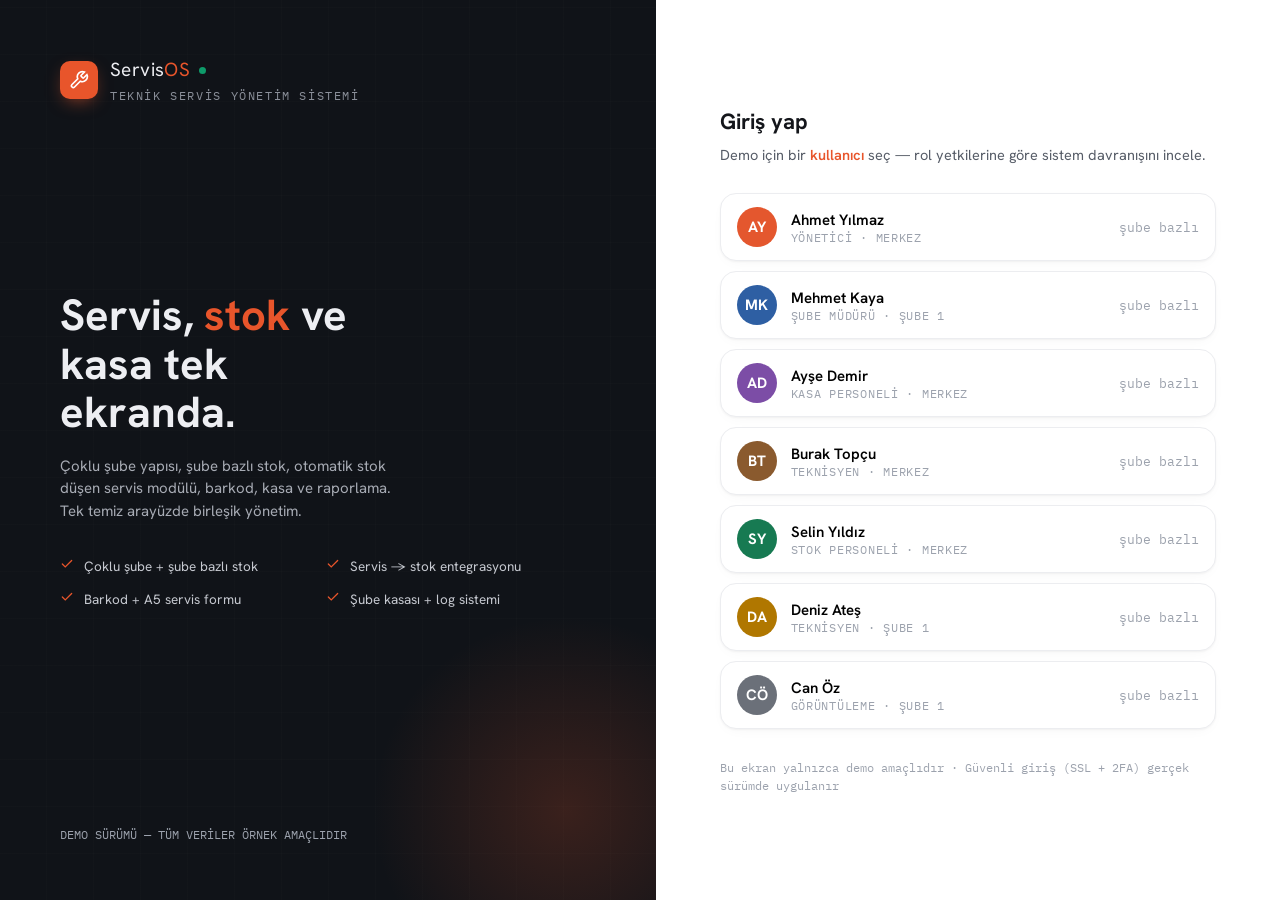
<file: index.html>
<!DOCTYPE html>
<html lang="tr">
<head>
<meta charset="UTF-8">
<meta name="viewport" content="width=device-width, initial-scale=1">
<title>ServisOS — Teknik Servis Yönetim Sistemi (Demo)</title>
<link rel="preconnect" href="https://fonts.googleapis.com">
<link rel="preconnect" href="https://fonts.gstatic.com" crossorigin>
<link href="https://fonts.googleapis.com/css2?family=Hanken+Grotesk:wght@400;500;600;700;800&family=IBM+Plex+Mono:wght@400;500;600&display=swap" rel="stylesheet">
<link rel="stylesheet" href="app.css">
</head>
<body>
<script>
/* Rol seçimi bu dosyada; her kart o rolün kendi paneline (ayrı dosya) yönlendirir */
window.ROLE_LINKS={
  admin:'yonetici.html',
  manager:'sube-muduru.html',
  tech:'teknisyen.html',
  cash:'kasa.html',
  stock:'stok.html',
  view:'goruntuleme.html'
};
</script>
<script src="app.js"></script>
</body>
</html>
</file>
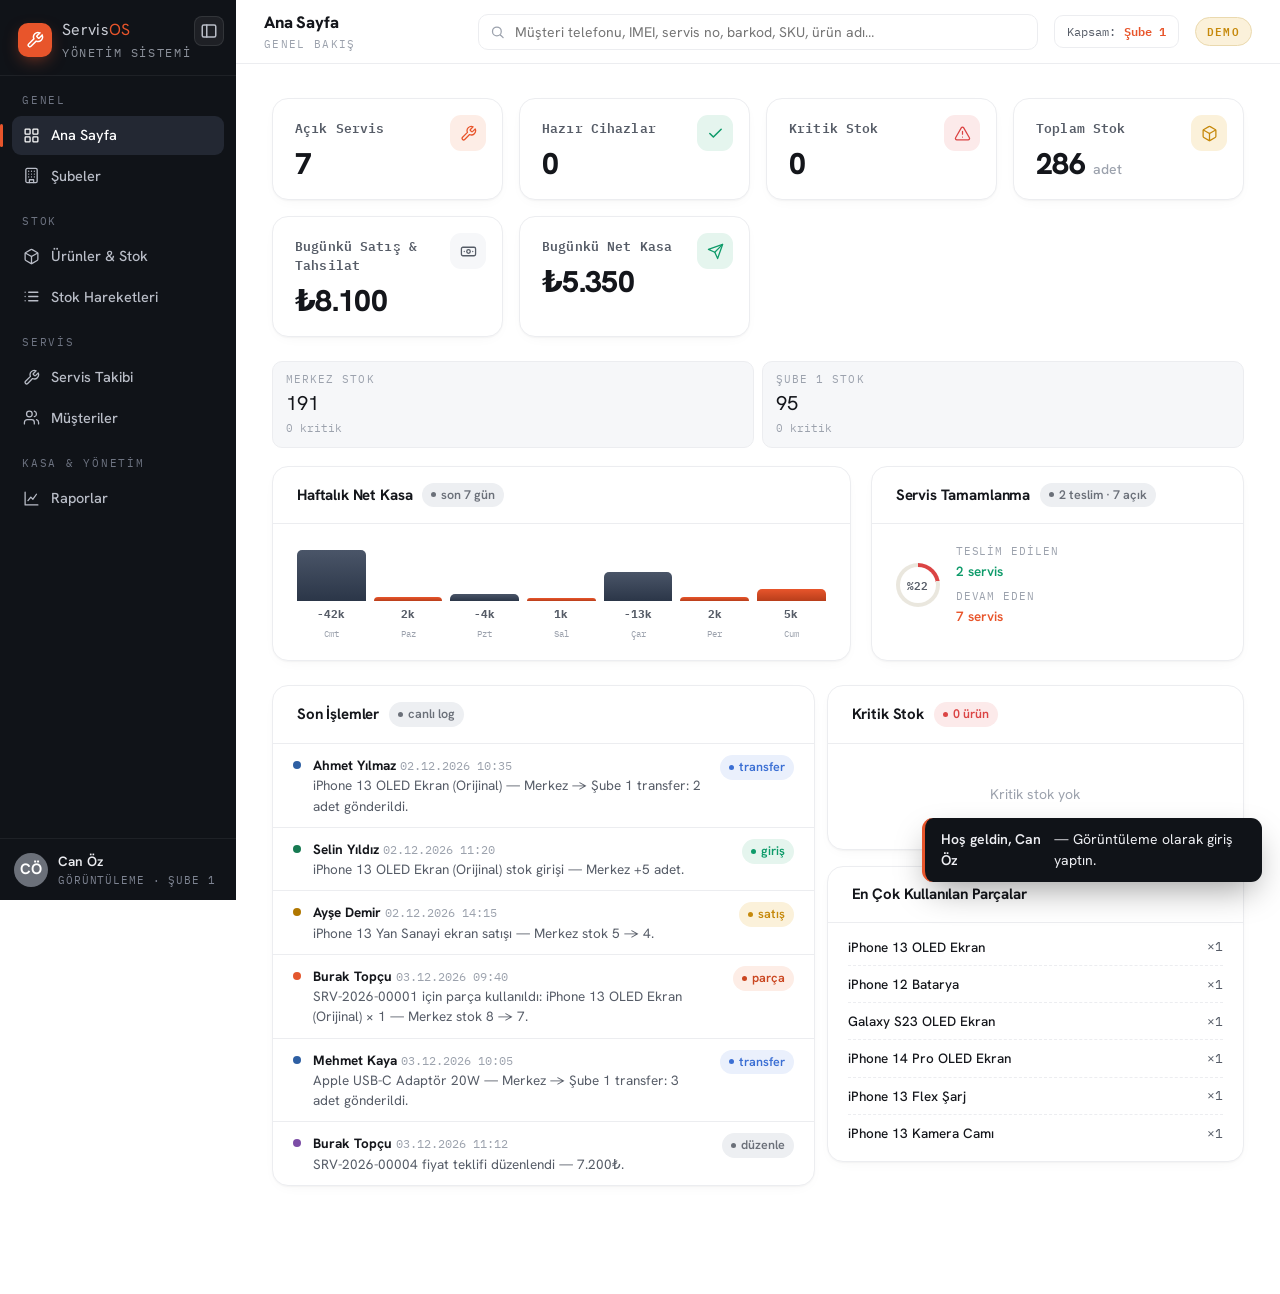
<file: goruntuleme.html>
<!DOCTYPE html>
<html lang="tr">
<head>
<meta charset="UTF-8">
<meta name="viewport" content="width=device-width, initial-scale=1">
<title>ServisOS — Görüntüleme Paneli</title>
<link rel="preconnect" href="https://fonts.googleapis.com">
<link rel="preconnect" href="https://fonts.gstatic.com" crossorigin>
<link href="https://fonts.googleapis.com/css2?family=Hanken+Grotesk:wght@400;500;600;700;800&family=IBM+Plex+Mono:wght@400;500;600&display=swap" rel="stylesheet">
<link rel="stylesheet" href="app.css">
</head>
<body>
<script>window.FORCE_ROLE='view';</script>
<script src="app.js"></script>
</body>
</html>
</file>
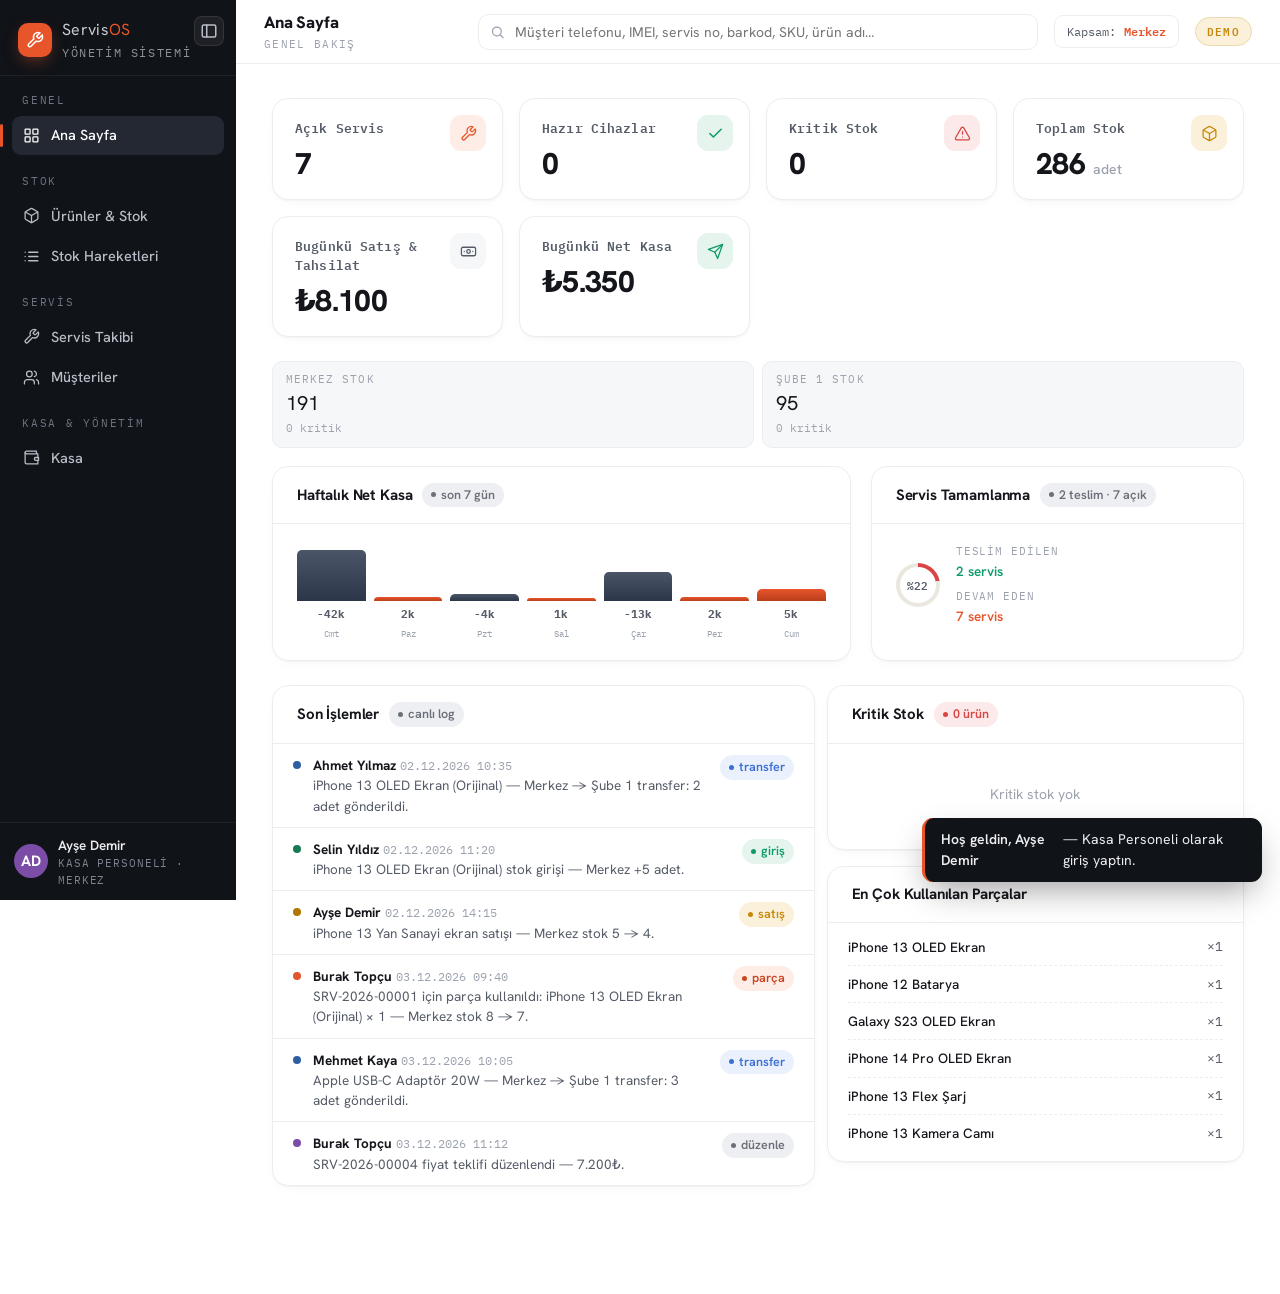
<file: kasa.html>
<!DOCTYPE html>
<html lang="tr">
<head>
<meta charset="UTF-8">
<meta name="viewport" content="width=device-width, initial-scale=1">
<title>ServisOS — Kasa Personeli Paneli</title>
<link rel="preconnect" href="https://fonts.googleapis.com">
<link rel="preconnect" href="https://fonts.gstatic.com" crossorigin>
<link href="https://fonts.googleapis.com/css2?family=Hanken+Grotesk:wght@400;500;600;700;800&family=IBM+Plex+Mono:wght@400;500;600&display=swap" rel="stylesheet">
<link rel="stylesheet" href="app.css">
</head>
<body>
<script>window.FORCE_ROLE='cash';</script>
<script src="app.js"></script>
</body>
</html>
</file>
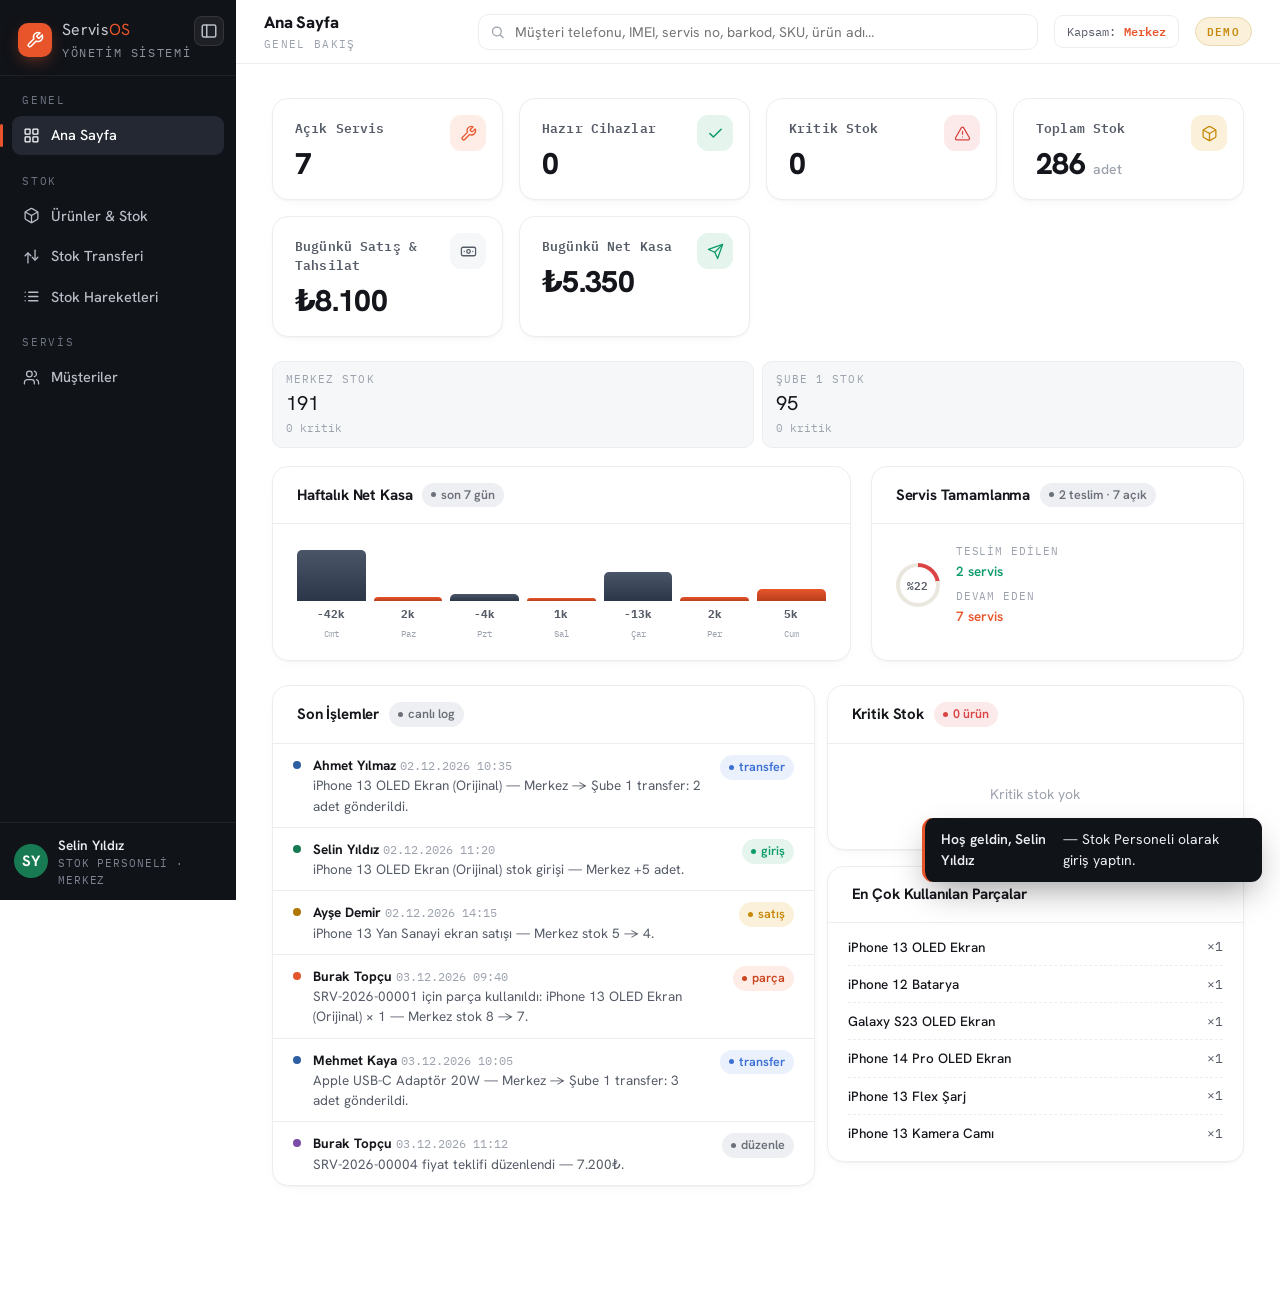
<file: stok.html>
<!DOCTYPE html>
<html lang="tr">
<head>
<meta charset="UTF-8">
<meta name="viewport" content="width=device-width, initial-scale=1">
<title>ServisOS — Stok Personeli Paneli</title>
<link rel="preconnect" href="https://fonts.googleapis.com">
<link rel="preconnect" href="https://fonts.gstatic.com" crossorigin>
<link href="https://fonts.googleapis.com/css2?family=Hanken+Grotesk:wght@400;500;600;700;800&family=IBM+Plex+Mono:wght@400;500;600&display=swap" rel="stylesheet">
<link rel="stylesheet" href="app.css">
</head>
<body>
<script>window.FORCE_ROLE='stock';</script>
<script src="app.js"></script>
</body>
</html>
</file>
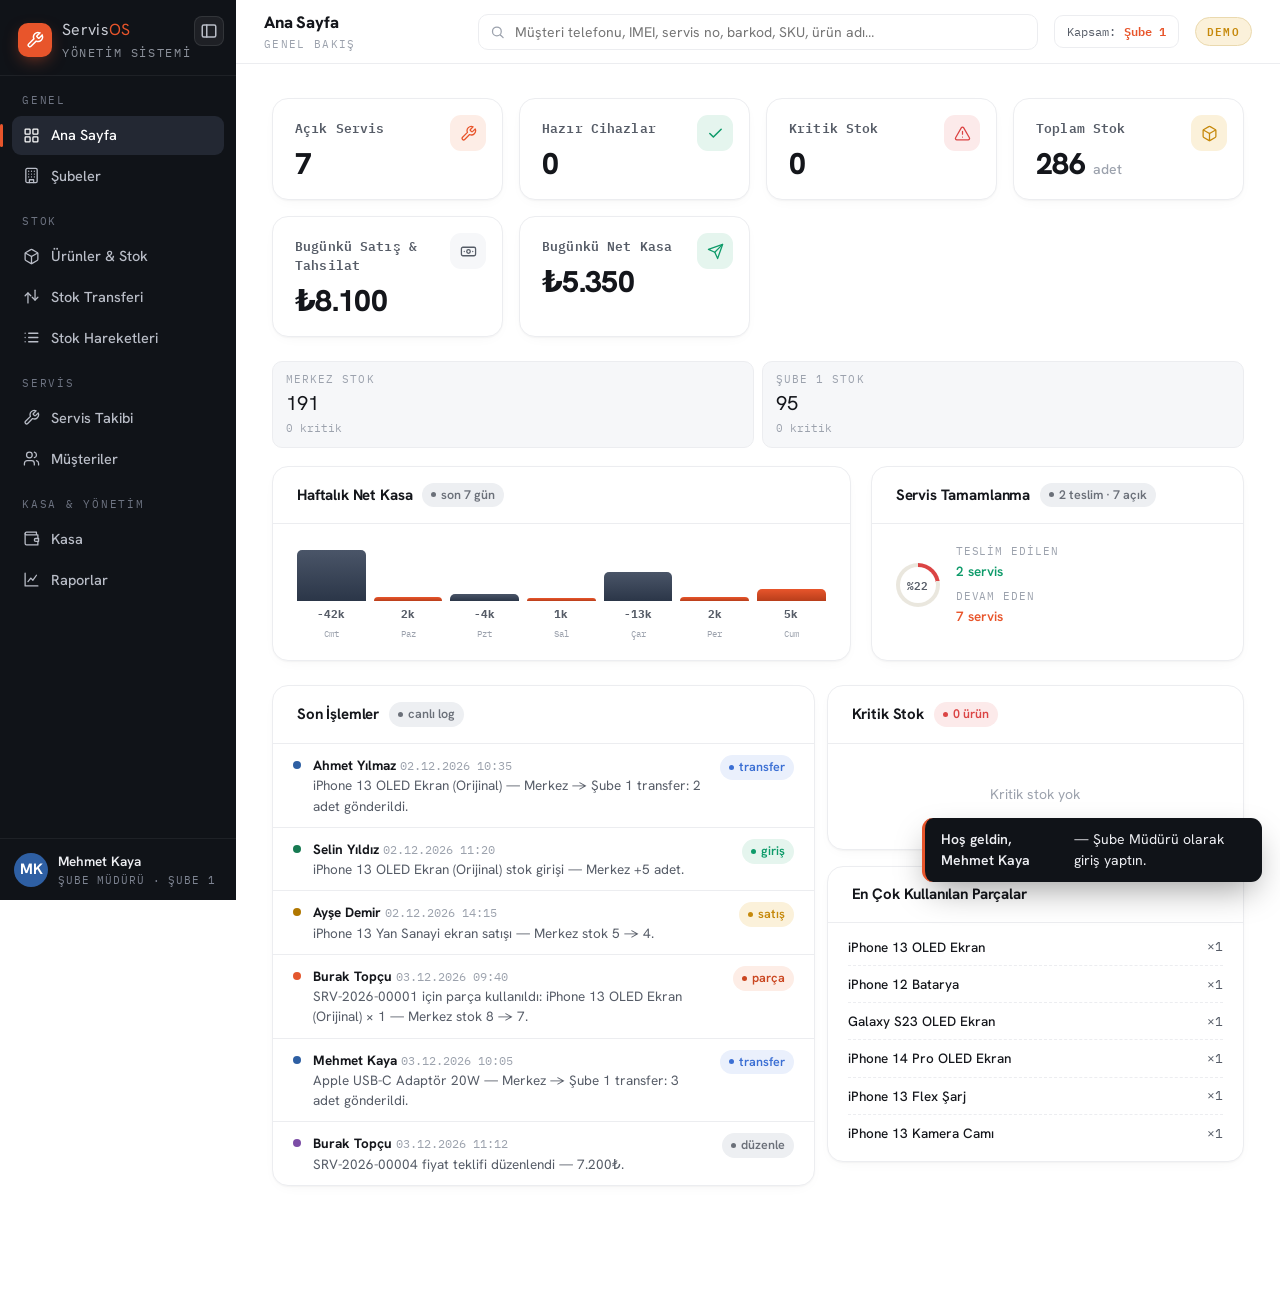
<file: sube-muduru.html>
<!DOCTYPE html>
<html lang="tr">
<head>
<meta charset="UTF-8">
<meta name="viewport" content="width=device-width, initial-scale=1">
<title>ServisOS — Şube Müdürü Paneli</title>
<link rel="preconnect" href="https://fonts.googleapis.com">
<link rel="preconnect" href="https://fonts.gstatic.com" crossorigin>
<link href="https://fonts.googleapis.com/css2?family=Hanken+Grotesk:wght@400;500;600;700;800&family=IBM+Plex+Mono:wght@400;500;600&display=swap" rel="stylesheet">
<link rel="stylesheet" href="app.css">
</head>
<body>
<script>window.FORCE_ROLE='manager';</script>
<script src="app.js"></script>
</body>
</html>
</file>
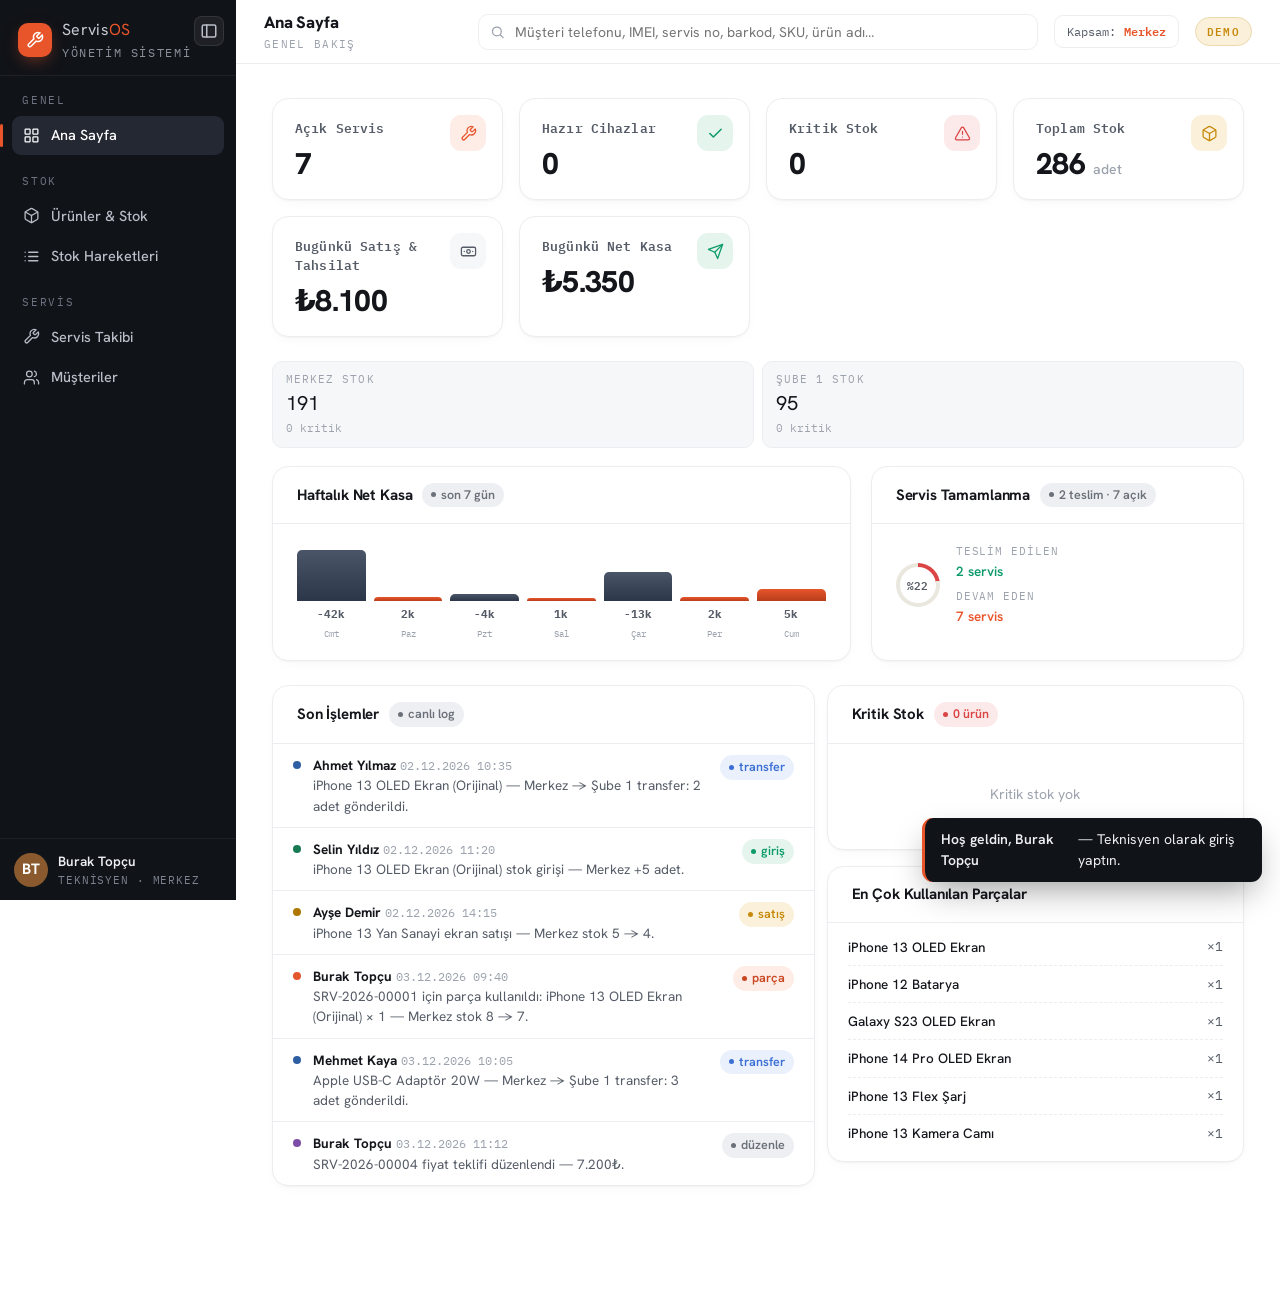
<file: teknisyen.html>
<!DOCTYPE html>
<html lang="tr">
<head>
<meta charset="UTF-8">
<meta name="viewport" content="width=device-width, initial-scale=1">
<title>ServisOS — Teknisyen Paneli</title>
<link rel="preconnect" href="https://fonts.googleapis.com">
<link rel="preconnect" href="https://fonts.gstatic.com" crossorigin>
<link href="https://fonts.googleapis.com/css2?family=Hanken+Grotesk:wght@400;500;600;700;800&family=IBM+Plex+Mono:wght@400;500;600&display=swap" rel="stylesheet">
<link rel="stylesheet" href="app.css">
</head>
<body>
<script>window.FORCE_ROLE='tech';</script>
<script src="app.js"></script>
</body>
</html>
</file>
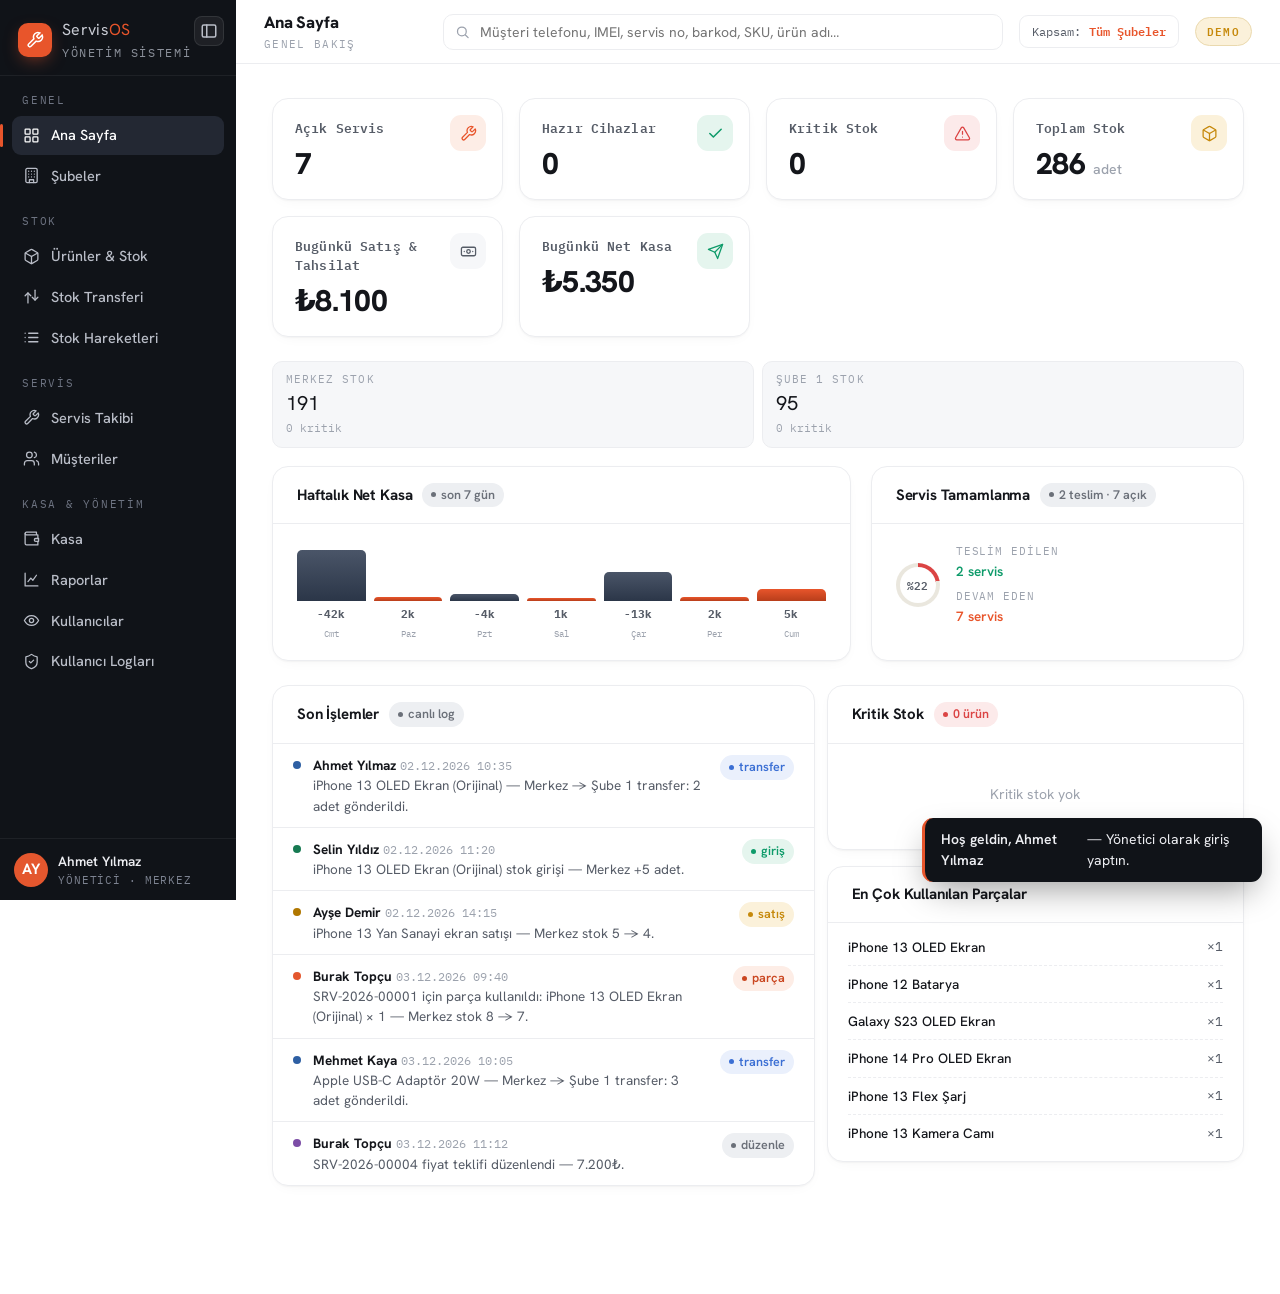
<file: yonetici.html>
<!DOCTYPE html>
<html lang="tr">
<head>
<meta charset="UTF-8">
<meta name="viewport" content="width=device-width, initial-scale=1">
<title>ServisOS — Yönetici Paneli</title>
<link rel="preconnect" href="https://fonts.googleapis.com">
<link rel="preconnect" href="https://fonts.gstatic.com" crossorigin>
<link href="https://fonts.googleapis.com/css2?family=Hanken+Grotesk:wght@400;500;600;700;800&family=IBM+Plex+Mono:wght@400;500;600&display=swap" rel="stylesheet">
<link rel="stylesheet" href="app.css">
</head>
<body>
<script>window.FORCE_ROLE='admin';</script>
<script src="app.js"></script>
</body>
</html>
</file>
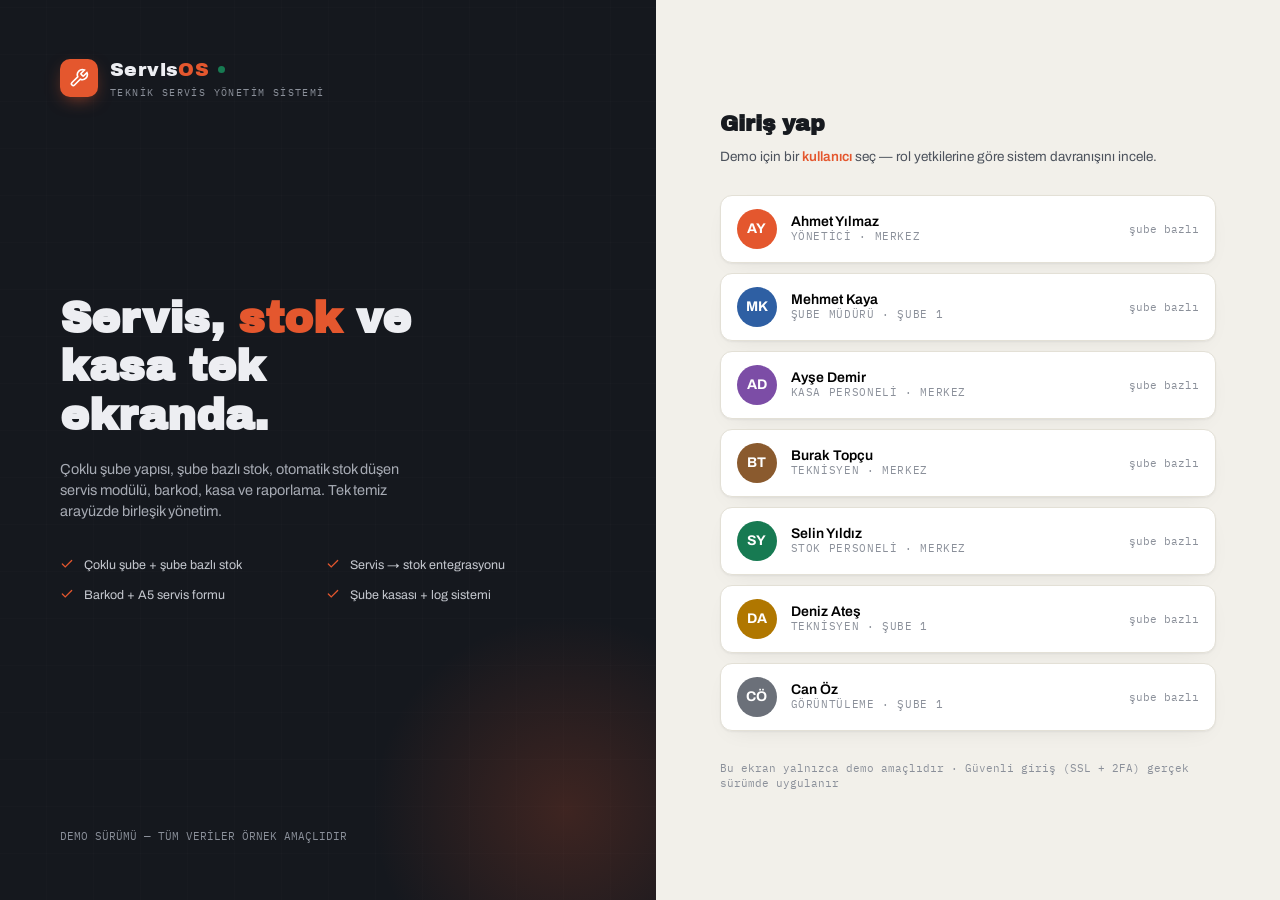
<file: _backup/index.original.html>
<!DOCTYPE html>
<html lang="tr">
<head>
<meta charset="UTF-8">
<meta name="viewport" content="width=device-width, initial-scale=1">
<title>ServisOS — Teknik Servis Yönetim Sistemi (Demo)</title>
<link rel="preconnect" href="https://fonts.googleapis.com">
<link rel="preconnect" href="https://fonts.gstatic.com" crossorigin>
<link href="https://fonts.googleapis.com/css2?family=Archivo:wght@400;500;600;700&family=Archivo+Black&family=IBM+Plex+Mono:wght@400;500;600&display=swap" rel="stylesheet">
<style>
:root{
  --bg:#F2F0EA; --panel:#FFFFFF; --ink:#171A1F; --ink2:#4C525C; --ink3:#8B909A;
  --line:#E3E0D6; --line2:#D6D2C6;
  --accent:#E4572E; --accent-soft:#FBEAE2; --accent-dark:#C5451F;
  --green:#177A52; --green-soft:#E4F2EB;
  --red:#C93A3A; --red-soft:#FBE7E5;
  --amber:#B07700; --amber-soft:#FAF0DC;
  --blue:#2E5FA3; --blue-soft:#E7EEF8;
  --side:#15181E; --side2:#1E222B; --side3:#262B36;
  --mono:'IBM Plex Mono',ui-monospace,monospace;
  --sans:'Archivo',system-ui,sans-serif;
  --disp:'Archivo Black',system-ui,sans-serif;
  --r:12px; --shadow:0 1px 2px rgba(23,26,31,.05),0 8px 24px -12px rgba(23,26,31,.10);
}
*{margin:0;padding:0;box-sizing:border-box}
html,body{height:100%}
body{font-family:var(--sans);background:var(--bg);color:var(--ink);font-size:14px;line-height:1.45;
  background-image:radial-gradient(circle at 12% 0%,rgba(228,87,46,.05),transparent 42%),radial-gradient(circle at 88% 100%,rgba(23,122,82,.05),transparent 40%)}
::selection{background:var(--accent);color:#fff}
::-webkit-scrollbar{width:10px;height:10px}
::-webkit-scrollbar-thumb{background:#CFCBBE;border-radius:8px;border:2px solid var(--bg)}
::-webkit-scrollbar-track{background:transparent}
button{font-family:var(--sans);cursor:pointer}
input,select,textarea{font-family:var(--sans);font-size:13.5px;color:var(--ink)}
.mono{font-family:var(--mono)}
.hide{display:none!important}

/* ---------- LOGIN ---------- */
#login{min-height:100vh;display:grid;grid-template-columns:1.05fr 1fr}
.login-brand{background:var(--side);color:#EDEEF2;padding:56px 60px;display:flex;flex-direction:column;justify-content:space-between;position:relative;overflow:hidden}
.login-brand::before{content:'';position:absolute;inset:0;opacity:.5;background:
  repeating-linear-gradient(0deg,transparent 0 46px,rgba(255,255,255,.025) 46px 47px),
  repeating-linear-gradient(90deg,transparent 0 46px,rgba(255,255,255,.025) 46px 47px)}
.login-brand .wall{position:absolute;right:-120px;bottom:-120px;width:420px;height:420px;border-radius:50%;background:radial-gradient(circle,rgba(228,87,46,.20),transparent 65%)}
.logo{display:flex;align-items:center;gap:12px;position:relative}
.logo-ic{width:38px;height:38px;border-radius:10px;background:var(--accent);display:grid;place-items:center;color:#fff;box-shadow:0 6px 18px -6px rgba(228,87,46,.7)}
.logo-name{font-family:var(--disp);font-size:19px;letter-spacing:.02em}
.logo-sub{font-family:var(--mono);font-size:10px;color:#8B909A;letter-spacing:.14em;text-transform:uppercase;margin-top:2px}
.login-hero h1{font-family:var(--disp);font-size:clamp(26px,3.4vw,44px);line-height:1.12;margin-bottom:18px;max-width:14ch}
.login-hero h1 em{font-style:normal;color:var(--accent)}
.login-hero p{color:#A7ABB4;max-width:44ch;font-size:14.5px}
.feature-list{display:grid;grid-template-columns:1fr 1fr;gap:12px;max-width:520px;margin-top:34px}
.feature-list div{display:flex;gap:10px;align-items:flex-start;font-size:12.5px;color:#C6C9D0}
.feature-list svg{flex:none;margin-top:1px;color:var(--accent)}
.login-panel{display:flex;flex-direction:column;justify-content:center;padding:48px clamp(24px,5vw,72px);background:var(--bg)}
.login-panel h2{font-family:var(--disp);font-size:22px;margin-bottom:6px}
.login-panel .sub{color:var(--ink2);font-size:13.5px;margin-bottom:28px}
.login-panel .sub b{color:var(--accent);font-weight:600}
.user-cards{display:grid;gap:10px}
.u-card{display:flex;align-items:center;gap:14px;background:var(--panel);border:1px solid var(--line);border-radius:var(--r);padding:13px 16px;text-align:left;transition:.15s;box-shadow:var(--shadow)}
.u-card:hover{border-color:var(--accent);transform:translateX(3px)}
.u-av{width:40px;height:40px;border-radius:50%;display:grid;place-items:center;flex:none;color:#fff;font-weight:700;font-size:14px}
.u-card .u-nm{font-weight:600;font-size:14px}
.u-card .u-rl{font-family:var(--mono);font-size:10.5px;color:var(--ink3);text-transform:uppercase;letter-spacing:.06em}
.u-card .u-br{margin-left:auto;text-align:right;color:var(--ink3);font-size:11px;font-family:var(--mono)}
.login-foot{margin-top:30px;font-family:var(--mono);font-size:10.5px;color:var(--ink3)}

/* ---------- APP SHELL ---------- */
#app{display:none}
#app.on{display:block}
#sidebar{position:fixed;top:0;left:0;bottom:0;width:236px;background:var(--side);color:#C9CCD4;display:flex;flex-direction:column;z-index:50;transition:transform .25s ease}
.side-head{padding:18px 18px 14px;border-bottom:1px solid rgba(255,255,255,.06)}
.side-scroll{flex:1;overflow-y:auto;padding:14px 12px 20px}
.side-scroll::-webkit-scrollbar-thumb{background:#2A2F3A;border-color:var(--side)}
.nav-sec{font-family:var(--mono);font-size:9.5px;letter-spacing:.16em;text-transform:uppercase;color:#6E7482;margin:18px 10px 7px}
.nav-sec:first-child{margin-top:2px}
.nav a{display:flex;align-items:center;gap:11px;padding:8.5px 11px;border-radius:9px;color:#B9BDC7;text-decoration:none;font-size:13.5px;font-weight:500;margin-bottom:2px;position:relative;transition:.13s}
.nav a:hover{background:var(--side2);color:#EDEEF2}
.nav a.on{background:var(--side3);color:#fff}
.nav a.on::before{content:'';position:absolute;left:-12px;top:8px;bottom:8px;width:3px;border-radius:4px;background:var(--accent)}
.nav a svg{width:17px;height:17px;flex:none}
.nav .lock{margin-left:auto;font-size:0;color:#6E7482}
.side-foot{padding:12px 14px;border-top:1px solid rgba(255,255,255,.06)}
.side-user{display:flex;gap:10px;align-items:center}
.side-user .u-av{width:34px;height:34px}
.side-user .nm{font-size:12.5px;font-weight:600;color:#EDEEF2;white-space:nowrap;overflow:hidden;text-overflow:ellipsis}
.side-user .rl{font-family:var(--mono);font-size:9.5px;color:#7D8391;text-transform:uppercase;letter-spacing:.08em}
#main{margin-left:236px;min-height:100vh;display:flex;flex-direction:column}
#topbar{position:sticky;top:0;z-index:40;height:58px;background:rgba(242,240,234,.86);backdrop-filter:blur(10px);border-bottom:1px solid var(--line);display:flex;align-items:center;gap:14px;padding:0 22px}
#burger{display:none;background:none;border:0;color:var(--ink);padding:6px}
#topbar .page-title{font-family:var(--disp);font-size:15px;white-space:nowrap}
#topbar .page-title small{display:block;font-family:var(--mono);font-size:9.5px;color:var(--ink3);letter-spacing:.12em;text-transform:uppercase;font-weight:400;margin-top:1px}
.searchbox{position:relative;flex:1;max-width:560px;margin-left:auto}
.searchbox svg{position:absolute;left:12px;top:50%;transform:translateY(-50%);width:15px;height:15px;color:var(--ink3);pointer-events:none}
.searchbox input{width:100%;height:36px;border:1px solid var(--line);border-radius:10px;background:var(--panel);padding:0 12px 0 36px;outline:none;transition:.15s;font-size:13px}
.searchbox input:focus{border-color:var(--accent);box-shadow:0 0 0 3px rgba(228,87,46,.13)}
.search-results{position:absolute;top:42px;left:0;right:0;background:var(--panel);border:1px solid var(--line);border-radius:12px;box-shadow:0 16px 40px -12px rgba(23,26,31,.25);overflow:hidden;z-index:60}
.sr-item{display:flex;gap:10px;align-items:center;padding:9px 13px;cursor:pointer;border-bottom:1px solid var(--line)}
.sr-item:last-child{border-bottom:0}
.sr-item:hover{background:var(--accent-soft)}
.sr-item .t{font-size:12.5px;font-weight:600}
.sr-item .s{font-family:var(--mono);font-size:10px;color:var(--ink3)}
.sr-item .k{margin-left:auto;font-family:var(--mono);font-size:9px;letter-spacing:.08em;padding:2px 7px;border-radius:6px;background:var(--bg);color:var(--ink3);text-transform:uppercase}
.top-chip{display:flex;align-items:center;gap:8px;font-family:var(--mono);font-size:10px;color:var(--ink2);background:var(--panel);border:1px solid var(--line);border-radius:9px;padding:7px 12px;white-space:nowrap}
.top-chip b{color:var(--accent);font-weight:600}
.demo-pill{font-family:var(--mono);font-size:9.5px;letter-spacing:.12em;background:var(--amber-soft);color:var(--amber);border:1px solid #EAD9AE;padding:5px 11px;border-radius:999px;white-space:nowrap;font-weight:600}
#view{padding:24px 26px 70px;max-width:1380px;width:100%;margin:0 auto;flex:1}
.overlay{position:fixed;inset:0;background:rgba(15,17,21,.55);backdrop-filter:blur(3px);z-index:70;display:grid;place-items:center;padding:20px;animation:fadeIn .18s ease}
.modal{background:var(--panel);border-radius:16px;width:100%;max-width:640px;max-height:92vh;overflow:auto;box-shadow:0 30px 80px -20px rgba(0,0,0,.5);animation:pop .22s cubic-bezier(.2,1.2,.4,1)}
.modal.wide{max-width:860px}
.modal.xl{max-width:1080px}
.modal-head{display:flex;align-items:center;gap:12px;padding:18px 22px;border-bottom:1px solid var(--line);position:sticky;top:0;background:var(--panel);border-radius:16px 16px 0 0;z-index:2}
.modal-head h3{font-size:15px;font-weight:700}
.modal-head .sub{font-family:var(--mono);font-size:10px;color:var(--ink3);margin-top:1px}
.modal-body{padding:20px 22px}
.modal-foot{padding:14px 22px;border-top:1px solid var(--line);display:flex;gap:10px;justify-content:flex-end;position:sticky;bottom:0;background:var(--panel);border-radius:0 0 16px 16px}
.x-close{margin-left:auto;background:none;border:0;color:var(--ink3);padding:6px;border-radius:8px}
.x-close:hover{background:var(--bg);color:var(--ink)}

/* ---------- SHEET (A5) ---------- */
#printArea{display:none}
@media print{
  body *{visibility:hidden}
  #printArea,#printArea *{visibility:visible}
  #printArea{display:block;position:absolute;left:0;top:0;width:100%}
  @page{size:A5 portrait;margin:9mm}
}
.a5sheet{width:148mm;min-height:210mm;background:#fff;padding:9mm;font-family:var(--sans);color:#111}
.a5sheet *{font-size:10pt;line-height:1.45}
.a5-head{display:flex;justify-content:space-between;align-items:flex-start;border-bottom:2px solid #111;padding-bottom:8px;margin-bottom:10px}
.a5-head .co{font-family:var(--disp);font-size:15pt;letter-spacing:.02em}
.a5-head .co span{color:var(--accent)}
.a5-head .inf{text-align:right;font-size:8.5pt;color:#444}
.a5-head .srvid{font-family:var(--mono);font-size:13pt;font-weight:600}
.a5-grid{display:grid;grid-template-columns:1fr 1fr;gap:6px 14px;margin-bottom:10px}
.a5-grid .f label{display:block;font-family:var(--mono);font-size:7.5pt;letter-spacing:.1em;text-transform:uppercase;color:#777;margin-bottom:1px}
.a5-grid .f div{border-bottom:1px dashed #BBB;padding:3px 0 5px;font-weight:600}
.a5-grid .full{grid-column:1/-1}
.a5-title{font-family:var(--mono);font-size:8pt;letter-spacing:.14em;text-transform:uppercase;color:var(--accent);margin:12px 0 6px;font-weight:600}
.a5-box{border:1px solid #ccc;border-radius:4px;padding:8px 10px;min-height:30px;font-size:9pt}
.a5-table{width:100%;border-collapse:collapse;font-size:9pt}
.a5-table th{font-family:var(--mono);font-size:7.5pt;text-transform:uppercase;letter-spacing:.06em;color:#555;text-align:left;border-bottom:1px solid #999;padding:4px 6px}
.a5-table td{border-bottom:1px solid #E3E0D6;padding:5px 6px}
.a5-total{display:flex;justify-content:flex-end;gap:26px;margin-top:10px;font-size:11pt}
.a5-total .v{font-weight:700}
.a5-total .big{font-size:13pt}
.a5-warr{font-size:8.5pt;color:#555;border:1px solid #DDD;border-radius:4px;padding:7px 9px;margin-top:12px;background:#FAF9F5}
.a5-sign{display:grid;grid-template-columns:1fr 1fr;gap:40px;margin-top:44px}
.a5-sign div{border-top:1px solid #111;padding-top:5px;font-family:var(--mono);font-size:8pt;text-align:center;color:#333}
.a5-line{font-family:var(--mono);font-size:8pt;letter-spacing:.02em}
.a5-sku{word-break:break-all}

/* ---------- SHARED UI ---------- */
.card{background:var(--panel);border:1px solid var(--line);border-radius:var(--r);box-shadow:var(--shadow)}
.card-pad{padding:18px 20px}
.card-h{display:flex;align-items:center;gap:10px;padding:14px 20px;border-bottom:1px solid var(--line)}
.card-h h4{font-size:13.5px;font-weight:700;letter-spacing:.01em}
.card-h .act{margin-left:auto;display:flex;gap:8px}
.btn{display:inline-flex;align-items:center;gap:8px;border:1px solid transparent;border-radius:10px;padding:8.5px 15px;font-size:13px;font-weight:600;background:var(--accent);color:#fff;transition:.15s}
.btn:hover{background:var(--accent-dark);box-shadow:0 4px 14px -4px rgba(228,87,46,.55)}
.btn svg{width:15px;height:15px}
.btn.ghost{background:var(--panel);border-color:var(--line2);color:var(--ink)}
.btn.ghost:hover{background:var(--bg);box-shadow:none}
.btn.sm{padding:6px 11px;font-size:12px;border-radius:8px}
.btn.danger{background:var(--red)}
.btn.danger:hover{background:#A82E2E;box-shadow:0 4px 14px -4px rgba(201,58,58,.5)}
.btn.green{background:var(--green)}
.btn.green:hover{background:#115E3F;box-shadow:0 4px 14px -4px rgba(23,122,82,.5)}
.btn.ghost:disabled,.btn:disabled{opacity:.45;cursor:not-allowed;box-shadow:none}
.btn[disabled]:hover{background:var(--accent);box-shadow:none}
.btn-ghost[disabled]:hover{background:var(--panel)}
.bdg{display:inline-flex;align-items:center;gap:5px;font-size:11px;font-weight:600;padding:3px 9px;border-radius:999px;white-space:nowrap}
.bdg::before{content:'';width:5px;height:5px;border-radius:50%;background:currentColor}
.bdg.acc{background:var(--accent-soft);color:var(--accent-dark)}
.bdg.grn{background:var(--green-soft);color:var(--green)}
.bdg.red{background:var(--red-soft);color:var(--red)}
.bdg.amb{background:var(--amber-soft);color:var(--amber)}
.bdg.blu{background:var(--blue-soft);color:var(--blue)}
.bdg.mut{background:#ECEAE3;color:#6B7079}
.bdg.dark{background:var(--side);color:#DFE2E8}
input.fld,select.fld,textarea.fld{width:100%;height:38px;border:1px solid var(--line2);border-radius:9px;padding:0 12px;background:#FCFBF8;outline:none;transition:.14s;color:var(--ink)}
textarea.fld{height:auto;padding:9px 12px;resize:vertical;min-height:70px}
input.fld:focus,select.fld:focus,textarea.fld:focus{border-color:var(--accent);background:#fff;box-shadow:0 0 0 3px rgba(228,87,46,.12)}
.lbl{display:block;font-family:var(--mono);font-size:9.5px;letter-spacing:.1em;text-transform:uppercase;color:var(--ink3);margin-bottom:5px;font-weight:500}
.f-row{display:grid;grid-template-columns:1fr 1fr;gap:12px}
.f-row3{display:grid;grid-template-columns:1fr 1fr 1fr;gap:12px}
.f-group{margin-bottom:13px}
.tbl-wrap{overflow-x:auto}
.tbl{width:100%;border-collapse:collapse;font-size:12.8px}
.tbl th{font-family:var(--mono);font-size:9.5px;letter-spacing:.1em;text-transform:uppercase;color:var(--ink3);text-align:left;padding:10px 12px;border-bottom:1px solid var(--line2);white-space:nowrap;background:#FBF9F4}
.tbl td{padding:10px 12px;border-bottom:1px solid var(--line);vertical-align:middle}
.tbl tbody tr{cursor:pointer;transition:background .1s}
.tbl tbody tr:hover{background:#FBF9F2}
.tbl .num{font-family:var(--mono);text-align:right;white-space:nowrap}
.tbl .cnt{text-align:center}
.tbl .mono2{font-family:var(--mono);font-size:11.5px;white-space:nowrap}
.tbl tr.no-hover:hover{background:transparent}
.stat-grid{display:grid;grid-template-columns:repeat(auto-fit,minmax(200px,1fr));gap:14px;margin-bottom:20px}
.stat{background:var(--panel);border:1px solid var(--line);border-radius:14px;padding:16px 18px;box-shadow:var(--shadow);position:relative;overflow:hidden;animation:rise .35s both;animation-delay:var(--d,0s)}
.stat .num{font-family:var(--disp);font-size:27px;letter-spacing:.01em;margin-top:6px;line-height:1.1}
.stat .num small{font-family:var(--mono);font-size:12px;color:var(--ink3);font-weight:400}
.stat .lbl{font-family:var(--mono);font-size:10px;letter-spacing:.12em;text-transform:uppercase;color:var(--ink3)}
.stat .ic{position:absolute;right:14px;top:14px;width:34px;height:34px;border-radius:10px;display:grid;place-items:center;background:var(--bg)}
.stat .ic svg{width:17px;height:17px;color:var(--ink2)}
.stat.bump .ic{background:var(--accent-soft)} .stat.bump .ic svg{color:var(--accent)}
.stat.bump2 .ic{background:var(--green-soft)} .stat.bump2 .ic svg{color:var(--green)}
.stat.bump3 .ic{background:var(--red-soft)} .stat.bump3 .ic svg{color:var(--red)}
.stat.bump4 .ic{background:var(--amber-soft)} .stat.bump4 .ic svg{color:var(--amber)}
.grid2{display:grid;grid-template-columns:1.55fr 1fr;gap:16px;margin-bottom:20px}
.grid-2b{display:grid;grid-template-columns:1fr 1fr;gap:16px}
.sec-t{font-family:var(--mono);font-size:10.5px;letter-spacing:.14em;text-transform:uppercase;color:var(--ink3);margin:26px 0 12px;display:flex;align-items:center;gap:10px}
.sec-t::after{content:'';flex:1;height:1px;background:var(--line)}
.empty{padding:34px;text-align:center;color:var(--ink3);font-size:13px}
.empty svg{width:30px;height:30px;margin:0 auto 10px;display:block;color:var(--line2)}
@keyframes rise{from{opacity:0;transform:translateY(8px)}to{opacity:1;transform:none}}
@keyframes fadeIn{from{opacity:0}to{opacity:1}}
@keyframes pop{from{opacity:0;transform:scale(.96) translateY(8px)}to{opacity:1;transform:none}}
@keyframes toastIn{from{opacity:0;transform:translateX(24px)}to{opacity:1;transform:none}}
#toasts{position:fixed;right:18px;bottom:18px;z-index:99;display:flex;flex-direction:column;gap:9px}
.toast{background:var(--side);color:#EDEEF2;padding:11px 16px;border-radius:11px;font-size:12.8px;box-shadow:0 14px 34px -8px rgba(0,0,0,.4);display:flex;gap:9px;align-items:flex-start;max-width:340px;animation:toastIn .25s ease;border-left:3px solid var(--accent)}
.toast.ok{border-left-color:var(--green)}
.toast.warn{border-left-color:var(--amber)}
.toast b{font-weight:600}
.notes{display:flex;gap:10px;align-items:flex-start;background:var(--amber-soft);border:1px solid #EAD9AE;color:#6B5609;border-radius:10px;padding:10px 14px;font-size:12px;margin-bottom:16px}
.notes svg{width:15px;height:15px;flex:none;margin-top:1px}
.notes.blu{background:var(--blue-soft);border-color:#CBD9EC;color:#24466F}
.notes.grn{background:var(--green-soft);border-color:#BFE2D1;color:#0E5C3D}

/* ---------- PRODUCTS ---------- */
.prod-layout{display:grid;grid-template-columns:252px 1fr;gap:16px;align-items:start}
.tree{background:var(--panel);border:1px solid var(--line);border-radius:var(--r);box-shadow:var(--shadow);padding:14px;position:sticky;top:74px}
.tree .t-search{position:relative;margin-bottom:10px}
.tree .t-search svg{position:absolute;left:10px;top:50%;transform:translateY(-50%);width:13px;height:13px;color:var(--ink3)}
.tree .t-search input{width:100%;height:32px;border:1px solid var(--line);border-radius:8px;padding:0 9px 0 29px;font-size:12px;outline:none;background:#FCFBF8}
.tree .t-search input:focus{border-color:var(--accent)}
details.tree-grp{border:1px solid var(--line);border-radius:9px;margin-bottom:7px;overflow:hidden}
details.tree-grp summary{list-style:none;display:flex;align-items:center;gap:8px;padding:8px 11px;cursor:pointer;font-size:12.5px;font-weight:600;background:#FBFAF6;user-select:none}
details.tree-grp summary::-webkit-details-marker{display:none}
details.tree-grp summary .car{display:grid;place-items:center;width:14px;height:14px;transition:.15s}
details.tree-grp[open] summary .car{transform:rotate(90deg)}
details.tree-grp summary .sc{margin-left:auto;font-family:var(--mono);font-size:9.5px;color:var(--ink3);background:var(--bg);padding:1px 7px;border-radius:99px}
.tree-item{display:flex;gap:7px;align-items:center;padding:6px 11px;font-size:12.3px;cursor:pointer;border-radius:7px;color:var(--ink2)}
.tree-item:hover{background:var(--bg);color:var(--ink)}
.tree-item.on{background:var(--accent-soft);color:var(--accent-dark);font-weight:600}
.tree-item .sc{margin-left:auto;font-family:var(--mono);font-size:9px;color:var(--ink3)}
.tree-item.sub{padding-left:20px}
.tree-item.leaf{padding-left:30px;font-size:12px}
.filter-bar{display:flex;flex-wrap:wrap;gap:9px;margin-bottom:14px;align-items:center}
.filter-bar select{height:34px;font-size:12.3px}
.filter-bar .q-chips{display:flex;gap:6px;margin-left:auto}
.chip{border:1px solid var(--line2);background:var(--panel);border-radius:999px;padding:5px 13px;font-size:11.8px;font-weight:600;color:var(--ink2);transition:.14s}
.chip:hover{border-color:var(--ink3)}
.chip.on{background:var(--side);color:#fff;border-color:var(--side)}
.prod-stock{display:flex;gap:6px}
.stock-cell{font-family:var(--mono);font-size:11px;border:1px solid var(--line);border-radius:8px;padding:3px 8px;text-align:center;min-width:52px;background:#FAF9F5}
.stock-cell.low{background:var(--red-soft);border-color:#F0C6C0;color:var(--red);font-weight:600}
.stock-cell.zero{background:var(--bg);color:var(--ink3)}
.stock-cell b{display:block;font-size:12.5px;font-weight:600;color:var(--ink)}
.stock-cell.low b{color:var(--red)}
.stock-cell.zero b{color:var(--ink3)}
.stock-cell span{display:block;font-family:var(--sans);font-size:8.5px;color:var(--ink3);text-transform:uppercase;letter-spacing:.04em}
.prod-name{font-weight:600;font-size:12.8px}
.prod-name small{display:block;font-weight:400;color:var(--ink3);font-size:11px;margin-top:2px}
.barcode{height:34px;background:repeating-linear-gradient(90deg,#111 0 2px,transparent 2px 5px,#111 5px 6px,transparent 6px 9px,#111 9px 12px,transparent 12px 14px,#111 14px 15px,transparent 15px 19px,#111 19px 22px,transparent 22px 26px);border-radius:3px;image-rendering:pixelated}

/* ---------- DASHBOARD ---------- */
.hero-bars{display:flex;align-items:flex-end;gap:8px;height:96px;padding-top:6px}
.hero-bars .bar{flex:1;display:flex;flex-direction:column;justify-content:flex-end;align-items:center;gap:5px;height:100%}
.hero-bars .bar i{width:100%;border-radius:5px 5px 0 0;background:linear-gradient(180deg,var(--accent),#B83E1B);min-height:3px;transition:.3s}
.hero-bars .bar.neg i{background:linear-gradient(180deg,#4A5568,#2B3648)}
.hero-bars .bar span{font-family:var(--mono);font-size:8.5px;color:var(--ink3)}
.hero-bars .bar b{font-family:var(--mono);font-size:9.5px;color:var(--ink2)}
.feed{display:flex;flex-direction:column}
.feed-item{display:flex;gap:12px;padding:11px 20px;border-bottom:1px solid var(--line);font-size:12.6px}
.feed-item:last-child{border-bottom:0}
.feed-item .dot{width:8px;height:8px;border-radius:50%;flex:none;margin-top:6px}
.feed-item .who b{font-weight:700}
.feed-item .when{font-family:var(--mono);font-size:10px;color:var(--ink3);white-space:nowrap}
.feed-item .what{color:var(--ink2)}
.br-stock{display:flex;gap:8px}
.br-stock .bs{flex:1;border:1px solid var(--line);border-radius:10px;padding:10px 13px;background:#FBF9F4}
.br-stock .bs .n{font-family:var(--disp);font-size:20px}
.br-stock .bs .l{font-family:var(--mono);font-size:9px;color:var(--ink3);text-transform:uppercase;letter-spacing:.1em}
.mini-cols{display:grid;grid-template-columns:1.3fr 1fr;gap:12px}
.parts-list{display:flex;flex-direction:column}
.parts-list .pl{display:flex;align-items:center;gap:10px;padding:8px 0;border-bottom:1px dashed var(--line);font-size:12.3px}
.parts-list .pl:last-child{border-bottom:0}
.parts-list .pl .nm{flex:1;font-weight:500;white-space:nowrap;overflow:hidden;text-overflow:ellipsis}
.parts-list .pl .cnt{font-family:var(--mono);font-size:11px;color:var(--ink2)}
.pl-bar{height:5px;border-radius:99px;background:var(--accent);opacity:.85}
.gauge{width:44px;height:44px;border-radius:50%;display:grid;place-items:center;font-family:var(--mono);font-size:12px;font-weight:600;flex:none}
.gauge.g{background:conic-gradient(var(--green) calc(var(--p)*1%),#EAE7DE 0)}
.gauge.o{background:conic-gradient(var(--amber) calc(var(--p)*1%),#EAE7DE 0)}
.gauge.r{background:conic-gradient(var(--red) calc(var(--p)*1%),#EAE7DE 0)}
.gauge i{background:#fff;width:36px;height:36px;border-radius:50%;display:grid;place-items:center;font-style:normal;font-size:9.5px;color:var(--ink2)}

/* ---------- MISC ---------- */
.role-badge{font-family:var(--mono);font-size:9.5px;letter-spacing:.06em;text-transform:uppercase;padding:3px 8px;border-radius:6px;font-weight:600}
.pm{display:grid;grid-template-columns:repeat(2,minmax(90px,1fr));gap:7px}
.pm td{font-size:12px;padding:5px 8px;border-bottom:1px dashed var(--line)}
.pm td:last-child{text-align:right;font-family:var(--mono);font-size:11px}
.pm .y{color:var(--green)} .pm .n{color:var(--ink3)}
.status-step{display:flex;flex-wrap:wrap;gap:6px}
.status-step .st{border:1px solid var(--line2);border-radius:99px;padding:4px 11px;font-size:11px;color:var(--ink2);font-weight:500}
.status-step .st.done{background:var(--green);border-color:var(--green);color:#fff}
.status-step .st.now{background:var(--accent);border-color:var(--accent);color:#fff;font-weight:600}
.status-step .st.pending{opacity:.45}
.total-bar{height:7px;background:var(--bg);border-radius:99px;overflow:hidden;margin-top:5px}
.total-bar i{display:block;height:100%;background:var(--accent);border-radius:99px}
.phone-svg{width:100%;max-width:120px}
.phone-svg .zone{cursor:pointer;transition:.15s}
.phone-svg .zone:hover{opacity:.75}
.device-card{border:1px solid var(--line);border-radius:12px;padding:14px;margin-bottom:12px;background:#FCFBF8}
.kv{display:grid;grid-template-columns:repeat(auto-fit,minmax(130px,1fr));gap:8px 14px;font-size:12.3px}
.kv .k{font-family:var(--mono);font-size:9px;letter-spacing:.09em;text-transform:uppercase;color:var(--ink3)}
.kv .v{font-weight:600;margin-top:1px}
.tabs{display:flex;gap:6px;border-bottom:1px solid var(--line);margin-bottom:16px;overflow-x:auto}
.tab{padding:9px 15px;font-size:12.8px;font-weight:600;color:var(--ink2);border:0;background:none;border-bottom:2px solid transparent;white-space:nowrap}
.tab.on{color:var(--accent);border-bottom-color:var(--accent)}
.filter-selects{display:flex;gap:8px;flex-wrap:wrap;margin-bottom:14px}
.filter-selects select{height:34px;font-size:12.3px}
.big-num{font-family:var(--disp);font-size:30px;letter-spacing:.01em}
@keyframes pulseDot{0%,100%{opacity:1}50%{opacity:.35}}
.live-dot{width:7px;height:7px;border-radius:50%;background:var(--green);animation:pulseDot 1.6s infinite}
.warn-strip{font-family:var(--mono);font-size:10px;color:var(--ink3);letter-spacing:.04em;display:flex;gap:6px;align-items:center;background:#F8F6F0;border:1px dashed var(--line2);border-radius:8px;padding:8px 11px}

/* ---------- RESPONSIVE ---------- */
@media(max-width:1100px){
  .grid2,.grid-2b,.mini-cols{grid-template-columns:1fr}
  .prod-layout{grid-template-columns:1fr}
  .tree{position:static}
}
@media(max-width:900px){
  #sidebar{transform:translateX(-100%);width:264px}
  #sidebar.open{transform:none;box-shadow:0 0 60px rgba(0,0,0,.4)}
  #main{margin-left:0}
  #burger{display:block}
  .top-chip,.demo-pill{display:none}
  .stat-grid{grid-template-columns:1fr 1fr}
  .f-row,.f-row3{grid-template-columns:1fr}
  .login-brand{display:none}
  #login{grid-template-columns:1fr}
  #view{padding:18px 14px 80px}
  #topbar{padding:0 12px}
}
@media(max-width:520px){
  .stat-grid{grid-template-columns:1fr}
}
</style>
</head>
<body>

<!-- ================= LOGIN ================= -->
<div id="login">
  <div class="login-brand">
    <div class="logo">
      <div class="logo-ic"><svg width="20" height="20" viewBox="0 0 24 24" fill="none" stroke="currentColor" stroke-width="2"><path d="M14.7 6.3a1 1 0 0 0 0 1.4l1.6 1.6a1 1 0 0 0 1.4 0l3.77-3.77a6 6 0 0 1-7.94 7.94l-6.91 6.91a2.12 2.12 0 0 1-3-3l6.91-6.91a6 6 0 0 1 7.94-7.94l-3.76 3.76z"/></svg></div>
      <div>
        <div style="display:flex;align-items:center;gap:9px"><span class="logo-name">Servis<span style="color:var(--accent)">OS</span></span><span class="live-dot"></span></div>
        <div class="logo-sub">Teknik Servis Yönetim Sistemi</div>
      </div>
    </div>
    <div class="wall"></div>
    <div class="login-hero">
      <h1>Servis, <em>stok</em> ve kasa tek ekranda.</h1>
      <p>Çoklu şube yapısı, şube bazlı stok, otomatik stok düşen servis modülü, barkod, kasa ve raporlama. Tek temiz arayüzde birleşik yönetim.</p>
      <div class="feature-list">
        <div><svg width="14" height="14" viewBox="0 0 24 24" fill="none" stroke="currentColor" stroke-width="2.2" stroke-linecap="round"><path d="M20 6L9 17l-5-5"/></svg>Çoklu şube + şube bazlı stok</div>
        <div><svg width="14" height="14" viewBox="0 0 24 24" fill="none" stroke="currentColor" stroke-width="2.2" stroke-linecap="round"><path d="M20 6L9 17l-5-5"/></svg>Servis → stok entegrasyonu</div>
        <div><svg width="14" height="14" viewBox="0 0 24 24" fill="none" stroke="currentColor" stroke-width="2.2" stroke-linecap="round"><path d="M20 6L9 17l-5-5"/></svg>Barkod + A5 servis formu</div>
        <div><svg width="14" height="14" viewBox="0 0 24 24" fill="none" stroke="currentColor" stroke-width="2.2" stroke-linecap="round"><path d="M20 6L9 17l-5-5"/></svg>Şube kasası + log sistemi</div>
      </div>
    </div>
    <div class="login-foot">DEMO SÜRÜMÜ — TÜM VERİLER ÖRNEK AMAÇLIDIR</div>
  </div>
  <div class="login-panel">
    <h2>Giriş yap</h2>
    <p class="sub">Demo için bir <b>kullanıcı</b> seç — rol yetkilerine göre sistem davranışını incele.</p>
    <div class="user-cards" id="loginUsers"></div>
    <div class="login-foot">Bu ekran yalnızca demo amaçlıdır · Güvenli giriş (SSL + 2FA) gerçek sürümde uygulanır</div>
  </div>
</div>

<!-- ================= APP ================= -->
<div id="app">
  <aside id="sidebar">
    <div class="side-head">
      <div class="logo" style="gap:10px">
        <div class="logo-ic" style="width:34px;height:34px"><svg width="18" height="18" viewBox="0 0 24 24" fill="none" stroke="currentColor" stroke-width="2"><path d="M14.7 6.3a1 1 0 0 0 0 1.4l1.6 1.6a1 1 0 0 0 1.4 0l3.77-3.77a6 6 0 0 1-7.94 7.94l-6.91 6.91a2.12 2.12 0 0 1-3-3l6.91-6.91a6 6 0 0 1 7.94-7.94l-3.76 3.76z"/></svg></div>
        <div>
          <div class="logo-name" style="font-size:16px">Servis<span style="color:var(--accent)">OS</span></div>
          <div class="logo-sub">YÖNETİM SİSTEMİ</div>
        </div>
      </div>
    </div>
    <div class="side-scroll">
      <div class="nav-sec">Genel</div>
      <nav class="nav" id="navGeneral"></nav>
      <div class="nav-sec">Stok</div>
      <nav class="nav" id="navStock"></nav>
      <div class="nav-sec">Servis</div>
      <nav class="nav" id="navService"></nav>
      <div class="nav-sec">Kasa & Yönetim</div>
      <nav class="nav" id="navManage"></nav>
    </div>
    <div class="side-foot">
      <div class="side-user" id="sideUser"></div>
    </div>
  </aside>

  <div id="main">
    <div id="topbar">
      <button id="burger" aria-label="Menü">
        <svg width="22" height="22" viewBox="0 0 24 24" fill="none" stroke="currentColor" stroke-width="2" stroke-linecap="round"><path d="M4 7h16M4 12h10M4 17h16"/></svg>
      </button>
      <div class="page-title" id="pageTitle"></div>
      <div class="searchbox">
        <svg viewBox="0 0 24 24" fill="none" stroke="currentColor" stroke-width="2" stroke-linecap="round"><circle cx="11" cy="11" r="7"/><path d="m21 21-4.3-4.3"/></svg>
        <input id="globalSearch" placeholder="Müşteri telefonu, IMEI, servis no, barkod, SKU, ürün adı…" autocomplete="off">
        <div class="search-results hide" id="searchResults"></div>
      </div>
      <div class="top-chip" id="branchChip"></div>
      <span class="demo-pill">DEMO</span>
    </div>
    <div id="view"></div>
  </div>
</div>

<div id="toasts"></div>
<div id="modals"></div>
<div id="printArea"></div>

<script>
const IC={
grid:'<svg viewBox="0 0 24 24" fill="none" stroke="currentColor" stroke-width="1.8" stroke-linecap="round" stroke-linejoin="round"><rect x="3" y="3" width="7" height="7" rx="1"/><rect x="14" y="3" width="7" height="7" rx="1"/><rect x="3" y="14" width="7" height="7" rx="1"/><rect x="14" y="14" width="7" height="7" rx="1"/></svg>',
box:'<svg viewBox="0 0 24 24" fill="none" stroke="currentColor" stroke-width="1.8" stroke-linecap="round" stroke-linejoin="round"><path d="M21 8a2 2 0 0 0-1-1.73l-7-4a2 2 0 0 0-2 0l-7 4A2 2 0 0 0 3 8v8a2 2 0 0 0 1 1.73l7 4a2 2 0 0 0 2 0l7-4A2 2 0 0 0 21 16Z"/><path d="m3.3 7 8.7 5 8.7-5"/><path d="M12 22V12"/></svg>',
swap:'<svg viewBox="0 0 24 24" fill="none" stroke="currentColor" stroke-width="1.8" stroke-linecap="round" stroke-linejoin="round"><path d="M17 3v14"/><path d="m21 13-4 4-4-4"/><path d="M7 21V7"/><path d="m3 11 4-4 4 4"/></svg>',
move:'<svg viewBox="0 0 24 24" fill="none" stroke="currentColor" stroke-width="1.8" stroke-linecap="round" stroke-linejoin="round"><path d="M8 3 4 7l4 4"/><path d="M4 7h16"/><path d="m16 21 4-4-4-4"/><path d="M20 17H4"/></svg>',
wrench:'<svg viewBox="0 0 24 24" fill="none" stroke="currentColor" stroke-width="1.8" stroke-linecap="round" stroke-linejoin="round"><path d="M14.7 6.3a1 1 0 0 0 0 1.4l1.6 1.6a1 1 0 0 0 1.4 0l3.77-3.77a6 6 0 0 1-7.94 7.94l-6.91 6.91a2.12 2.12 0 0 1-3-3l6.91-6.91a6 6 0 0 1 7.94-7.94l-3.76 3.76z"/></svg>',
users:'<svg viewBox="0 0 24 24" fill="none" stroke="currentColor" stroke-width="1.8" stroke-linecap="round"><path d="M16 21v-2a4 4 0 0 0-4-4H6a4 4 0 0 0-4 4v2"/><circle cx="9" cy="7" r="4"/><path d="M22 21v-2a4 4 0 0 0-3-3.87"/><path d="M16 3.13a4 4 0 0 1 0 7.75"/></svg>',
wallet:'<svg viewBox="0 0 24 24" fill="none" stroke="currentColor" stroke-width="1.8" stroke-linecap="round" stroke-linejoin="round"><path d="M21 12V7H5a2 2 0 0 1 0-4h14v4"/><path d="M3 5v14a2 2 0 0 0 2 2h16v-5"/><path d="M18 12a2 2 0 0 0 0 4h4v-4Z"/></svg>',
building:'<svg viewBox="0 0 24 24" fill="none" stroke="currentColor" stroke-width="1.8" stroke-linecap="round" stroke-linejoin="round"><rect x="4" y="2" width="16" height="20" rx="2"/><path d="M9 22v-4h6v4"/><path d="M8 6h.01M12 6h.01M16 6h.01M8 10h.01M12 10h.01M16 10h.01M8 14h.01M12 14h.01M16 14h.01"/></svg>',
chart:'<svg viewBox="0 0 24 24" fill="none" stroke="currentColor" stroke-width="1.8" stroke-linecap="round" stroke-linejoin="round"><path d="M3 3v18h18"/><path d="m7 15 4-5 3 3 5-7"/></svg>',
log:'<svg viewBox="0 0 24 24" fill="none" stroke="currentColor" stroke-width="1.8" stroke-linecap="round" stroke-linejoin="round"><path d="M8 6h13M8 12h13M8 18h13"/><path d="M3 6h.01M3 12h.01M3 18h.01"/></svg>',
search:'<svg viewBox="0 0 24 24" fill="none" stroke="currentColor" stroke-width="2" stroke-linecap="round"><circle cx="11" cy="11" r="7"/><path d="m21 21-4.3-4.3"/></svg>',
alert:'<svg viewBox="0 0 24 24" fill="none" stroke="currentColor" stroke-width="1.8" stroke-linecap="round" stroke-linejoin="round"><path d="m21.73 18-8-14a2 2 0 0 0-3.48 0l-8 14A2 2 0 0 0 4 21h16a2 2 0 0 0 1.73-3Z"/><path d="M12 9v4M12 17h.01"/></svg>',
plus:'<svg viewBox="0 0 24 24" fill="none" stroke="currentColor" stroke-width="2.2" stroke-linecap="round"><path d="M12 5v14M5 12h14"/></svg>',
x:'<svg viewBox="0 0 24 24" fill="none" stroke="currentColor" stroke-width="2.2" stroke-linecap="round"><path d="M18 6 6 18M6 6l12 12"/></svg>',
chev:'<svg viewBox="0 0 24 24" fill="none" stroke="currentColor" stroke-width="2.4" stroke-linecap="round"><path d="m9 18 6-6-6-6"/></svg>',
print:'<svg viewBox="0 0 24 24" fill="none" stroke="currentColor" stroke-width="1.8" stroke-linecap="round" stroke-linejoin="round"><path d="M6 9V2h12v7"/><path d="M6 18H4a2 2 0 0 1-2-2v-5a2 2 0 0 1 2-2h16a2 2 0 0 1 2 2v5a2 2 0 0 1-2 2h-2"/><rect x="6" y="14" width="12" height="8"/></svg>',
barcode:'<svg viewBox="0 0 24 24" fill="none" stroke="currentColor" stroke-width="1.8" stroke-linecap="round"><path d="M3 5v14M7 5v14M11 5v14M15 5v14M19 5v14"/></svg>',
phone:'<svg viewBox="0 0 24 24" fill="none" stroke="currentColor" stroke-width="1.8" stroke-linecap="round" stroke-linejoin="round"><rect x="6" y="2" width="12" height="20" rx="2.5"/><path d="M11 18.5h2"/></svg>',
clock:'<svg viewBox="0 0 24 24" fill="none" stroke="currentColor" stroke-width="1.8" stroke-linecap="round"><circle cx="12" cy="12" r="9"/><path d="M12 7v5l3 2"/></svg>',
edit:'<svg viewBox="0 0 24 24" fill="none" stroke="currentColor" stroke-width="1.8" stroke-linecap="round" stroke-linejoin="round"><path d="M17 3a2.85 2.83 0 1 1 4 4L7.5 20.5 2 22l1.5-5.5Z"/></svg>',
tag:'<svg viewBox="0 0 24 24" fill="none" stroke="currentColor" stroke-width="1.8" stroke-linecap="round" stroke-linejoin="round"><path d="M12.6 2.8a2 2 0 0 0-1.4-.6H4a2 2 0 0 0-2 2v7.2c0 .5.2 1 .6 1.4l8.6 8.6a2 2 0 0 0 2.8 0l8.6-8.6a2 2 0 0 0 0-2.8Z"/><path d="M7.5 7.5h.01"/></svg>',
qty:'<svg viewBox="0 0 24 24" fill="none" stroke="currentColor" stroke-width="1.8" stroke-linecap="round"><circle cx="12" cy="12" r="9"/><path d="M12 8v8M8 12h8"/></svg>',
check:'<svg viewBox="0 0 24 24" fill="none" stroke="currentColor" stroke-width="2.2" stroke-linecap="round" stroke-linejoin="round"><path d="M20 6 9 17l-5-5"/></svg>',
eye:'<svg viewBox="0 0 24 24" fill="none" stroke="currentColor" stroke-width="1.8" stroke-linecap="round"><path d="M2 12s3.5-7 10-7 10 7 10 7-3.5 7-10 7-10-7-10-7Z"/><circle cx="12" cy="12" r="3"/></svg>',
shield:'<svg viewBox="0 0 24 24" fill="none" stroke="currentColor" stroke-width="1.8" stroke-linecap="round" stroke-linejoin="round"><path d="M20 13c0 5-3.5 7.5-7.66 8.95a1 1 0 0 1-.67-.01C7.5 20.5 4 18 4 13V6a1 1 0 0 1 1-1c2 0 4.5-1.2 6.24-2.72a1.17 1.17 0 0 1 1.52 0C14.51 3.81 17 5 19 5a1 1 0 0 1 1 1Z"/><path d="m9 12 2 2 4-4"/></svg>',
filter:'<svg viewBox="0 0 24 24" fill="none" stroke="currentColor" stroke-width="1.8" stroke-linecap="round"><path d="M3 5h18M6 12h12M10 19h4"/></svg>',
card:'<svg viewBox="0 0 24 24" fill="none" stroke="currentColor" stroke-width="1.8" stroke-linecap="round" stroke-linejoin="round"><rect x="2" y="5" width="20" height="14" rx="2"/><path d="M2 10h20"/></svg>',
upload:'<svg viewBox="0 0 24 24" fill="none" stroke="currentColor" stroke-width="1.8" stroke-linecap="round" stroke-linejoin="round"><path d="M21 15v4a2 2 0 0 1-2 2H5a2 2 0 0 1-2-2v-4"/><path d="m17 8-5-5-5 5"/><path d="M12 3v12"/></svg>',
lock:'<svg viewBox="0 0 24 24" fill="none" stroke="currentColor" stroke-width="1.8" stroke-linecap="round" stroke-linejoin="round"><rect x="3" y="11" width="18" height="11" rx="2"/><path d="M7 11V7a5 5 0 0 1 10 0v4"/></svg>',
info:'<svg viewBox="0 0 24 24" fill="none" stroke="currentColor" stroke-width="1.8" stroke-linecap="round"><circle cx="12" cy="12" r="9"/><path d="M12 16v-4M12 8h.01"/></svg>',
money:'<svg viewBox="0 0 24 24" fill="none" stroke="currentColor" stroke-width="1.8" stroke-linecap="round" stroke-linejoin="round"><rect x="2" y="6" width="20" height="12" rx="2"/><circle cx="12" cy="12" r="2.5"/><path d="M6 12h.01M18 12h.01"/></svg>',
send:'<svg viewBox="0 0 24 24" fill="none" stroke="currentColor" stroke-width="1.8" stroke-linecap="round" stroke-linejoin="round"><path d="m22 2-7 20-4-9-9-4Z"/><path d="M22 2 11 13"/></svg>',
home:'<svg viewBox="0 0 24 24" fill="none" stroke="currentColor" stroke-width="1.8" stroke-linecap="round" stroke-linejoin="round"><path d="m3 9 9-7 9 7v11a2 2 0 0 1-2 2H5a2 2 0 0 1-2-2Z"/><path d="M9 22V12h6v10"/></svg>',
star:'<svg viewBox="0 0 24 24" fill="none" stroke="currentColor" stroke-width="1.8" stroke-linecap="round" stroke-linejoin="round"><path d="M12 2l3.09 6.26L22 9.27l-5 4.87 1.18 6.88L12 17.77l-6.18 3.25L7 14.14 2 9.27l6.91-1.01Z"/></svg>'
};

const ROLES={
  admin:{n:'Yönetici',bg:'#E4572E',badge:'dark'},
  manager:{n:'Şube Müdürü',bg:'#2E5FA3',badge:'blu'},
  stock:{n:'Stok Personeli',bg:'#177A52',badge:'grn'},
  tech:{n:'Teknisyen',bg:'#8A5A2E',badge:'amb'},
  cash:{n:'Kasa Personeli',bg:'#7C4DA6',badge:'acc'},
  view:{n:'Görüntüleme',bg:'#6B7079',badge:'mut'}
};
const USERS=[
  {id:'u1',name:'Ahmet Yılmaz',role:'admin',br:'M',color:'#E4572E'},
  {id:'u2',name:'Mehmet Kaya',role:'manager',br:'S1',color:'#2E5FA3'},
  {id:'u3',name:'Ayşe Demir',role:'cash',br:'M',color:'#7C4DA6'},
  {id:'u4',name:'Burak Topçu',role:'tech',br:'M',color:'#8A5A2E'},
  {id:'u5',name:'Selin Yıldız',role:'stock',br:'M',color:'#177A52'},
  {id:'u6',name:'Deniz Ateş',role:'tech',br:'S1',color:'#B07700'},
  {id:'u7',name:'Can Öz',role:'view',br:'S1',color:'#6B7079'}
];
const STATUSES=['Cihaz Kabul Edildi','İnceleniyor','Fiyat Bekliyor','Müşteri Onayı Bekliyor','Onaylandı','Parça Bekliyor','Onarımda','Test Ediliyor','Hazır','Teslim Edildi','İptal','Tamir Edilemedi'];
const STATUS_COLOR={0:'mut',1:'blu',2:'amb',3:'amb',4:'grn',5:'blu',6:'acc',7:'blu',8:'grn',9:'grn',10:'mut',11:'red'};
const PAY=['Nakit','Kredi Kartı','Banka Havalesi','Diğer'];
const CAT_YP=['Ekran','Batarya','Anakart','Kamera','Kamera Camı','Kasa','Kapak','Flex','Buzzer','Anten','Hoparlör','Mikrofon'];
const CAT_ACC=['Adaptör','Kablo','Kılıf'];
const SUPPLIERS=['Tekno Parça Ltd.','Cep Market Dağıtım','Aksesuar Toptan A.Ş.','Şahin Elektronik'];
const BRANCHES=[{id:'M',name:'Merkez',city:'İstanbul',mgr:'Ahmet Yılmaz'},{id:'S1',name:'Şube 1',city:'İstanbul',mgr:'Mehmet Kaya'}];
const BNAME=b=>BRANCHES.find(x=>x.id===b)?.name||b;
const D2=Math.round(Date.now()/86400000);
const daysAgo=d=>new Date(Date.now()-d*86400000);

const PRODUCTS=[
 {id:'p1',sku:'EKR-IP13-ORG',name:'iPhone 13 OLED Ekran',quality:'Orijinal',brand:'Apple',model:'iPhone 13',cat:'Ekran',sub:'Yedek Parça',buy:6200,sell:7800,min:{M:3,S1:3},stock:{M:7,S1:7},sup:0,desc:'Orijinal OLED panel, flex ile birlikte. Renk kalibrasyonu yapılmıştır.',barcode:'8690120011001'},
 {id:'p2',sku:'EKR-IP13-YAN',name:'iPhone 13 OLED Ekran',quality:'Yan Sanayi',brand:'Apple',model:'iPhone 13',cat:'Ekran',sub:'Yedek Parça',buy:3800,sell:5200,min:{M:4,S1:4},stock:{M:6,S1:4},sup:0,desc:'Yan sanayi OLED panel. Renkler orijinale yakın, hafif ışık sızması olabilir.',barcode:'8690120011002'},
 {id:'p3',sku:'BAT-IP13-ORG',name:'iPhone 13 Batarya',quality:'Orijinal',brand:'Apple',model:'iPhone 13',cat:'Batarya',sub:'Yedek Parça',buy:1450,sell:2350,min:{M:3,S1:3},stock:{M:8,S1:3},sup:1,desc:'Orijinal batarya, %100 kapasite. Swift/servis programı ile kayıt gerektirir.',barcode:'8690120011003'},
 {id:'p4',sku:'KMC-IP13-ORG',name:'iPhone 13 Kamera Camı',quality:'Orijinal',brand:'Apple',model:'iPhone 13',cat:'Kamera Camı',sub:'Yedek Parça',buy:320,sell:650,min:{M:6,S1:6},stock:{M:11,S1:6},sup:1,desc:'Kamera modülü üstü koruyucu cam, yapışkan hazır.',barcode:'8690120011004'},
 {id:'p5',sku:'FLX-IP13-SAR',name:'iPhone 13 Flex Şarj',quality:'Yan Sanayi',brand:'Apple',model:'iPhone 13',cat:'Flex',sub:'Yedek Parça',buy:480,sell:880,min:{M:2,S1:2},stock:{M:1,S1:1},sup:2,desc:'Şarj + şarj kablosu flexi. FindMy desteği yeniden yazılmalıdır.',barcode:'8690120011005'},
 {id:'p6',sku:'EKR-IP12-YAN',name:'iPhone 12 OLED Ekran',quality:'Yan Sanayi',brand:'Apple',model:'iPhone 12',cat:'Ekran',sub:'Yedek Parça',buy:2800,sell:4200,min:{M:3,S1:3},stock:{M:4,S1:2},sup:0,desc:'Yan sanayi OLED panel, flexli.',barcode:'8690120011006'},
 {id:'p7',sku:'BAT-IP12-ORG',name:'iPhone 12 Batarya',quality:'Orijinal',brand:'Apple',model:'iPhone 12',cat:'Batarya',sub:'Yedek Parça',buy:1200,sell:2050,min:{M:3,S1:3},stock:{M:5,S1:3},sup:1,desc:'Orijinal batarya %100.',barcode:'8690120011007'},
 {id:'p8',sku:'EKR-IP14P-ORG',name:'iPhone 14 Pro OLED Ekran',quality:'Orijinal',brand:'Apple',model:'iPhone 14 Pro',cat:'Ekran',sub:'Yedek Parça',buy:9800,sell:12100,min:{M:2,S1:2},stock:{M:2,S1:1},sup:0,desc:'Orijinal panel. TrueDepth ve True Tone kaydı gerekir.',barcode:'8690120011008'},
 {id:'p9',sku:'EKR-S23-ORG',name:'Galaxy S23 OLED Ekran',quality:'Orijinal',brand:'Samsung',model:'Galaxy S23',cat:'Ekran',sub:'Yedek Parça',buy:5400,sell:6900,min:{M:3,S1:3},stock:{M:8,S1:3},sup:0,desc:'Orijinal AMOLED, çerçeveli.',barcode:'8690120011009'},
 {id:'p10',sku:'BAT-S23-ORG',name:'Galaxy S23 Batarya',quality:'Orijinal',brand:'Samsung',model:'Galaxy S23',cat:'Batarya',sub:'Yedek Parça',buy:1100,sell:1950,min:{M:3,S1:3},stock:{M:9,S1:5},sup:1,desc:'Orijinal batarya 3900 mAh.',barcode:'8690120011010'},
 {id:'p11',sku:'EKR-A54-YAN',name:'Galaxy A54 LCD Ekran',quality:'Yan Sanayi',brand:'Samsung',model:'Galaxy A54',cat:'Ekran',sub:'Yedek Parça',buy:1900,sell:3150,min:{M:3,S1:3},stock:{M:4,S1:2},sup:2,desc:'LCD panel + dokunmatik, çerçevesiz.',barcode:'8690120011011'},
 {id:'p12',sku:'BAT-A54-ORG',name:'Galaxy A54 Batarya',quality:'Orijinal',brand:'Samsung',model:'Galaxy A54',cat:'Batarya',sub:'Yedek Parça',buy:780,sell:1450,min:{M:3,S1:3},stock:{M:2,S1:0},sup:1,desc:'Orijinal batarya 5000 mAh.',barcode:'8690120011012'},
 {id:'p13',sku:'EKR-RN12-YAN',name:'Redmi Note 12 LCD Ekran',quality:'Yan Sanayi',brand:'Xiaomi',model:'Redmi Note 12',cat:'Ekran',sub:'Yedek Parça',buy:1650,sell:2900,min:{M:3,S1:3},stock:{M:7,S1:3},sup:2,desc:'LCD panel + dokunmatik, hazır yapışkan.',barcode:'8690120011013'},
 {id:'p14',sku:'BAT-RN12-ORG',name:'Redmi Note 12 Batarya',quality:'Orijinal',brand:'Xiaomi',model:'Redmi Note 12',cat:'Batarya',sub:'Yedek Parça',buy:650,sell:1250,min:{M:3,S1:3},stock:{M:8,S1:4},sup:3,desc:'Orijinal batarya 5000 mAh.',barcode:'8690120011014'},
 {id:'p15',sku:'KAM-GNL-12M',name:'Kamera Modülü 12MP',quality:'Yan Sanayi',brand:'Genel',model:'Universal',cat:'Kamera',sub:'Yedek Parça',buy:1150,sell:2100,min:{M:5,S1:5},stock:{M:11,S1:5},sup:3,desc:'12MP ana kamera modülü, çoğu modelle uyumlu.',barcode:'8690120011015'},
 {id:'p16',sku:'HOP-IP13-ORG',name:'iPhone 13 Hoparlör',quality:'Orijinal',brand:'Apple',model:'iPhone 13',cat:'Hoparlör',sub:'Yedek Parça',buy:550,sell:980,min:{M:3,S1:3},stock:{M:6,S1:2},sup:1,desc:'Alt hoparlör modülü.',barcode:'8690120011016'},
 {id:'p17',sku:'MİK-FLX-YAN',name:'Mikrofon Flex',quality:'Yan Sanayi',brand:'Genel',model:'Universal',cat:'Mikrofon',sub:'Yedek Parça',buy:280,sell:550,min:{M:3,S1:3},stock:{M:5,S1:2},sup:2,desc:'Konnektörlü mikrofon flexi.',barcode:'8690120011017'},
 {id:'p18',sku:'BUZ-IP13-ORG',name:'iPhone 13 Buzzer',quality:'Orijinal',brand:'Apple',model:'iPhone 13',cat:'Buzzer',sub:'Yedek Parça',buy:190,sell:420,min:{M:3,S1:3},stock:{M:7,S1:3},sup:1,desc:'Zil + titreşim motoru.',barcode:'8690120011018'},
 {id:'p19',sku:'ANT-FLX-YAN',name:'Anten Flex',quality:'Yan Sanayi',brand:'Genel',model:'Universal',cat:'Anten',sub:'Yedek Parça',buy:240,sell:480,min:{M:2,S1:2},stock:{M:3,S1:1},sup:2,desc:'Anten kablosu + braket, universal.',barcode:'8690120011019'},
 {id:'p20',sku:'KPK-IP13-ORG',name:'iPhone 13 Yedek Kapak',quality:'Orijinal',brand:'Apple',model:'iPhone 13',cat:'Kapak',sub:'Yedek Parça',buy:1600,sell:2650,min:{M:3,S1:3},stock:{M:9,S1:4},sup:0,desc:'Orijinal arka kapak + yapışkan, cam değişiminde kullanılır.',barcode:'8690120011020'},
 {id:'p21',sku:'ADP-APP20',name:'Apple USB-C Adaptör 20W',quality:'Orijinal',brand:'Apple',model:'Adapters',cat:'Adaptör',sub:'Aksesuar',buy:620,sell:990,min:{M:5,S1:5},stock:{M:15,S1:8},sup:3,attrs:[['Tip','USB-C'],['Güç','20W']],barcode:'8690120011021'},
 {id:'p22',sku:'ADP-APP35',name:'Apple USB-C Adaptör 35W',quality:'Orijinal',brand:'Apple',model:'Adapters',cat:'Adaptör',sub:'Aksesuar',buy:1150,sell:1650,min:{M:4,S1:2},stock:{M:6,S1:2},sup:3,attrs:[['Tip','USB-C'],['Güç','35W']],barcode:'8690120011022'},
 {id:'p23',sku:'ADP-SAM25',name:'Samsung USB-C Adaptör 25W',quality:'Orijinal',brand:'Samsung',model:'Adapters',cat:'Adaptör',sub:'Aksesuar',buy:480,sell:790,min:{M:3,S1:3},stock:{M:10,S1:5},sup:3,attrs:[['Tip','USB-C'],['Güç','25W']],barcode:'8690120011023'},
 {id:'p24',sku:'KIL-SPG-IP13R',name:'spigen Rugged Armor Kılıf',quality:'Orijinal',brand:'spigen',model:'iPhone 13',cat:'Kılıf',sub:'Aksesuar',buy:350,sell:690,min:{M:3,S1:3},stock:{M:11,S1:7},sup:2,attrs:[['Renk','Siyah'],['Tip','Rugged']],barcode:'8690120011024'},
 {id:'p25',sku:'KIL-SPG-IP13S',name:'spigen Liquid Air Kılıf',quality:'Orijinal',brand:'spigen',model:'iPhone 13',cat:'Kılıf',sub:'Aksesuar',buy:290,sell:550,min:{M:3,S1:3},stock:{M:4,S1:1},sup:2,attrs:[['Renk','Grafit'],['Tip','Slim']],barcode:'8690120011025'},
 {id:'p26',sku:'KIL-LNG-S23',name:'ling Clear Kılıf',quality:'Orijinal',brand:'ling',model:'Galaxy S23',cat:'Kılıf',sub:'Aksesuar',buy:240,sell:490,min:{M:3,S1:3},stock:{M:8,S1:4},sup:2,attrs:[['Renk','Şeffaf'],['Tip','Clear']],barcode:'8690120011026'},
 {id:'p27',sku:'KBL-APP-1M',name:'Apple USB-C→Lightning Kablo 1m',quality:'Orijinal',brand:'Apple',model:'Cables',cat:'Kablo',sub:'Aksesuar',buy:450,sell:790,min:{M:3,S1:3},stock:{M:14,S1:6},sup:3,attrs:[['Uzunluk','1 m'],['Bağlantı','USB-C → Lightning']],barcode:'8690120011027'},
 {id:'p28',sku:'KBL-ANK-2M',name:'Anker USB-C→USB-C Kablo 2m',quality:'Orijinal',brand:'Anker',model:'Cables',cat:'Kablo',sub:'Aksesuar',buy:380,sell:720,min:{M:2,S1:2},stock:{M:0,S1:1},sup:2,attrs:[['Uzunluk','2 m'],['Bağlantı','USB-C → USB-C']],barcode:'8690120011028'}
];
const CUSTOMERS=[
 {id:'c1',name:'Ahmet Yılmaz',phone:'0532 111 22 33',phone2:'0532 999 88 77',mail:'ahmet.yilmaz@mail.com',addr:'Atatürk Cad. No:42, Kadıköy / İstanbul',notes:'Daha önce 2 servis yaptırdı, kılıf satın aldı.'},
 {id:'c2',name:'Elif Kaya',phone:'0544 222 33 44',phone2:'',mail:'elif.kaya@mail.com',addr:'Bağdat Cad. No:118, Kadıköy / İstanbul',notes:''},
 {id:'c3',name:'Murat Demir',phone:'0505 333 44 55',phone2:'0530 444 33 22',mail:'',addr:'Ferah Mah. Sinekli Sk. No:7, Üsküdar / İstanbul',notes:'İki cihazı da serviste.'},
 {id:'c4',name:'Zeynep Şahin',phone:'0533 444 55 66',phone2:'',mail:'zeynep.sahin@mail.com',addr:'Barbaros Bulvarı No:51, Beşiktaş / İstanbul',notes:''},
 {id:'c5',name:'Okan Çetin',phone:'0542 555 66 77',phone2:'',mail:'okan.cetin@mail.com',addr:'İstiklal Cad. No:8, Beyoğlu / İstanbul',notes:'Kurumsal davranır, garanti kartı yazdırılmalı.'},
 {id:'c6',name:'Selin Arslan',phone:'0507 666 77 88',phone2:'',mail:'selin.arslan@mail.com',addr:'Koşuyolu Mah. No:23, Kadıköy / İstanbul',notes:''}
];
const DEVICES=[
 {id:'d1',cust:'c1',brand:'Apple',model:'iPhone 13',imei:'356789012345678',seri:'F2LLK2XJ',color:'Siyah',size:'256 GB',cosm:{ekran:['Kırık'],cerceve:['Çizik']},fault:'',acc:'',notes:'Ekran kırılması düşme sonucu, kamera modülü sağlam.'},
 {id:'d2',cust:'c1',brand:'Samsung',model:'Galaxy A54',imei:'359999012345001',seri:'R58N30A12',color:'Beyaz',size:'128 GB',cosm:{},fault:'',acc:'',notes:''},
 {id:'d3',cust:'c2',brand:'Apple',model:'iPhone 12',imei:'356123456789012',seri:'GDXKW4M8',color:'Kırmızı',size:'64 GB',cosm:{kamera:['Kırık']},fault:'',acc:'',notes:''},
 {id:'d4',cust:'c3',brand:'Xiaomi',model:'Redmi Note 12',imei:'352999123456001',seri:'RN12K0G7',color:'Gri',size:'128 GB',cosm:{ekran:['Çizik','Ölü piksel']},fault:'',acc:'',notes:''},
 {id:'d5',cust:'c3',brand:'Apple',model:'iPhone 13',imei:'356987456123004',seri:'F2LLG3Q5',color:'Mavi',size:'128 GB',cosm:{arka:['Çizik']},fault:'',acc:'',notes:''},
 {id:'d6',cust:'c4',brand:'Samsung',model:'Galaxy S23',imei:'355666777888999',seri:'R9TT23100',color:'Yeşil',size:'256 GB',cosm:{},fault:'',acc:'',notes:''},
 {id:'d7',cust:'c5',brand:'Apple',model:'iPhone 14 Pro',imei:'356444555666777',seri:'J0LKX9Z1',color:'Mor',size:'256 GB',cosm:{cerceve:['Çizik','Ezik']},fault:'',acc:'',notes:''},
 {id:'d8',cust:'c6',brand:'Samsung',model:'Galaxy A54',imei:'355333444555666',seri:'R58N11B42',color:'Siyah',size:'128 GB',cosm:{},fault:'',acc:'',notes:''}
];
const SERVICES=[
 {id:'s1',no:'SRV-2026-00001',cust:'c1',dev:'d1',br:'M',date:daysAgo(1),fault:'Cihaz yere düşmüş, ekran kırık ve dokunmatik çalışmıyor',pass:'1324',tech:'u4',parts:[{pid:'p1',qty:1}],labor:300,disc:0,pay:'Nakit',paid:8100,status:9,notes:'Ekran değişimi yapıldı, true tone kaydedildi.'},
 {id:'s2',no:'SRV-2026-00002',cust:'c2',dev:'d3',br:'M',date:daysAgo(1),fault:'Batarya şarj tutmuyor, gün içinde bitiyor',pass:'',tech:'u4',parts:[{pid:'p7',qty:1}],labor:250,disc:0,pay:'Nakit',paid:0,status:6,notes:''},
 {id:'s3',no:'SRV-2026-00003',cust:'c3',dev:'d4',br:'M',date:daysAgo(2),fault:'Dokunmatik ölü, ekranın sol tarafından tepki yok',pass:'2580',tech:'u4',parts:[],labor:250,disc:0,pay:'Kredi Kartı',paid:0,status:2,notes:'Müşteriye 2.900₺ fiyat teklif edildi, onay bekleniyor.'},
 {id:'s4',no:'SRV-2026-00004',cust:'c4',dev:'d6',br:'S1',date:daysAgo(2),fault:'Ekran çizik ve üstte kırık',pass:'',tech:'u6',parts:[{pid:'p9',qty:1}],labor:300,disc:0,pay:'Banka Havalesi',paid:0,status:5,notes:'Orijinal ekran tedarikçiden sipariş edildi.'},
 {id:'s5',no:'SRV-2026-00005',cust:'c5',dev:'d7',br:'M',date:daysAgo(3),fault:'Düşme sonrası ekran kırık, Dynamic Island bölgesinde ışık sızması',pass:'',tech:'u4',parts:[{pid:'p8',qty:1}],labor:400,disc:0,pay:'Nakit',paid:0,status:7,notes:'True Tone ve Face ID kaydı yapıldı, test aşamasında.'},
 {id:'s6',no:'SRV-2026-00006',cust:'c3',dev:'d5',br:'M',date:daysAgo(3),fault:'Şarj olmuyor, şarj kablosunu takınca tepki yok',pass:'9876',tech:'u4',parts:[{pid:'p5',qty:1}],labor:200,disc:0,pay:'Nakit',paid:0,status:1,notes:'Flex değişimi yapıldı, FindMy yeniden yazıldı. Kapanış testi devam ediyor.'},
 {id:'s7',no:'SRV-2026-00007',cust:'c6',dev:'d8',br:'S1',date:daysAgo(1),fault:'Batarya şişmiş, arka kapak kalkmış',pass:'0000',tech:'u6',parts:[],labor:200,disc:0,pay:'Nakit',paid:0,status:0,notes:'Batarya stokta yok, tedarikçiden temin edilecek.'},
 {id:'s8',no:'SRV-2026-00008',cust:'c2',dev:'d3',br:'M',date:daysAgo(3),fault:'Kamera camı kırık',pass:'',tech:'u4',parts:[{pid:'p4',qty:1}],labor:150,disc:0,pay:'Nakit',paid:800,status:9,notes:''},
 {id:'s9',no:'SRV-2026-00009',cust:'c1',dev:'d1',br:'M',date:daysAgo(4),fault:'Anakart arızası, cihaz açılmıyor',pass:'',tech:'u4',parts:[],labor:0,disc:0,pay:'Nakit',paid:0,status:2,notes:'Anakart tamiri 8.500₺ teklif edildi, müşteri karar verecek.'},
 {id:'s10',no:'SRV-2026-00010',cust:'c4',dev:'d6',br:'S1',date:daysAgo(5),fault:'Hoparlör ses gelmiyor',pass:'',tech:'u6',parts:[],labor:0,disc:0,pay:'Nakit',paid:0,status:10,notes:'Müşteri vazgeçti, cihaz teslim edilmedi.'},
 {id:'s11',no:'SRV-2026-00011',cust:'c5',dev:'d7',br:'M',date:daysAgo(6),fault:'Su hasarı, cihaz kapanıyor',pass:'',tech:'u4',parts:[],labor:0,disc:0,pay:'Nakit',paid:0,status:11,notes:'Anakart korozyon, tamir edilemedi.'}
];
const CASH=[
 {id:'k1',d:daysAgo(6),br:'M',user:'u1',type:'out',kind:'Ürün/parça alışı',amt:42000,pay:'Banka Havalesi',desc:'Tekno Parça Ltd. — ekran ve batarya alımı'},
 {id:'k2',d:daysAgo(5),br:'S1',user:'u6',type:'in',kind:'Servis ödemesi',amt:2100,pay:'Nakit',desc:'SRV-2026-00006 avans tahsilatı'},
 {id:'k3',d:daysAgo(4),br:'M',user:'u3',type:'in',kind:'Aksesuar satışı',amt:990,pay:'Kredi Kartı',desc:'Apple USB-C Adaptör 20W satışı'},
 {id:'k4',d:daysAgo(4),br:'M',user:'u1',type:'out',kind:'Diğer gider',amt:4500,pay:'Banka Havalesi',desc:'Şubeler arası elektrik faturası (Merkez payı)'},
 {id:'k5',d:daysAgo(3),br:'M',user:'u3',type:'in',kind:'Servis ödemesi',amt:800,pay:'Nakit',desc:'SRV-2026-00008 tahsilat — kamera camı'},
 {id:'k6',d:daysAgo(2),br:'M',user:'u5',type:'in',kind:'Ürün satışı',amt:5200,pay:'Kredi Kartı',desc:'iPhone 13 Yan Sanayi ekran tezgah satışı'},
 {id:'k7',d:daysAgo(2),br:'M',user:'u1',type:'out',kind:'Ürün/parça alışı',amt:18500,pay:'Banka Havalesi',desc:'Cep Market Dağıtım — batarya ve flex alımı'},
 {id:'k8',d:daysAgo(1),br:'S1',user:'u2',type:'in',kind:'Aksesuar satışı',amt:720,pay:'Nakit',desc:'Anker USB-C kablo satışı'},
 {id:'k9',d:daysAgo(1),br:'M',user:'u3',type:'in',kind:'Aksesuar satışı',amt:1380,pay:'Kredi Kartı',desc:'spigen Rugged Armor kılıf × 2'},
 {id:'k10',d:new Date(),br:'M',user:'u3',type:'in',kind:'Servis ödemesi',amt:8100,pay:'Nakit',desc:'SRV-2026-00001 tahsilat — ekran değişimi + işçilik'},
 {id:'k11',d:new Date(),br:'M',user:'u1',type:'out',kind:'Diğer gider',amt:2750,pay:'Nakit',desc:'Merkez kırtasiye + yazıcı sarf malzemesi'}
];
const TRANSFERS=[
 {id:'t1',from:'M',to:'S1',pid:'p1',qty:2,d:daysAgo(2),user:'u1',note:'Şube 1 ekran talebi — servis için'},
 {id:'t2',from:'M',to:'S1',pid:'p21',qty:3,d:daysAgo(1),user:'u5',note:'Vitrin aksesuar takviyesi'}
];
const LOGS=[
 {id:'l1',d:daysAgo(2),time:'10:35',user:'u1',txt:'iPhone 13 OLED Ekran (Orijinal) — Merkez → Şube 1 transfer: 2 adet gönderildi.',kind:'transfer'},
 {id:'l2',d:daysAgo(2),time:'11:20',user:'u5',txt:'iPhone 13 OLED Ekran (Orijinal) stok girişi — Merkez +5 adet.',kind:'in'},
 {id:'l3',d:daysAgo(2),time:'14:15',user:'u3',txt:'iPhone 13 Yan Sanayi ekran satışı — Merkez stok 5 → 4.',kind:'sell'},
 {id:'l4',d:daysAgo(1),time:'09:40',user:'u4',txt:'SRV-2026-00001 için parça kullanıldı: iPhone 13 OLED Ekran (Orijinal) × 1 — Merkez stok 8 → 7.',kind:'part'},
 {id:'l5',d:daysAgo(1),time:'10:05',user:'u2',txt:'Apple USB-C Adaptör 20W — Merkez → Şube 1 transfer: 3 adet gönderildi.',kind:'transfer'},
 {id:'l6',d:daysAgo(1),time:'11:12',user:'u4',txt:'SRV-2026-00004 fiyat teklifi düzenlendi — 7.200₺.',kind:'edit'},
 {id:'l7',d:daysAgo(1),time:'15:30',user:'u3',txt:'spigen Rugged Armor Kılıf × 2 satış — Merkez stok 13 → 11.',kind:'sell'},
 {id:'l8',d:daysAgo(1),time:'16:05',user:'u2',txt:'Anker USB-C→USB-C Kablo 2m satış — Şube 1 stok 2 → 1.',kind:'sell'},
 {id:'l9',d:daysAgo(1),time:'17:20',user:'u1',txt:'SRV-2026-00006 servis fiyatı 1.050₺ → 1.080₺ olarak güncellendi.',kind:'edit'},
 {id:'l10',d:new Date(),time:'09:15',user:'u4',txt:'SRV-2026-00001 parça kullanımı: iPhone 13 OLED Ekran (Orijinal) × 1 — Merkez stok 8 → 7.',kind:'part'},
 {id:'l11',d:new Date(),time:'10:02',user:'u3',txt:'SRV-2026-00001 tahsilat — Nakit 8.100₺ (kasa girişi).',kind:'cash'},
 {id:'l12',d:new Date(),time:'10:18',user:'u1',txt:'Merkez kırtasiye gideri 2.750₺ (kasa çıkışı).',kind:'cash'}
];
let SEQ={prod:100,srv:12,trf:3,cash:12,log:13,cust:7,dev:9};
/* ---------- CORE ---------- */
const state={user:null,view:'dashboard',managerLog:false,pf:{q:'',brand:'',model:'',cat:'',sub:'',qual:'all',sup:'',stok:'all',treeQ:''},sf:{q:'',dur:'all'},cf:{q:'',br:'all'},lf:{kind:'all'}};
let MOVES=[
 {d:daysAgo(2),t:'10:35',u:'u1',pid:'p1',br:'M',act:'Transfer çıkışı',old:10,now:8,note:'Şube 1 transferi'},
 {d:daysAgo(2),t:'10:35',u:'u1',pid:'p1',br:'S1',act:'Transfer girişi',old:5,now:7,note:'Merkezden gelen'},
 {d:daysAgo(2),t:'14:15',u:'u3',pid:'p2',br:'M',act:'Satış',old:7,now:6,note:'Tezgah satışı'},
 {d:daysAgo(2),t:'16:40',u:'u5',pid:'p12',br:'S1',act:'Stok çıkışı',old:1,now:0,note:'Servis kullanımı (SRV-2026-00006)'},
 {d:daysAgo(1),t:'09:40',u:'u4',pid:'p1',br:'M',act:'Servis kullanımı',old:8,now:7,note:'SRV-2026-00001'},
 {d:daysAgo(1),t:'10:05',u:'u2',pid:'p21',br:'M',act:'Transfer çıkışı',old:18,now:15,note:'Şube 1 transferi'},
 {d:daysAgo(1),t:'10:05',u:'u2',pid:'p21',br:'S1',act:'Transfer girişi',old:5,now:8,note:'Merkezden gelen'},
 {d:daysAgo(1),t:'15:30',u:'u3',pid:'p24',br:'M',act:'Satış',old:13,now:11,note:'Kılıf × 2'},
 {d:daysAgo(1),t:'16:05',u:'u2',pid:'p28',br:'S1',act:'Satış',old:2,now:1,note:'Kablo satışı'},
 {d:new Date(),t:'09:15',u:'u4',pid:'p8',br:'M',act:'Servis kullanımı',old:3,now:2,note:'SRV-2026-00005'}
];
const esc=s=>String(s??'').replace(/[&<>"']/g,c=>({'&':'&amp;','<':'&lt;','>':'&gt;','"':'&quot;',"'":'&#39;'}[c]));
const fmt=n=>(Number(n)||0).toLocaleString('tr-TR');
const tl=n=>'₺'+fmt(n);
const pad=n=>String(n).padStart(2,'0');
const fmtD=d=>pad(d.getDate())+'.'+pad(d.getMonth()+1)+'.'+d.getFullYear();
const fmtDT=d=>fmtD(d)+' '+pad(d.getHours())+':'+pad(d.getMinutes());
const nowHM=()=>pad(new Date().getHours())+':'+pad(new Date().getMinutes());
const uid=p=>{SEQ[p]=(SEQ[p]||0)+1;return p+'-'+SEQ[p]};
const me=()=>state.user?USERS.find(u=>u.id===state.user):null;
const roleKey=()=>me()?(me().role||''):'';
const isAdmin=()=>roleKey()==='admin';
const perm=k=>{const r=roleKey();if(r==='admin')return true;if(r==='view')return false;
 const m={manager:['dashboard','products','transfers','movements','services','customers','cash','branchReports'],stock:['dashboard','products','transfers','movements','customers'],tech:['dashboard','products','movements','services','customers'],cash:['dashboard','products','movements','services','customers','cash']};
 return (m[r]||[]).includes(k)};
const prod=id=>PRODUCTS.find(p=>p.id===id);
const stockTotal=p=>BRANCHES.reduce((s,b)=>s+((p.stock[b.id]??0)),0);
const brLow=(p,b)=>{const s=p.stock[b.id]??0;return s<=p.min[b.id]};
const isCritical=p=>BRANCHES.some(b=>brLow(p,b.id));
const stokDurum=p=>{const t=stockTotal(p);if(BRANCHES.some(b=>(p.stock[b.id]??0)===0))return['Tükendi','red'];if(isCritical(p))return['Kritik','amb'];return['Normal','grn']};
const uName=id=>USERS.find(u=>u.id===id)?.name||'?';
const cust=id=>CUSTOMERS.find(c=>c.id===id);
const dev=id=>DEVICES.find(d=>d.id===id);
const devsOf=c=>DEVICES.filter(d=>d.cust===c);
const servOf=c=>SERVICES.filter(s=>s.cust===c);
const svcTotal=s=>s.parts.reduce((a,x)=>a+prod(x.pid).sell*x.qty,0)+s.labor-s.disc;
const toast=(m,t)=>{const el=document.createElement('div');el.className='toast '+(t||'');el.innerHTML=m;document.getElementById('toasts').appendChild(el);setTimeout(()=>{el.style.transition='.3s';el.style.opacity='0';el.style.transform='translateX(24px)';setTimeout(()=>el.remove(),300)},3200)};
const logIt=(txt,kind)=>{LOGS.unshift({id:uid('log'),d:new Date(),time:nowHM(),user:state.user,userName:uName(state.user),txt,kind});SEQ.logCatch?0:0};
function modal(html,cls){document.getElementById('modals').innerHTML='<div class="overlay" id="overlay"><div class="modal '+(cls||'')+'">'+html+'</div></div>'}
const closeModal=()=>{document.getElementById('modals').innerHTML='';state.selZone=null};
const av=c=>({background:c.color});
const avEl=(u,s=36)=>'<span class="u-av" style="width:'+s+'px;height:'+s+'px;background:'+u.color+'">'+u.name.split(' ').map(x=>x[0]).join('')+'</span>';
const bdg=(txt,c)=>'<span class="bdg '+c+'">'+esc(txt)+'</span>';
const opt=(v,t,sel)=>{const a=v===sel?' selected':'';return '<option value="'+v+'"'+a+'>'+esc(t)+'</option>'};

/* ---------- STOCK & CASH ACTIONS ---------- */
function applyStock(p,br,qty,type,note){
 const old=p.stock[br]??0;let now;
 if(type==='in')now=old+qty;else now=old-qty;
 p.stock[br]=now;const u=me();
 const actName=type==='in'?'Stok girişi':(type==='out'?'Stok çıkışı':'Servis kullanımı');
 MOVES.unshift({d:new Date(),t:nowHM(),u:state.user,pid:p.id,br,act:actName,old,now,note});
 const bname=BNAME(br);
 logIt(esc(p.name)+' ('+esc(p.quality||'-')+') — '+bname+' '+actName.toLowerCase()+': '+old+' → '+now+' adet.',type==='in'?'in':'out');
 const low=now<=p.min[br];
 toast('<b>'+esc(p.name)+'</b> — '+bname+': '+old+' → <b>'+now+'</b>'+(low?' · <span style="color:#F5C542">Kritik stok!</span>':''),low?'warn':'ok');
 return now;
}
function applyTransfer(from,to,pid,qty,note){
 const p=prod(pid);if(!p)return;
 const cur=p.stock[from]??0;
 if(qty>cur){toast('<b>Yetersiz stok!</b> '+BNAME(from)+' stoğu: '+cur, 'warn');return false}
 p.stock[from]=cur-qty;p.stock[to]=(p.stock[to]??0)+qty;
 TRANSFERS.unshift({id:uid('trf'),from,to,pid,qty,d:new Date(),user:state.user,note});
 MOVES.unshift({d:new Date(),t:nowHM(),u:state.user,pid,br:from,act:'Transfer çıkışı',old:cur,now:cur-qty,note:BNAME(to)+' transferi'});
 MOVES.unshift({d:new Date(),t:nowHM(),u:state.user,pid,br:to,act:'Transfer girişi',old:p.stock[to]-qty,now:p.stock[to],note:BNAME(from)+'dan gelen'});
 logIt(esc(p.name)+' — '+BNAME(from)+' → '+BNAME(to)+' transfer: '+qty+' adet.', 'transfer');
 toast('<b>'+qty+' adet</b> '+esc(p.name)+' — '+BNAME(from)+' → '+BNAME(to)+': <b>'+cur+' → '+(cur-qty)+'</b>','ok');
 return true;
}
function addCash(br,type,kind,amt,pay,desc){
 CASH.unshift({id:uid('cash'),d:new Date(),br,user:state.user,type,kind,amt,pay,desc});
 logIt('Kasa '+(type==='in'?'girişi':'çıkışı')+' — '+BNAME(br)+' · '+kind+' · '+tl(amt)+' ('+pay+')', 'cash');
 if(type==='in'&&['Ürün Satışı','Aksesuar Satışı'].includes(kind))logIt('Satış kaydı — '+desc+' · '+tl(amt),'sell');
 toast((type==='in'?'Kasa girişi':'Kasa çıkışı')+' — '+BNAME(br)+' · '+tl(amt)+' · '+esc(pay),type==='in'?'ok':'warn');
}
function ensureStock(p){BRANCHES.forEach(b=>{if(!(b.id in p.stock))p.stock[b.id]=0;if(!(b.id in p.min))p.min[b.id]=3})}

/* ---------- LOGIN / SHELL ---------- */
const VIEWMETA={
 dashboard:['Ana Sayfa','GENEL BAKIŞ'], products:['Ürünler & Stok','YEDEK PARÇA · AKSESUAR · BARKOD'], transfers:['Stok Transferi','ŞUBELER ARASI'], movements:['Stok Hareketleri','DEĞİŞMEZ LOG'],
 services:['Servis Takibi','TEKNİK SERVİS'], customers:['Müşteriler','MÜŞTERİ & CİHAZ KARTLARI'], cash:['Kasa','ŞUBE KASASI'],
 branches:['Şubeler','MERKEZ + ŞUBELER'], reports:['Raporlar','STOK · SERVİS · KASA'], users:['Kullanıcılar & Yetkiler','ROL YÖNETİMİ'], logs:['Kullanıcı Logları','KİM NE YAPTI']};
function renderNavs(){
 const busy=me()&&!USERS.find(u=>u.id===state.user).role;
 const item=(v,ic,label,lockTxt)=>{const on=v===state.view?' on':'';const lock=(lockTxt&&!isAdmin())?'<span class="lock">'+IC.lock+'</span>':'';return '<a href="#" class="'+on+'" data-act="nav" data-v="'+v+'">'+IC[ic]+'<span>'+label+'</span>'+lock+'</a>'};
 document.getElementById('navGeneral').innerHTML=item('dashboard','grid','Ana Sayfa')+item('branches','building','Şubeler');
 document.getElementById('navStock').innerHTML=item('products','box','Ürünler & Stok')+item('transfers','swap','Stok Transferi')+item('movements','log','Stok Hareketleri');
 document.getElementById('navService').innerHTML=item('services','wrench','Servis Takibi')+item('customers','users','Müşteriler');
 let mg='';
 if(isAdmin()||(roleKey()==='manager'&&state.managerLog))mg=item('logs','shield','Kullanıcı Logları');
 document.getElementById('navManage').innerHTML=item('cash','wallet','Kasa')+item('reports','chart','Raporlar')+item('users','eye','Kullanıcılar')+mg;
 const u=me();
 document.getElementById('sideUser').innerHTML=avEl(u,34)+'<div style="min-width:0"><div class="nm">'+esc(u.name)+'</div><div class="rl">'+(ROLES[u.role].n)+' · '+BNAME(u.br)+'</div></div>';
 document.getElementById('branchChip').innerHTML='Kapsam: <b>'+(roleKey()==='admin'?'Tüm Şubeler':BNAME(u.br))+'</b>';
}
function renderLogin(){
 document.getElementById('loginUsers').innerHTML=USERS.map(u=>{
  const svc=CASH.filter(c=>c.user===u.id).length;
  return '<button class="u-card" data-act="login" data-u="'+u.id+'">'+
  avEl(u,40)+
  '<div><div class="u-nm">'+esc(u.name)+'</div><div class="u-rl">'+esc(ROLES[u.role].n)+' · '+(u.br==='M'?'Merkez':'Şube 1')+'</div></div>'+
  '<div class="u-br">'+(isAdmin()?'yetki: full':'şube bazlı')+'</div></button>'}).join('');
}
function login(uid){
 state.user=uid;
 document.getElementById('login').style.display='none';
 document.getElementById('app').classList.add('on');
 renderNavs();navigate('dashboard');
 toast('<b>Hoş geldin, '+esc(uName(uid))+'</b> — '+(ROLES[roleKey()].n)+' olarak giriş yaptın.');
}
function navigate(v){
 state.view=v;renderNavs();renderView();
}
function renderView(){
 const v=state.view;
 document.getElementById('pageTitle').innerHTML=VIEWMETA[v][0]+'<small>'+VIEWMETA[v][1]+'</small>';
 const el=document.getElementById('view');
 el.innerHTML='<div class="view-in" style="animation:rise .3s both">'+({dashboard:rDashboard,products:rProducts,transfers:rTransfers,movements:rMovements,services:rServices,customers:rCustomers,cash:rCash,branches:rBranches,reports:rReports,users:rUsers,logs:rLogs}[v]())()+'</div>';
 window.scrollTo({top:0});
}

/* ---------- DASHBOARD ---------- */
function rDashboard(){
 const acik=SERVICES.filter(s=>s.status<9).length;
 const hazir=SERVICES.filter(s=>s.status===8).length;
 const kritik=PRODUCTS.filter(isCritical).length;
 const tot=b=>PRODUCTS.reduce((a,p)=>a+(p.stock[b]??0),0);
 const bug=[...CASH].filter(c=>fmtD(c.d)===fmtD(new Date()));
 const bugIn=bug.filter(c=>c.type==='in').reduce((a,c)=>a+c.amt,0);
 const bugNet=bug.reduce((a,c)=>a+(c.type==='in'?c.amt:-c.amt),0);
 const week=[];for(let i=6;i>=0;i--){const d=new Date(Date.now()-i*86400000);const dstr=fmtD(d);const net=CASH.filter(c=>fmtD(c.d)===dstr).reduce((a,c)=>a+(c.type==='in'?c.amt:-c.amt),0);week.push({label:['Pzt','Sal','Çar','Per','Cum','Cmt','Paz'][d.getDay()===0?6:d.getDay()-1],net})}
 const mx=Math.max(...week.map(w=>Math.abs(w.net)),1);
 const bars=week.map(w=>'<div class="bar"><i style="height:'+Math.max(3,Math.round(Math.abs(w.net)/mx*100))+'%;background:'+(w.net>=0?'linear-gradient(180deg,var(--accent),#B83E1B)':'linear-gradient(180deg,#4A5568,#2B3648)')+'"></i><b>'+fmt(Math.round(w.net/1000))+'k</b><span>'+w.label+'</span></div>').join('');
 const done=SERVICES.filter(s=>s.status===9).length;
 const open=SERVICES.filter(s=>s.status<9).length;
 const okPct=done+open?Math.round(done/(done+open)*100):0;
 const dotCol={'transfer':'#2E5FA3',part:'#E4572E',in:'#177A52',out:'#C93A3A',sell:'#B07700',cash:'#177A52',edit:'#7C4DA6',login:'#6B7079'};
 const feed=LOGS.slice(0,6).map(l=>'<div class="feed-item"><span class="dot" style="background:'+(dotCol[l.kind]||'#8B909A')+'"></span><div style="flex:1"><div class="who"><b>'+esc(l.userName||uName(l.user))+'</b> <span class="when">'+fmtD(l.d)+' '+l.time+'</span></div><div class="what">'+esc(l.txt)+'</div></div><span style="align-self:flex-start;text-align:right" class="bdg '+(l.kind==='transfer'?'blu':l.kind==='part'?'acc':l.kind==='in'?'grn':l.kind==='out'?'red':l.kind==='sell'?'amb':l.kind==='cash'?'grn':'mut')+'">'+({transfer:'transfer',part:'parça',in:'giriş',out:'çıkış',sell:'satış',cash:'kasa',edit:'düzenle'}[l.kind]||l.kind)+'</span></div>').join('');
 const kr=PRODUCTS.filter(isCritical).slice(0,6).map(p=>{const s=BRANCHES.map(b=>(p.stock[b.id]??0)<=p.min[b.id]?(p.stock[b.id]??0)+'/'+p.min[b.id]:'').filter(Boolean).join(' · ');return '<div class="pl"><span class="pl-bar" style="width:6px"></span><span class="nm">'+esc(p.name)+' <small style="color:var(--ink3);font-size:10px">'+esc(p.quality||'')+'</small></span><span class="cnt" style="color:var(--amber)">'+s+'</span>'+bdg('Kritik','amb')+'</div>'}).join('')||'<div class="empty">Kritik stok yok</div>';
 const partsCount={};SERVICES.forEach(s=>s.parts.forEach(pt=>{partsCount[pt.pid]=(partsCount[pt.pid]||0)+pt.qty}));
 const topParts=Object.entries(partsCount).sort((a,b)=>b[1]-a[1]).slice(0,6).map(([pid,n])=>{const p=prod(pid);return '<div class="pl"><span class="nm">'+esc(p.name)+'</span><span class="cnt">×'+n+'</span></div>'}).join('');
 const brBox=BRANCHES.map(b=>'<div class="bs"><div class="l">'+esc(b.name)+' Stok</div><div class="n">'+fmt(tot(b.id))+'</div><div style="font-family:var(--mono);font-size:9.5px;color:var(--ink3);margin-top:2px">'+PRODUCTS.filter(p=>brLow(p,b.id)).length+' kritik</div></div>').join('');
 return '<div class="stat-grid">'+
 '<div class="stat bump" style="--d:.02s"><div class="ic">'+IC.wrench+'</div><div class="lbl">Açık Servis</div><div class="num">'+acik+'</div></div>'+
 '<div class="stat bump2" style="--d:.06s"><div class="ic">'+IC.check+'</div><div class="lbl">Hazır Cihazlar</div><div class="num">'+hazir+'</div></div>'+
 '<div class="stat bump3" style="--d:.1s"><div class="ic">'+IC.alert+'</div><div class="lbl">Kritik Stok</div><div class="num">'+kritik+'</div></div>'+
 '<div class="stat bump4" style="--d:.14s"><div class="ic">'+IC.box+'</div><div class="lbl">Toplam Stok</div><div class="num">'+fmt(PRODUCTS.reduce((a,p)=>a+stockTotal(p),0))+' <small>adet</small></div></div>'+
 '<div class="stat" style="--d:.18s"><div class="ic">'+IC.money+'</div><div class="lbl">Bugünkü Satış & Tahsilat</div><div class="num">'+tl(bugIn)+'</div></div>'+
 '<div class="stat bump2" style="--d:.22s"><div class="ic">'+IC.send+'</div><div class="lbl">Bugünkü Net Kasa</div><div class="num">'+tl(bugNet)+'</div></div>'+
 '</div>'+
 '<div class="br-stock" style="margin-bottom:18px">'+brBox+'</div>'+
 '<div class="grid2">'+
  '<div class="card"><div class="card-h"><h4>Haftalık Net Kasa</h4><span class="bdg mut">son 7 gün</span></div><div class="card-pad"><div class="hero-bars">'+bars+'</div></div></div>'+
  '<div class="card"><div class="card-h"><h4>Servis Tamamlanma</h4><span class="bdg mut">'+done+' teslim · '+open+' açık</span></div><div class="card-pad"><div style="display:flex;gap:16px;align-items:center"><div class="gauge '+(okPct>=70?'g':okPct>=40?'o':'r')+'" style="--p:'+okPct+'"><i>%'+okPct+'</i></div><div style="flex:1"><div class="kv"><div><div class="k">Teslim edilen</div><div class="v" style="color:var(--green)">'+done+' servis</div></div><div><div class="k">Devam eden</div><div class="v" style="color:var(--accent)">'+open+' servis</div></div></div></div></div></div></div>'+
 '</div>'+
 '<div class="mini-cols" style="margin-bottom:18px">'+
  '<div class="card"><div class="card-h"><h4>Son İşlemler</h4><span class="bdg mut">canlı log</span></div><div class="feed">'+feed+'</div></div>'+
  '<div style="display:grid;gap:16px;align-content:start">'+
   '<div class="card"><div class="card-h"><h4>Kritik Stok</h4><span class="bdg red">'+kritik+' ürün</span></div><div class="parts-list" style="padding:6px 20px 10px">'+kr+'</div></div>'+
   '<div class="card"><div class="card-h"><h4>En Çok Kullanılan Parçalar</h4></div><div class="parts-list" style="padding:6px 20px 10px">'+topParts+'</div></div>'+
  '</div>'+
 '</div>';
}

/* ---------- PRODUCTS ---------- */
function selOpts(arr,sel){return arr.map(v=>opt(v,v,sel)).join('')}
function stockCells(p,brHl){
 return BRANCHES.map(b=>{const s=p.stock[b.id]??0;const low=s<=p.min[b.id];const zero=s<=0;
 return '<span class="stock-cell '+(zero?'zero':low?'low':'')+'"><b>'+s+'</b><span>'+esc(b.name)+'</span></span>'}).join('');
}
function filteredProducts(){
 const f=state.pf;const q=(f.q||'').trim().toLowerCase();
 return PRODUCTS.filter(p=>{
  if(f.brand&&p.brand!==f.brand)return false;
  if(f.model&&p.model!==f.model)return false;
  if(f.cat&&p.cat!==f.cat)return false;
  if(f.sub&&p.sub!==f.sub)return false;
  if(f.sup!==''&&p.sup!=f.sup)return false;
  if(f.qual!=='all'&&(!p.quality||p.quality!==f.qual))return false;
  if(f.stok==='low'&&!isCritical(p))return false;
  if(f.stok==='zero'&&stockTotal(p)!==0)return false;
  if(f.stok==='ok'&&(isCritical(p)||stockTotal(p)===0))return false;
  if(q){const hay=[p.name,p.brand,p.model,p.cat,p.sku,p.barcode,p.quality,p.sub].join(' ').toLowerCase();
   if(!q.split(' ').every(tok=>hay.includes(tok)))return false}
  return true});
}
function treeHTML(){
 const subcat=(s)=>PRODUCTS.filter(p=>p.sub===s);
 const brandTree=(sub)=>function(){
  const brands=[...new Set(subcat(sub).map(p=>p.brand))].sort();
  return brands.map(b=>{
   const models=[...new Set(subcat(sub).filter(p=>p.brand===b).map(p=>p.model))].sort();
   const cnt=subcat(sub).filter(p=>p.brand===b).length;
   return '<details class="tree-grp"><summary><span class="car">'+IC.chev+'</span>'+esc(b)+(b==='Genel'?' <span style="color:var(--ink3)">(universal)</span>':'')+'<span class="sc">'+cnt+'</span></summary>'+
   models.map(m=>{const cats=[...new Set(subcat(sub).filter(p=>p.brand===b&&p.model===m).map(p=>p.cat))].sort();
    const mc=subcat(sub).filter(p=>p.brand===b&&p.model===m).length;
    return '<details class="tree-grp" style="margin-left:10px;margin-bottom:4px"><summary><span class="car">'+IC.chev+'</span>'+esc(m)+'<span class="sc">'+mc+'</span></summary>'+
    cats.map(c=>{const on=(state.pf.brand===b&&state.pf.model===m&&state.pf.cat===c)?' on':'';return '<div class="tree-item leaf'+on+'" data-act="ttree" data-b="'+esc(b)+'" data-m="'+esc(m)+'" data-c="'+esc(c)+'">'+esc(c)+'</div>'}).join('')+
    '</details>'}).join('')+
   '</details>'}).join('');
 }();
 const fq=q=>PRODUCTS.filter(p=>{if(!q)return true;const hay=[p.brand,p.model,p.cat].join(' ').toLowerCase();return q.split(' ').every(t=>hay.includes(t))});
 const q=state.pf.treeQ.trim().toLowerCase();
 let inner='';
 if(q){inner=['Yedek Parça','Aksesuar'].map(sub=>{const list=fq(q).filter(p=>p.sub===sub);if(!list.length)return '';return '<details class="tree-grp" open><summary><span class="car">'+IC.chev+'</span>'+sub+'<span class="sc">'+list.length+'</span></summary>'+list.slice(0,16).map(p=>'<div class="tree-item leaf on" data-act="ttree" data-b="'+esc(p.brand)+'" data-m="'+esc(p.model)+'" data-c="'+esc(p.cat)+'">'+esc(p.brand)+' · '+esc(p.model)+' · '+esc(p.cat)+' <span class="sc">'+esc(p.quality)+'</span></div>').join('')+'</details>'}).join('')||'<div class="empty">Eşleşme yok</div>'}
 else inner='<details class="tree-grp" open><summary><span class="car">'+IC.chev+'</span>Yedek Parça<span class="sc">'+subcat('Yedek Parça').length+'</span></summary>'+brandTree('Yedek Parça')+'</details>'+
 '<details class="tree-grp" open><summary><span class="car">'+IC.chev+'</span>Aksesuar<span class="sc">'+subcat('Aksesuar').length+'</span></summary>'+brandTree('Aksesuar')+'</details>';
 return inner;
}
function rProducts(){
 const f=state.pf;const list=filteredProducts();
 const brandOpts=[...new Set(PRODUCTS.map(p=>p.brand))].sort();
 const modelOpts=[...new Set(PRODUCTS.filter(p=>!f.brand||p.brand===f.brand).map(p=>p.model))].sort();
 const catOpts=[...new Set(PRODUCTS.filter(p=>!f.brand||p.brand===f.brand).map(p=>p.cat))].sort();
 const rows=list.map(p=>{
  const [dur,c]=stokDurum(p);
  return '<tr data-act="prow" data-pid="'+p.id+'"><td><div class="prod-name">'+esc(p.name)+'<small>'+esc(p.sub)+' · '+esc(p.quality||'Tanımsız kalite')+'</small></div></td>'+
  '<td class="mono2">'+esc(p.sku)+'</td><td class="mono2" style="color:var(--ink3)">'+esc(p.barcode)+'</td>'+
  '<td>'+esc(p.brand)+'<br><span class="mono" style="font-size:10px;color:var(--ink3)">'+esc(p.model)+' · '+esc(p.cat)+'</span></td>'+
  '<td class="num">'+tl(p.buy)+'</td><td class="num" style="font-weight:600">'+tl(p.sell)+'</td>'+
  '<td><div class="prod-stock">'+stockCells(p)+'</div></td>'+
  '<td class="num" style="font-weight:700">'+fmt(stockTotal(p))+'</td>'+
  '<td>'+bdg(dur,c)+'</td></tr>'}).join('');
 return '<div class="prod-layout">'+
 '<div class="tree"><div class="t-search">'+IC.search+'<input id="pTreeSearch" placeholder="Marka / model / parça ara" value="'+esc(state.pf.treeQ)+'"></div>'+treeHTML()+'</div>'+
 '<div>'+
  '<div class="filter-bar" style="animation:rise .3s .05s both">'+
   '<div class="searchbox" style="max-width:340px;margin:0">'+IC.search+'<input id="pSearch" placeholder="Ürün adı, SKU, model ara… (örn: iphone 13 ekran)" value="'+esc(f.q)+'"></div>'+
   '<div class="searchbox" style="max-width:200px;margin:0">'+IC.barcode+'<input id="pBarcode" placeholder="Barkod oku, Enter" style="padding-left:36px"></div>'+
   '<select class="fld" id="fBrand" style="width:110px"><option value="">Marka</option>'+selOpts(brandOpts,f.brand)+'</select>'+
   '<select class="fld" id="fModel" style="width:120px"><option value="">Model</option>'+selOpts(modelOpts,f.model)+'</select>'+
   '<select class="fld" id="fCat" style="width:130px"><option value="">Kategori</option>'+selOpts(catOpts,f.cat)+'</select>'+
   '<select class="fld" id="fSup" style="width:150px"><option value="">Tedarikçi</option>'+SUPPLIERS.map((s,i)=>opt(i,s,f.sup!==''?Number(f.sup):''))+'</select>'+
   '<select class="fld" id="fStok" style="width:120px"><option value="all">Stok durumu</option><option value="low" '+(f.stok==='low'?'selected':'')+'>Kritik / düşük</option><option value="zero" '+(f.stok==='zero'?'selected':'')+'>Tükendi</option><option value="ok" '+(f.stok==='ok'?'selected':'')+'>Normal</option></select>'+
   '<div class="q-chips"><span class="chip '+(f.qual==='all'?'on':'')+'" data-act="qual" data-q="all">Tümü</span><span class="chip '+(f.qual==='Orijinal'?'on':'')+'" data-act="qual" data-q="Orijinal">Orijinal</span><span class="chip '+(f.qual==='Yan Sanayi'?'on':'')+'" data-act="qual" data-q="Yan Sanayi">Yan Sanayi</span></div>'+
  '</div>'+
  '<div class="warn-strip" style="margin-bottom:12px">'+IC.info+' '+list.length+' ürün listeleniyor · ağaç menüden Yedek Parça → Marka → Model → Parça Türü seçebilir veya arama kutusuna "iphone 13 ekran" yazabilirsin</div>'+
  '<div class="card"><div class="card-h"><h4>Ürün Listesi</h4><div class="act">'+(perm('products')&&roleKey()!=='view'?'<button class="btn sm" data-act="newprod">'+IC.plus+' Yeni Ürün</button>':'')+'</div></div>'+
  '<div class="tbl-wrap"><table class="tbl"><thead><tr><th>Ürün</th><th>SKU</th><th>Barkod</th><th>Marka / Model</th><th class="num">Alış</th><th class="num">Satış</th><th class="cnt">Şube Stokları</th><th class="num">Toplam</th><th>Durum</th></tr></thead><tbody>'+(rows||'<tr class="no-hover"><td colspan="9"><div class="empty">'+IC.box+'Filtrelere uyan ürün yok</div></td></tr>')+'</tbody></table></div></div>'+
 '</div></div>';
}
function prodModalHtml(p){
 const [dur,c]=stokDurum(p);
 const moveRows=MOVES.filter(m=>m.pid===p.id).slice(0,8).map(m=>'<tr><td class="mono2">'+fmtD(m.d)+' '+m.t+'</td><td>'+esc(uName(m.u))+'</td><td>'+esc(m.act)+'</td><td class="num">'+m.old+' → '+m.now+'</td></tr>').join('');
 const attrs=(p.attrs||[]).map(a=>'<tr><td style="color:var(--ink3)">'+esc(a[0])+'</td><td style="font-weight:600">'+esc(a[1])+'</td></tr>').join('');
 return '<div class="modal-head"><div><h3>'+esc(p.name)+' '+bdg(p.quality||'-',p.quality==='Orijinal'?'grn':p.quality==='Yan Sanayi'?'amb':'mut')+'</h3><div class="sub">SKU '+esc(p.sku)+' · Barkod '+esc(p.barcode)+'</div></div><button class="x-close" data-act="close"><svg width="16" height="16" viewBox="0 0 24 24" fill="none" stroke="currentColor" stroke-width="2.2" stroke-linecap="round"><path d="M18 6 6 18M6 6l12 12"/></svg></button></div>'+
 '<div class="modal-body">'+
  '<div style="display:grid;grid-template-columns:1fr 1fr;gap:12px">'+
   '<div class="f-group"><span class="lbl">Marka / Model</span><div style="font-weight:600">'+esc(p.brand)+' — '+esc(p.model)+'</div></div>'+
   '<div class="f-group"><span class="lbl">Kategori</span><div style="font-weight:600">'+esc(p.sub)+' › '+esc(p.cat)+'</div></div>'+
   '<div class="f-group"><span class="lbl">Tedarikçi</span><div style="font-weight:600">'+esc(SUPPLIERS[p.sup])+'</div></div>'+
   '<div class="f-group"><span class="lbl">Durum</span><div>'+bdg(dur,c)+'</div></div>'+
   '<div class="f-group"><span class="lbl">Alış fiyatı</span><div class="mono">'+tl(p.buy)+'</div></div>'+
   '<div class="f-group"><span class="lbl">Satış fiyatı</span><div class="mono" style="font-weight:600">'+tl(p.sell)+'</div></div>'+
  '</div>'+
  (attrs?'<table class="pm" style="margin:4px 0 12px">'+attrs+'</table>':'')+
  '<div class="sec-t">Şube Bazlı Stok '+bdg('Toplam '+fmt(stockTotal(p))+' adet','dark')+'</div>'+
  '<div style="display:grid;gap:8px;grid-template-columns:repeat(auto-fit,minmax(180px,1fr))">'+BRANCHES.map(b=>{const s=p.stock[b.id]??0;const low=s<=p.min[b.id];return '<div style="border:1px solid '+(low?'#F0C6C0':'var(--line)')+';background:'+(low?'var(--red-soft)':'#FBF9F4')+';border-radius:10px;padding:10px 13px"><span class="lbl" style="margin:0 0 3px">'+esc(b.name)+'</span><div style="font-family:var(--disp);font-size:22px;color:'+(low?'var(--red)':'var(--ink)')+'">'+s+' <span style="font-family:var(--mono);font-size:11px;color:var(--ink3)">/ min '+p.min[b.id]+'</span></div></div>'}).join('')+'</div>'+
  '<div class="notes '+(isCritical(p)?'':'blu')+'" style="margin-top:12px">'+IC.alert+'<div>'+(isCritical(p)?'<b>Dikkat:</b> Bu ürün bir veya daha fazla şubede minimum stok seviyesinin altında. Tedarik planı yapılmalı.':'<b>Bilgi:</b> Minimum stok seviyesi şube bazında tanımlıdır. Stok kritik seviyeye düştüğünde sistem otomatik uyarı verir.')+'</div></div>'+
  '<div class="sec-t">Hareket Geçmişi</div>'+
  '<div class="tbl-wrap"><table class="tbl"><thead><tr><th>Tarih</th><th>Kullanıcı</th><th>İşlem</th><th class="num">Stok</th></tr></thead><tbody>'+moveRows+'</tbody></table></div>'+
  '<div class="sec-t">Barkod</div>'+
  '<div style="display:flex;gap:16px;align-items:center;background:#FBF9F4;border:1px solid var(--line);border-radius:10px;padding:12px 16px">'+
   '<div style="flex:1"><div class="barcode" style="max-width:180px"></div><div class="mono" style="font-size:11px;margin-top:4px">'+esc(p.barcode)+'</div></div>'+
   '<div style="display:flex;gap:8px;flex-wrap:wrap;justify-content:flex-end">'+
    (roleKey()!=='view'?'<button class="btn sm ghost" data-act="newbarcode" data-pid="'+p.id+'">'+IC.qty+' Yeni Barkod</button>':'')+
    '<button class="btn sm ghost" data-act="label" data-pid="'+p.id+'">'+IC.print+' Etiket Yazdır</button>'+
   '</div>'+
  '</div>'+
  '<div style="display:flex;gap:9px;flex-wrap:wrap;margin-top:15px">'+
   (roleKey()!=='view'?'<button class="btn sm green" data-act="stockop" data-pid="'+p.id+'" data-t="in">'+IC.plus+' Stok Girişi</button><button class="btn sm" data-act="stockop" data-pid="'+p.id+'" data-t="out">'+IC.x+' Stok Çıkışı</button><button class="btn sm ghost" data-act="stockop" data-pid="'+p.id+'" data-t="trf">'+IC.swap+' Transfer</button>':'<span class="bdg mut">Görüntüleme rolü — işlem yapamaz</span>')+
  '</div>'+
 '</div>';
}
function addProductModal(){modal('<div class="modal-head"><div><h3>'+IC.plus+' Yeni Ürün</h3><div class="sub">branş / barkod / fiyat bilgileri</div></div><button class="x-close" data-act="close"><svg width="16" height="16" viewBox="0 0 24 24" fill="none" stroke="currentColor" stroke-width="2.2" stroke-linecap="round"><path d="M18 6 6 18M6 6l12 12"/></svg></button></div><div class="modal-body"><div class="f-row">'+
 '<div class="f-group"><span class="lbl">Ürün adı</span><input class="fld" id="npName" placeholder="iPhone 13 OLED Ekran"></div>'+
 '<div class="f-group"><span class="lbl">Ürün türü</span><select class="fld" id="npSub"><option>Yedek Parça</option><option>Aksesuar</option></select></div>'+
 '<div class="f-group"><span class="lbl">Marka</span><input class="fld" id="npBrand" placeholder="Apple"></div>'+
 '<div class="f-group"><span class="lbl">Model</span><input class="fld" id="npModel" placeholder="iPhone 13"></div>'+
 '<div class="f-group"><span class="lbl">Kategori</span><select class="fld" id="npCat"></select></div>'+
 '<div class="f-group"><span class="lbl">Kalite</span><select class="fld" id="npQual"><option>Orijinal</option><option>Yan Sanayi</option></select></div>'+
 '<div class="f-group"><span class="lbl">SKU</span><input class="fld" id="npSku" placeholder="EKR-IP13-ORG"></div>'+
 '<div class="f-group"><span class="lbl">Barkod <small>(boş bırakılırsa otomatik üretilir)</small></span><input class="fld" id="npBar" placeholder="86901200…"></div>'+
 '<div class="f-group"><span class="lbl">Alış fiyatı</span><input class="fld" id="npBuy" type="number" placeholder="6200"></div>'+
 '<div class="f-group"><span class="lbl">Satış fiyatı</span><input class="fld" id="npSell" type="number" placeholder="7800"></div>'+
 '<div class="f-group"><span class="lbl">Tedarikçi</span><select class="fld" id="npSup">'+SUPPLIERS.map((s,i)=>opt(i,s))+'</select></div>'+
 '<div class="f-group"><span class="lbl">Minimum stok</span><input class="fld" id="npMin" type="number" value="3"></div>'+
 '</div><div class="f-group"><span class="lbl">Açıklama</span><textarea class="fld" id="npDesc" placeholder="Ürün açıklaması…"></textarea></div></div>'+
 '<div class="modal-foot"><button class="btn ghost" data-act="close">Vazgeç</button><button class="btn" data-act="saveprod">'+IC.check+' Kaydet</button></div>','wide');}
/* ---------- TRANSFERS ---------- */
function rTransfers(){
 const rows=TRANSFERS.map(t=>{const p=prod(t.pid);return '<tr><td class="mono2" style="font-weight:600">'+esc(t.id)+'</td><td class="mono2">'+fmtD(t.d)+' '+pad(t.d.getHours())+':'+pad(t.d.getMinutes())+'</td><td>'+esc(BNAME(t.from))+' <span class="bdg acc">→</span> '+esc(BNAME(t.to))+'</td><td>'+esc(p.name)+'<br><small class="mono" style="color:var(--ink3);font-size:10px">'+esc(p.sku)+'</small></td><td class="num" style="font-weight:700">'+t.qty+' adet</td><td>'+esc(uName(t.user))+'</td><td style="max-width:220px">'+esc(t.note||'-')+'</td></tr>'}).join('');
 const opts=PRODUCTS.map(p=>'<option value="'+p.id+'">['+esc(p.sub)+'] '+esc(p.brand)+' · '+esc(p.name)+(p.quality?' · '+esc(p.quality):'')+'</option>').join('');
 return '<h3 style="font-size:16px;margin-bottom:4px">Şubeler Arası Stok Transferi</h3><p style="color:var(--ink2);font-size:13px;margin-bottom:16px">Gönderen şube stoğu düşer, alan şube stoğu artar. Her transfer otomatik loglanır ve sistem tarafından şube stokları güncellenir.</p>'+
 '<div class="card" style="margin-bottom:18px"><div class="card-pad" style="display:grid;grid-template-columns:1fr 1fr 1fr 100px 1.4fr;gap:12px;align-items:end">'+
  '<div class="f-group" style="margin:0"><span class="lbl">Ürün</span><select class="fld" id="trfProd"><option value="">Seçin…</option>'+opts+'</select></div>'+
  '<div class="f-group" style="margin:0"><span class="lbl">Gönderen şube</span><select class="fld" id="trfFrom">'+BRANCHES.map(b=>opt(b.id,b.name)).join('')+'</select></div>'+
  '<div class="f-group" style="margin:0"><span class="lbl">Alan şube</span><select class="fld" id="trfTo">'+BRANCHES.map(b=>opt(b.id,b.name)).join('')+'</select></div>'+
  '<div class="f-group" style="margin:0"><span class="lbl">Miktar</span><input class="fld" id="trfQty" type="number" min="1" value="1"></div>'+
  '<div class="f-group" style="margin:0"><span class="lbl">Açıklama (ops.)</span><input class="fld" id="trfNote" placeholder="örn: şube ekran talebi"></div>'+
  '<button class="btn" data-act="doTransferView" style="height:38px">'+IC.swap+' Transfer Yap</button></div>'+
  '<div style="grid-column:1/-1;padding:0 20px 16px"><div class="notes blu" style="margin:0">'+IC.info+'<div>Merkez → Şube 1 örneği: <b>2 adet iPhone 13 OLED Ekran</b> transfer edildiğinde Merkez stoğu 7 → 5, Şube 1 stoğu 7 → 9 olarak otomatik güncellenir ve <b>Stok Hareketleri</b> + <b>Loglar</b> bölümüne işlenir.</div></div></div></div>'+
 '<div class="card"><div class="card-h"><h4>Transfer Kayıtları</h4><span class="bdg mut">'+TRANSFERS.length+' kayıt</span></div><div class="tbl-wrap"><table class="tbl"><thead><tr><th>Kayıt</th><th>Tarih</th><th>Güzergah</th><th>Ürün</th><th class="num">Miktar</th><th>İşlemi yapan</th><th>Açıklama</th></tr></thead><tbody>'+rows+'</tbody></table></div></div>';
}
function doTransferCore(from,to,pid,qty,note){
 if(!pid||from===to){toast('<b>Geçersiz transfer.</b> Ürün seç ve farklı şubeler belirle.','warn');return}
 if(!qty||qty<1){toast('<b>Miktar girin.</b>','warn');return}
 applyTransfer(from,to,pid,Number(qty),note);
 closeModal();renderView();
}
/* ---------- MOVEMENTS ---------- */
function rMovements(){
 const br=state.mvBr||'all';
 const list=MOVES.filter(m=>br==='all'||m.br===br);
 const rows=list.map(m=>{const p=prod(m.pid);const delta=m.now-m.old;return '<tr class="no-hover"><td class="mono2">'+fmtD(m.d)+' '+m.t+'</td><td>'+esc(uName(m.u))+'</td><td>'+esc(p.name)+'<br><small class="mono" style="color:var(--ink3);font-size:10px">'+esc(p.sku)+'</small></td><td>'+esc(BNAME(m.br))+'</td><td>'+bdg(m.act,m.act==='Stok girişi'||m.act==='Transfer girişi'?'grn':m.act==='Transfer çıkışı'?'blu':'amb')+'</td><td class="num mono2">'+m.old+' → <b>'+m.now+'</b></td><td class="num mono2" style="color:'+(delta>=0?'var(--green)':'var(--red)')+'">'+(delta>=0?'+':'')+delta+'</td><td style="color:var(--ink3);font-size:11.5px">'+esc(m.note||'')+'</td></tr>'}).join('');
 return '<div class="notes grn">'+IC.shield+'<div><b>Kayıtlar silinemez.</b> Stok hareketleri tüm kullanıcılar tarafından görüntülenebilir; silme/yönetme yetkisi yalnızca yöneticidedir. Barkodlu stok giriş/çıkış, transfer ve servis kullanımları burada otomatik kaydedilir.</div></div>'+
 '<div class="filter-bar" style="margin-bottom:14px"><select class="fld" id="mvBr" style="width:150px"><option value="all">Tüm şubeler</option>'+BRANCHES.map(b=>opt(b.id,b.name,br)).join('')+'</select><span class="warn-strip" style="margin-left:auto">'+IC.clock+' '+MOVES.length+' hareket · '+list.length+' şube filtresinde</span></div>'+
 '<div class="card"><div class="tbl-wrap"><table class="tbl"><thead><tr><th>Tarih / Saat</th><th>Kullanıcı</th><th>Ürün</th><th>Şube</th><th>İşlem</th><th class="num">Eski → Yeni</th><th class="num">Δ</th><th>Not</th></tr></thead><tbody>'+rows+'</tbody></table></div></div>';
}
/* ---------- SERVICES ---------- */
function svcRows(list){
 return list.map(s=>{const c=cust(s.cust);const dv=s.dev&&dev(s.dev);const tot=svcTotal(s);
  return '<tr data-act="svcRow" data-sid="'+s.id+'"><td class="mono2" style="font-weight:600;color:var(--accent-dark)">'+s.no+'</td><td style="max-width:150px">'+esc(c.name)+'<br><small class="mono" style="color:var(--ink3);font-size:10px">'+esc(c.phone)+'</small></td><td>'+(dv?esc(dv.brand)+' '+esc(dv.model)+'<br><small class="mono" style="color:var(--ink3);font-size:10px">IMEI '+esc(dv.imei)+'</small>':'<span style="color:var(--ink3)">cihaz yok</span>')+'</td><td>'+esc(BNAME(s.br))+'</td><td style="max-width:190px;color:var(--ink2)">'+esc(s.fault||'-')+'</td><td>'+esc(uName(s.tech))+'</td><td class="num" style="font-weight:600">'+tl(tot)+'</td><td>'+bdg(STATUSES[s.status],STATUS_COLOR[s.status])+'</td></tr>'}).join('');
}
function rServices(){
 const f=state.sf;const q=(f.q||'').trim().toLowerCase();
 let list=SERVICES.filter(s=>{
  if(state.sbBr&&state.sbBr!=='all'&&s.br!==state.sbBr)return false;
  if(f.dur!=='all'&&s.status!==Number(f.dur))return false;
  if(q){const hay=[s.no,cust(s.cust).name,cust(s.cust).phone,dev(s.dev).imei,dev(s.dev).brand+' '+dev(s.dev).model,s.fault].join(' ').toLowerCase();if(!hay.includes(q))return false}
  return true});
 const rows=svcRows(list);
 const durOpts=STATUSES.map((s,i)=>opt(i,s,f.dur!=='all'?f.dur:''));
 return '<div class="filter-bar">'+
  '<div class="searchbox" style="max-width:300px;margin:0">'+IC.search+'<input id="sSearch" placeholder="Servis no, IMEI, telefon, müşteri…" value="'+esc(f.q)+'"></div>'+
  '<select class="fld" id="fDurum" style="width:190px"><option value="all">Tüm durumlar</option>'+durOpts+'</select>'+
  '<select class="fld" id="fSvcBr" style="width:130px"><option value="all">Tüm şubeler</option>'+BRANCHES.map(b=>opt(b.id,b.name,state.sbBr||'all')).join('')+'</select>'+
  (roleKey()!=='view'?'<button class="btn" data-act="newSvc" style="margin-left:auto">'+IC.plus+' Yeni Servis Kaydı</button>':'')+
 '</div>'+
 '<div class="card"><div class="tbl-wrap"><table class="tbl"><thead><tr><th>Servis No</th><th>Müşteri</th><th>Cihaz</th><th>Şube</th><th>Arıza</th><th>Teknisyen</th><th class="num">Toplam</th><th>Durum</th></tr></thead><tbody>'+rows+'</tbody></table></div></div>';
}
function svcModal(s){
 const c=cust(s.cust);const dv=s.dev&&dev(s.dev);const tot=svcTotal(s);
 const parts=s.parts.length?s.parts.map(pt=>{const p=prod(pt.pid);return '<tr><td>'+esc(p.name)+' <small class="mono" style="color:var(--ink3)">'+esc(p.sku)+'</small></td><td class="num">× '+pt.qty+'</td><td class="num">'+tl(p.sell*pt.qty)+'</td></tr>'}).join(''):'<tr><td colspan="3" style="color:var(--ink3)">Parça kullanılmadı</td></tr>';
 const nowIdx=s.status;
 const steps=STATUSES.map((st,i)=>'<span class="st '+(i<nowIdx?'done':i===nowIdx?'now':'pending')+'">'+esc(st)+'</span>').join('');
 const payBd=s.paid>=tot&&tot>0&&s.status===9?'grn':s.paid>0?'amb':'red';
 return '<div class="modal-head"><div><h3 class="mono">'+esc(s.no)+' <span class="bdg acc">'+STATUSES[s.status]+'</span></h3><div class="sub">'+esc(c.name)+' · '+esc(d.brand)+' '+esc(d.model)+' · IMEI '+esc(d.imei)+'</div></div><button class="x-close" data-act="close"><svg width="16" height="16" viewBox="0 0 24 24" fill="none" stroke="currentColor" stroke-width="2.2" stroke-linecap="round"><path d="M18 6 6 18M6 6l12 12"/></svg></button></div>'+
 '<div class="modal-body">'+
  '<div class="kv" style="margin-bottom:14px"><div><div class="k">Şube</div><div class="v">'+esc(BNAME(s.br))+'</div></div><div><div class="k">Açılış</div><div class="v">'+fmtDT(s.date)+'</div></div><div><div class="k">Teknisyen</div><div class="v">'+esc(uName(s.tech))+'</div></div><div><div class="k">Şifre / Pin</div><div class="v">'+(s.pass?esc(s.pass):'<span style="color:var(--ink3)">—</span>')+'</div></div><div><div class="k">Ödeme</div><div class="v">'+esc(s.pay)+' · '+bdg(s.paid?'Tahsil edildi':'Ödenmedi',payBd)+'</div></div>'+(dv?'<div><div class="k">Cihaz</div><div class="v">'+esc(dv.brand)+' '+esc(dv.model)+' <span class="mono" style="color:var(--ink3)">'+esc(dv.imei)+'</span></div></div>':'')+'</div>'+
  '<div class="sec-t">Müşteri Şikayeti</div><div class="a5-box" style="min-height:auto">'+esc(s.fault||'—')+'</div>'+
  '<div class="sec-t">Kullanılan Parçalar</div><table class="a5-table"><thead><tr><th>Ürün</th><th class="num">Miktar</th><th class="num">Tutar</th></tr></thead><tbody>'+parts+'</tbody></table>'+
  '<div class="a5-total"><span>İşçilik <b>'+tl(s.labor)+'</b></span><span>İndirim <b>−'+tl(s.disc)+'</b></span><span class="v big">TOPLAM '+tl(tot)+'</span></div>'+
  (s.notes?'<div class="notes blu" style="margin-top:12px">'+IC.info+'<div>'+esc(s.notes)+'</div></div>':'')+
  '<div class="sec-t">Servis Durumu</div><div class="status-step">'+steps+'</div>'+
  (roleKey()!=='view'?'<div class="f-group" style="margin-top:13px"><span class="lbl">Durumu güncelle</span><select class="fld" id="svcStatus" data-sid="'+s.id+'">'+STATUSES.map((st,i)=>opt(i,st,i===s.status)).join('')+'</select></div>':'')+
 '</div>'+
 '<div class="modal-foot">'+(roleKey()!=='view'?'<button class="btn ghost" data-act="editSvc" data-sid="'+s.id+'">'+IC.edit+' Düzenle</button>':'')+'<button class="btn" data-act="printA5" data-sid="'+s.id+'">'+IC.print+' A5 Servis Formu</button></div>';
}
function newSvcModal(){
 const custOpts=CUSTOMERS.map(c=>opt(c.id,c.name+' — '+c.phone)).join('');
 const techOpts=USERS.filter(u=>u.role==='tech').map(u=>opt(u.id,u.name)).join('');
 const payOpts=PAY.map(p=>opt(p,p)).join('');
 const partOpts=PRODUCTS.map(p=>'<option value="'+p.id+'">['+esc(p.sub)+'] '+esc(p.brand)+' · '+esc(p.name)+(p.quality?' · '+esc(p.quality):'')+'</option>').join('');
 return modal('<div class="modal-head"><div><h3>Yeni Servis Kaydı</h3><div class="sub">servis no otomatik üretilir · parça kullanımı stoktan düşer</div></div><button class="x-close" data-act="close"><svg width="16" height="16" viewBox="0 0 24 24" fill="none" stroke="currentColor" stroke-width="2.2" stroke-linecap="round"><path d="M18 6 6 18M6 6l12 12"/></svg></button></div>'+
 '<div class="modal-body">'+
  '<div class="f-row">'+
   '<div class="f-group"><span class="lbl">Müşteri</span><select class="fld" id="nsCust"><option value="">Seçin…</option>'+custOpts+'</select></div>'+
   '<div class="f-group"><span class="lbl">Cihaz</span><select class="fld" id="nsDev"><option value="">Önce müşteri seçin</option></select></div>'+
   '<div class="f-group"><span class="lbl">Şube</span><select class="fld" id="nsBr">'+BRANCHES.map(b=>opt(b.id,b.name,me().br)).join('')+'</select></div>'+
   '<div class="f-group"><span class="lbl">Teknisyen</span><select class="fld" id="nsTech">'+techOpts+'</select></div>'+
  '</div>'+
  '<div class="f-group"><span class="lbl">Arıza / Müşteri şikayeti</span><textarea class="fld" id="nsFault" placeholder="Cihazın arızası, müşterinin şikayeti…"></textarea></div>'+
  '<div class="f-row"><div class="f-group"><span class="lbl">Cihaz şifresi / PIN</span><input class="fld" id="nsPass" placeholder="pin veya desen (slack)"></div><div class="f-group"><span class="lbl">Ödeme yöntemi</span><select class="fld" id="nsPay">'+payOpts+'</select></div></div>'+
  '<div class="sec-t">Kullanılacak Parçalar <span style="font-weight:400;color:var(--ink3)">(şube stoğundan otomatik düşülür)</span></div>'+
  '<div id="nsParts"><div class="part-row" style="display:grid;grid-template-columns:1fr 90px 40px;gap:10px;margin-bottom:9px"><select class="fld" style="height:36px">'+partOpts+'</select><input class="fld" type="number" value="1" min="1" style="height:36px;text-align:center"><button class="btn ghost sm" data-act="addpart">'+IC.plus+'</button></div></div>'+
  '<div class="f-row3"><div class="f-group"><span class="lbl">İşçilik (₺)</span><input class="fld" id="nsLabor" type="number" value="250"></div><div class="f-group"><span class="lbl">İndirim (₺)</span><input class="fld" id="nsDisc" type="number" value="0"></div><div class="f-group"><span class="lbl">Şu an tahsilat (₺)</span><input class="fld" id="nsPaid" type="number" value="0"></div></div>'+
  '<div class="f-group"><span class="lbl">Notlar</span><textarea class="fld" id="nsNotes"></textarea></div>'+
 '</div>'+
 '<div class="modal-foot"><button class="btn ghost" data-act="close">Vazgeç</button><button class="btn" data-act="saveSvc" style="font-weight:700">'+IC.check+' Servisi Aç</button></div>','wide');
}
function saveSvcCore(){
 const cid=document.getElementById('nsCust').value;
 const did=document.getElementById('nsDev').value;
 const br=document.getElementById('nsBr').value;
 const tech=document.getElementById('nsTech').value;
 const fault=document.getElementById('nsFault').value.trim();
 const pass=document.getElementById('nsPass').value.trim();
 if(!cid||!fault){toast('<b>Müşteri ve arıza bilgisi zorunlu.</b>','warn');return}
 if(!did){toast('<b>Cihaz seçilmedi.</b> Önce Müşteriler → Cihaz Ekle ile cihaz kartı oluştur.','warn');return}
 const parts=[...document.querySelectorAll('#nsParts .part-row')].map(r=>{const sel=r.querySelector('select');const q=r.querySelector('input');return{pid:sel.value,qty:Math.max(1,Number(q.value)||1)}}).filter(x=>x.pid);
 if(parts.some(pt=>{const p=prod(pt.pid);return (p.stock[br]??0)<pt.qty})){toast('<b>Seçilen şubede yetersiz parça stoğu!</b> Transfer yaparak takviye edin.','warn');return}
 const s={id:uid('srv'),no:'SRV-2026-'+String(10000+SEQ.srv),cust:cid,dev:did,br,date:new Date(),fault,pass,tech,parts,labor:Number(document.getElementById('nsLabor').value)||0,disc:Number(document.getElementById('nsDisc').value)||0,pay:document.getElementById('nsPay').value,paid:Number(document.getElementById('nsPaid').value)||0,status:0,notes:document.getElementById('nsNotes').value.trim()};
 SERVICES.unshift(s);
 parts.forEach(pt=>{const p=prod(pt.pid);applyStock(p,br,pt.qty,'svc','Servis '+s.no)});
 const tot=svcTotal(s);
 if(s.paid>0){addCash(br,'in','Servis ödemesi',s.paid,s.pay,s.no+' tahsilat — '+cust(cid).name)}
 logIt('Yeni servis açıldı: '+s.no+' — '+cust(cid).name+' · '+dev(did).brand+' '+dev(did).model+' · '+BNAME(br),'svc');
 toast('<b>'+s.no+'</b> açıldı — toplam '+tl(tot)+' ('+(s.paid?'tahsilat '+tl(s.paid)+' alındı':'tahsilat bekleniyor')+')','ok');
 closeModal();renderView();
}
/* ---------- CUSTOMERS ---------- */
function rCustomers(){
 const q=(state.cf.q||'').trim().toLowerCase();
 const list=CUSTOMERS.filter(c=>!q||[c.name,c.phone,c.phone2,c.mail].join(' ').toLowerCase().includes(q));
 const rows=list.map(c=>{const ds=devsOf(c.id);const sv=servOf(c.id);const open=sv.filter(s=>s.status<9).length;
  return '<tr data-act="custRow" data-cid="'+c.id+'"><td style="font-weight:600">'+esc(c.name)+'</td><td class="mono2">'+esc(c.phone)+'</td><td class="mono2" style="color:var(--ink3)">'+esc(c.phone2||'—')+'</td><td>'+(ds.map(d=>'<span class="bdg mut" style="margin:1px 2px">'+esc(d.brand)+' '+esc(d.model)+'</span>').join('')||'—')+'</td><td class="cnt">'+sv.length+'</td><td>'+(open?bdg(open+' açık','acc'):bdg('—','mut'))+'</td></tr>'}).join('');
 return '<div class="filter-bar">'+
  '<div class="searchbox" style="max-width:320px;margin:0">'+IC.search+'<input id="cSearch" placeholder="Ad, telefon ara…" value="'+esc(state.cf.q)+'"></div>'+
  (roleKey()!=='view'?'<button class="btn" data-act="newCust" style="margin-left:auto">'+IC.plus+' Yeni Müşteri</button>':'')+
 '</div>'+
 '<div class="card"><div class="tbl-wrap"><table class="tbl"><thead><tr><th>Müşteri</th><th>Telefon</th><th>Alt. Telefon</th><th>Cihazları</th><th class="cnt">Toplam Servis</th><th>Açık Servis</th></tr></thead><tbody>'+rows+'</tbody></table></div></div>';
}
function custModal(c){
 const ds=devsOf(c.id);const sv=servOf(c.id);
 const devCards=ds.map(d=>{
  const zones=Object.keys(d.cosm);const zsum=zones.length?zones.map(z=>{const dam=d.cosm[z].join(', ');return '<span class="bdg red" style="margin:2px">'+esc(z)+' · '+esc(dam)+'</span>'}).join(''):'<span class="bdg grn">Temiz</span>';
  const zl=zones.map(z=>'<span class="bdg red" style="margin:2px">'+esc(z)+' · '+esc(d.cosm[z].join(', '))+'</span>').join('');
  return '<div class="device-card"><div style="display:flex;gap:10px;align-items:flex-start"><div style="width:56px;flex:none">'+phoneSvg(d.cosm)+'</div><div style="flex:1;min-width:0"><div style="font-weight:700;font-size:13.5px">'+esc(d.brand)+' '+esc(d.model)+' <span class="mono" style="color:var(--ink3);font-size:10.5px">'+esc(d.size||'')+' · '+esc(d.color)+'</span></div>'+
   '<div class="kv" style="margin-top:7px"><div><div class="k">IMEI</div><div class="v mono" style="font-weight:400">'+esc(d.imei)+'</div></div><div><div class="k">Seri No</div><div class="v mono" style="font-weight:400">'+esc(d.seri||'—')+'</div></div></div>'+
   '<div style="margin-top:7px;display:flex;flex-wrap:wrap;gap:2px">'+(zl||'<span class="bdg grn">Kozmetik: Temiz</span>')+'</div>'+
   (d.notes?'<div style="margin-top:7px;font-size:11.5px;color:var(--ink3)">'+esc(d.notes)+'</div>':'')+
  '</div></div></div>'}).join('');
 const svRows=sv.map(s=>'<tr data-act="svcRow" data-sid="'+s.id+'"><td class="mono2" style="color:var(--accent-dark);font-weight:600">'+s.no+'</td><td>'+esc(BNAME(s.br))+'</td><td style="max-width:170px">'+esc(s.fault||'—')+'</td><td>'+bdg(STATUSES[s.status],STATUS_COLOR[s.status])+'</td><td class="num">'+tl(svcTotal(s))+'</td></tr>').join('');
 return '<div class="modal-head"><div><h3>'+esc(c.name)+'</h3><div class="sub">'+esc(c.phone)+(c.phone2?' · '+esc(c.phone2):'')+(c.mail?' · '+esc(c.mail):'')+'</div></div><button class="x-close" data-act="close"><svg width="16" height="16" viewBox="0 0 24 24" fill="none" stroke="currentColor" stroke-width="2.2" stroke-linecap="round"><path d="M18 6 6 18M6 6l12 12"/></svg></button></div>'+
 '<div class="modal-body">'+
  '<div class="kv" style="margin-bottom:16px"><div><div class="k">Adres</div><div class="v">'+esc(c.addr||'—')+'</div></div><div><div class="k">Notlar</div><div class="v">'+esc(c.notes||'—')+'</div></div></div>'+
  '<div style="display:flex;align-items:center;gap:10px;margin-bottom:10px"><div class="sec-t" style="margin:0;flex:1">Cihaz Kartları ('+ds.length+')</div>'+(roleKey()!=='view'?'<button class="btn sm ghost" data-act="addDev" data-cid="'+c.id+'">'+IC.plus+' Cihaz Ekle</button>':'')+'</div>'+
  (devCards||'<div class="empty">'+IC.phone+'Cihaz eklenmemiş</div>')+
  '<div class="sec-t">Geçmiş Servisler ('+sv.length+')</div>'+
  (sv.length?'<div class="tbl-wrap"><table class="tbl"><thead><tr><th>Servis</th><th>Şube</th><th>Arıza</th><th>Durum</th><th class="num">Tutar</th></tr></thead><tbody>'+svRows+'</tbody></table></div>':'<div class="empty">'+IC.wrench+'Servis geçmişi yok</div>')+
 '</div>','wide';
}
function phoneSvg(cosm,zones){
 const damp=(z)=>cosm&&cosm[z]&&cosm[z].length;
 const zoneFill=z=>damp(z)?'rgba(201,58,58,.28)':'rgba(0,0,0,0)';
 return '<svg class="phone-svg" viewBox="0 0 120 150" fill="none">'+
 '<rect x="26" y="6" width="68" height="138" rx="14" fill="transparent" stroke="#8B909A" stroke-width="2"/>'+
 '<rect class="zone" x="33" y="13" width="54" height="105" rx="7" fill="'+zoneFill('ekran')+'" stroke="'+(damp('ekran')?'#C93A3A':'#B9BDC7')+'" data-zone="ekran"/>'+
 '<line x1="33" y1="13" x2="87" y2="13" stroke="#333" stroke-width="2"/>'+
 '<rect class="zone" x="33" y="122" width="54" height="16" rx="4" fill="'+zoneFill('arka')+'" stroke="'+(damp('arka')?'#C93A3A':'#B9BDC7')+'" data-zone="arka"/>'+
 '<rect class="zone" x="80" y="20" width="9" height="4" rx="2" fill="'+zoneFill('kamera')+'" stroke="'+(damp('kamera')?'#C93A3A':'#B9BDC7')+'" data-zone="kamera"/>'+
 '<rect class="zone" x="24" y="40" width="3" height="30" rx="1.5" fill="'+zoneFill('tuslar')+'" stroke="'+(damp('tuslar')?'#C93A3A':'#8B909A')+'" data-zone="tuslar"/>'+
 '<rect class="zone" x="93" y="36" width="3" height="44" rx="1.5" fill="'+zoneFill('cerceve')+'" stroke="'+(damp('cerceve')?'#C93A3A':'#8B909A')+'" data-zone="cerceve"/>'+
 '</svg>';
}
/* ---------- CASH ---------- */
function rCash(){
 const f=state.cf;const br=f.br;const q=(f.q||'').trim().toLowerCase();
 const list=CASH.filter(c=>(br==='all'||c.br===br)&&(!q||[c.desc,c.kind,c.pay,BNAME(c.br),uName(c.user)].join(' ').toLowerCase().includes(q)));
 const gelir=list.filter(c=>c.type==='in').reduce((a,c)=>a+c.amt,0);
 const gider=list.filter(c=>c.type==='out').reduce((a,c)=>a+c.amt,0);
 const rows=list.map(c=>'<tr class="no-hover"><td class="mono2">'+fmtDT(c.d)+'</td><td>'+esc(uName(c.user))+'</td><td>'+esc(BNAME(c.br))+'</td><td>'+bdg(c.type==='in'?'Gelir':'Gider',c.type==='in'?'grn':'red')+'</td><td>'+esc(c.kind)+'</td><td style="max-width:230px;color:var(--ink2)">'+esc(c.desc)+'</td><td>'+bdg(c.pay,c.pay==='Nakit'?'amb':c.pay==='Kredi Kartı'?'blu':c.pay==='Banka Havalesi'?'mut':'mut')+'</td><td class="num mono2" style="font-weight:700;color:'+(c.type==='in'?'var(--green)':'var(--red)')+'">'+(c.type==='in'?'+':'−')+tl(c.amt)+'</td></tr>').join('');
 const tabs=['all',...BRANCHES.map(b=>b.id)].map(b=>'<button class="tab '+(br===b?'on':'')+'" data-act="cashTab" data-b="'+b+'">'+(b==='all'?'Tümü':esc(BNAME(b)))+'</button>').join('');
 return '<div class="notes grn">'+IC.shield+'<div><b>Kasa kayıtları sabittir.</b> Personel hiçbir kasa hareketini silemez veya düzenleyemez; tüm hareketler loglanır, silme/yönetim yalnızca yönetici yetkisindedir.</div></div>'+
 '<div class="stat-grid" style="grid-template-columns:repeat(auto-fit,minmax(160px,1fr))">'+
  '<div class="stat bump2" style="--d:.02s"><div class="ic">'+IC.money+'</div><div class="lbl">Toplam Gelir</div><div class="num" style="color:var(--green)">'+tl(gelir)+'</div></div>'+
  '<div class="stat bump3" style="--d:.06s"><div class="ic">'+IC.money+'</div><div class="lbl">Toplam Gider</div><div class="num" style="color:var(--red)">'+tl(gider)+'</div></div>'+
  '<div class="stat" style="--d:.1s"><div class="ic">'+IC.wallet+'</div><div class="lbl">Net Kasa</div><div class="num">'+tl(gelir-gider)+'</div></div>'+
  '<div class="stat bump" style="--d:.14s"><div class="ic">'+IC.clock+'</div><div class="lbl">Bugünkü Gelir</div><div class="num" style="color:var(--green)">'+tl(CASH.filter(c=>(br==='all'||c.br===br)&&fmtD(c.d)===fmtD(new Date())&&c.type==='in').reduce((a,c)=>a+c.amt,0))+'</div></div>'+
 '</div>'+
 '<div class="tabs">'+tabs+'</div>'+
 '<div class="card"><div class="card-h"><h4>Kasa Hareketleri</h4><div class="act"><div class="searchbox" style="max-width:240px;margin:0">'+IC.search+'<input id="cSearch2" placeholder="Açıklama ara…" style="height:32px"></div>'+(roleKey()==='admin'||roleKey()==='cash'?'<button class="btn sm" data-act="newCash">'+IC.plus+' Yeni Hareket</button>':'')+'</div></div>'+
 '<div class="tbl-wrap"><table class="tbl"><thead><tr><th>Tarih / Saat</th><th>Kullanıcı</th><th>Şube</th><th>Tip</th><th>İşlem Tipi</th><th>Açıklama</th><th>Ödeme Yöntemi</th><th class="num">Tutar</th></tr></thead><tbody>'+rows+'</tbody></table></div></div>';
}
function newCashModal(){
 return '<div class="modal-head"><div><h3>Yeni Kasa Hareketi</h3><div class="sub">tüm hareketler loglanır ve sabitlenir</div></div><button class="x-close" data-act="close"><svg width="16" height="16" viewBox="0 0 24 24" fill="none" stroke="currentColor" stroke-width="2.2" stroke-linecap="round"><path d="M18 6 6 18M6 6l12 12"/></svg></button></div>'+
 '<div class="modal-body">'+
  '<div class="f-group"><span class="lbl">İşlem tipi</span><div style="display:flex;gap:8px" id="cbTypeRow"><button class="chip on" data-act="cbType" data-t="in">Gelir</button><button class="chip" data-act="cbType" data-t="out">Gider</button></div></div>'+
  '<div class="f-row"><div class="f-group"><span class="lbl">Kategori</span><select class="fld" id="cbKind"></select></div>'+
  '<div class="f-group"><span class="lbl">Şube</span><select class="fld" id="cbBr">'+BRANCHES.map(b=>opt(b.id,b.name,me().br)).join('')+'</select></div></div>'+
  '<div class="f-row"><div class="f-group"><span class="lbl">Tutar (₺)</span><input class="fld" id="cbAmt" type="number" placeholder="0"></div>'+
  '<div class="f-group"><span class="lbl">Ödeme yöntemi</span><select class="fld" id="cbPay">'+PAY.map(p=>opt(p,p)).join('')+'</select></div></div>'+
  '<div class="f-group"><span class="lbl">Açıklama</span><textarea class="fld" id="cbDesc"></textarea></div>'+
 '</div><div class="modal-foot"><button class="btn ghost" data-act="close">Vazgeç</button><button class="btn" data-act="saveCash">'+IC.check+' Kaydet</button></div>';
}
/* ---------- BRANCHES ---------- */
function rBranches(){
 const cards=BRANCHES.map(b=>{
  const tot=PRODUCTS.reduce((a,p)=>a+(p.stock[b.id]??0),0);
  const low=PRODUCTS.filter(p=>brLow(p,b.id)).length;
  const gelir=CASH.filter(c=>c.br===b.id&&c.type==='in').reduce((a,c)=>a+c.amt,0);
  const gider=CASH.filter(c=>c.br===b.id&&c.type==='out').reduce((a,c)=>a+c.amt,0);
  const open=SERVICES.filter(s=>s.br===b.id&&s.status<9).length;
  const staff=USERS.filter(u=>u.br===b.id).length;
  return '<div class="card"><div class="card-h"><h4>'+esc(b.name)+'</h4><span class="bdg mut">'+esc(b.city)+'</span></div><div class="card-pad" style="display:grid;gap:10px">'+
   '<div class="kv"><div><div class="k">Kasa Net</div><div class="v '+(gelir-gider<0?'":color:var(--red)':'')+'">'+tl(gelir-gider)+'</div></div>'+
   '<div><div class="k">Stok Adedi</div><div class="v">'+fmt(tot)+' ürün</div></div>'+
   '<div><div class="k">Açık Servis</div><div class="v">'+open+'</div></div>'+
   '<div><div class="k">Personel</div><div class="v">'+staff+' kişi</div></div>'+
   '<div><div class="k">Yönetici</div><div class="v">'+esc(b.mgr)+'</div></div></div>'+
   '<div class="warn-strip" style="align-items:center">'+IC.alert+' '+low+' ürün kritik stokta</div>'+
  '</div></div>'}).join('');
 const matRows=PRODUCTS.map(p=>'<tr class="no-hover"><td>'+esc(p.name)+' <small class="mono" style="color:var(--ink3)">'+esc(p.sku)+'</small></td>'+BRANCHES.map(b=>{const z=(p.stock[b.id]??0)===0;return '<td class="num mono2 '+(z?'zero':brLow(p,b.id)?'low':'')+'">'+(p.stock[b.id]??0)+'</td>'}).join('')+'<td class="num">'+fmt(stockTotal(p))+'</td></tr>').join('');
 return '<div style="display:grid;grid-template-columns:repeat(auto-fit,minmax(280px,1fr));gap:16px;margin-bottom:22px">'+cards+'</div>'+
 '<div class="card"><div class="card-h"><h4>Şube Bazlı Stok Matrisi</h4><span class="bdg mut">tüm şubeler tüm stokları görür</span>'+(isAdmin()?'<div class="act"><button class="btn sm" data-act="addBranch">'+IC.plus+' Yeni Şube</button></div>':'')+'</div>'+
 '<div class="tbl-wrap"><table class="tbl" style="min-width:640px"><thead><tr><th>Ürün</th>'+BRANCHES.map(b=>'<th class="num">'+esc(b.name)+'</th>').join('')+'<th class="num">Toplam</th></tr></thead><tbody>'+matRows+'</tbody></table></div></div>';
}
/* ---------- REPORTS ---------- */
function rReports(){
 const totStok=PRODUCTS.reduce((a,p)=>a+stockTotal(p),0);
 const stokDeger=PRODUCTS.reduce((a,p)=>a+stockTotal(p)*p.buy,0);
 const kritik=PRODUCTS.filter(isCritical).length;
 const acik=SERVICES.filter(s=>s.status<9).length;
 const tamam=SERVICES.filter(s=>s.status===9).length;
 const bugIn=CASH.filter(c=>fmtD(c.d)===fmtD(new Date())&&c.type==='in').reduce((a,c)=>a+c.amt,0);
 const bugOut=CASH.filter(c=>fmtD(c.d)===fmtD(new Date())&&c.type==='out').reduce((a,c)=>a+c.amt,0);
 const partsCount={};SERVICES.forEach(s=>s.parts.forEach(pt=>partsCount[pt.pid]=(partsCount[pt.pid]||0)+pt.qty));
 const topP=Object.entries(partsCount).sort((a,b)=>b[1]-a[1]).slice(0,8);
 const mxP=Math.max(...topP.map(x=>x[1]),1);
 const partBars=topP.map(([pid,n])=>{const p=prod(pid);return '<div class="pl"><span class="nm">'+esc(p.name)+'</span><div style="flex:1;max-width:160px"><div class="total-bar"><i style="width:'+Math.round(n/mxP*100)+'%"></i></div></div><span class="cnt">×'+n+'</span></div>'}).join('');
 const techs=USERS.filter(u=>u.role==='tech').map(u=>{const sv=SERVICES.filter(s=>s.tech===u.id);const rev=sv.filter(s=>s.paid>0).reduce((a,s)=>a+s.paid,0);return '<tr class="no-hover"><td>'+avEl(u,26)+'<b style="margin-left:8px">'+esc(u.name)+'</b></td><td class="cnt">'+sv.length+'</td><td class="cnt">'+sv.filter(s=>s.status===9).length+'</td><td class="num">'+tl(rev)+'</td><td class="cnt">'+bdg(sv.length?Math.round(sv.filter(s=>s.status===9).length/sv.length*100)+'%':'—','grn')+'</td></tr>'}).join('');
 const payD=PAY.map(p=>{const tot=CASH.filter(c=>c.type==='in'&&c.pay===p).reduce((a,c)=>a+c.amt,0);const cnt=CASH.filter(c=>c.type==='in'&&c.pay===p).length;return{pay:p,tot,cnt}}).sort((a,b)=>b.tot-a.tot);
 const mxPay=Math.max(...payD.map(p=>p.tot),1);
 const payBars=payD.map(p=>p.tot?'<div class="pl"><span class="nm">'+esc(p.pay)+'</span><div style="flex:1;max-width:160px"><div class="total-bar"><i style="width:'+Math.round(p.tot/mxPay*100)+'%;background:var(--green)"></i></div></div><span class="cnt">'+tl(p.tot)+' · '+p.cnt+' işlem</span></div>':'').join('');
 const brK=CASH.filter(c=>c.type==='in').reduce((a,c)=>a+c.amt,0)-CASH.filter(c=>c.type==='out').reduce((a,c)=>a+c.amt,0);
 return '<div class="stat-grid">'+
  '<div class="stat" style="--d:.02s"><div class="ic">'+IC.box+'</div><div class="lbl">Toplam Stok Adedi</div><div class="num">'+fmt(totStok)+'</div></div>'+
  '<div class="stat bump4" style="--d:.06s"><div class="ic">'+IC.money+'</div><div class="lbl">Stok Değeri (maliyet)</div><div class="num">'+tl(stokDeger)+'</div></div>'+
  '<div class="stat bump3" style="--d:.1s"><div class="ic">'+IC.alert+'</div><div class="lbl">Kritik Stok</div><div class="num">'+kritik+'</div></div>'+
  '<div class="stat bump" style="--d:.14s"><div class="ic">'+IC.wrench+'</div><div class="lbl">Açık Servis</div><div class="num">'+acik+'</div></div>'+
  '<div class="stat bump2" style="--d:.18s"><div class="ic">'+IC.check+'</div><div class="lbl">Tamamlanan Servis</div><div class="num">'+tamam+'</div></div>'+
  '<div class="stat" style="--d:.22s"><div class="ic">'+IC.wallet+'</div><div class="lbl">Toplam Net Kasa</div><div class="num">'+tl(brK)+'</div></div>'+
 '</div>'+
 '<div style="display:grid;grid-template-columns:1fr 1fr;gap:16px;margin-bottom:20px">'+
  '<div class="card"><div class="card-h"><h4>En Çok Kullanılan Parçalar</h4></div><div class="parts-list" style="padding:8px 20px 14px">'+partBars+'</div></div>'+
  '<div class="card"><div class="card-h"><h4>Ödeme Yöntemi Dağılımı (gelir)</h4></div><div class="parts-list" style="padding:8px 20px 14px">'+payBars+'</div></div>'+
 '</div>'+
 '<div class="card" style="margin-bottom:20px"><div class="card-h"><h4>Teknisyen Performansı</h4></div><div class="tbl-wrap"><table class="tbl"><thead><tr><th>Teknisyen</th><th class="cnt">Toplam Servis</th><th class="cnt">Teslim Edilen</th><th class="num">Hasılat</th><th class="cnt">Tamamlanma</th></tr></thead><tbody>'+techs+'</tbody></table></div></div>'+
 '<div class="card"><div class="card-h"><h4>Günlük Kasa Özeti</h4><span class="bdg mut">bugün</span></div><div class="card-pad"><div class="kv"><div><div class="k">Gelir</div><div class="v" style="color:var(--green)">'+tl(bugIn)+'</div></div><div><div class="k">Gider</div><div class="v" style="color:var(--red)">'+tl(bugOut)+'</div></div><div><div class="k">Net</div><div class="v">'+tl(bugIn-bugOut)+'</div></div></div></div></div>';
}
/* ---------- USERS ---------- */
function rUsers(){
 const PM=['Dashboard görüntüleme','Stok görüntüleme','Fiyat düzenleme','Stok giriş / çıkış','Stok transferi','Servis açma','Servis görüntüleme','Servis güncelleme','Kasa görüntüleme','Kasa işlemleri','Kullanıcı logları','Raporlar','Şube yönetimi'];
 const RP={
  admin:[1,1,1,1,1,1,1,1,1,1,1,1,1],
  manager:[1,1,0,1,1,1,1,1,1,1,0,1,0],
  stock:[1,1,0,1,1,0,1,0,0,0,0,0,0],
  tech:[1,1,0,0,0,0,1,1,0,0,0,0,0],
  cash:[1,1,0,0,0,0,1,0,1,1,0,0,0],
  view:[1,1,0,0,0,0,1,0,0,0,0,0,0]};
 const rows=USERS.map(u=>{
  const p=RP[u.role];const sv=SERVICES.filter(s=>s.tech===u.id && u.role==='tech').length;
  return '<tr class="no-hover"><td><div style="display:flex;align-items:center;gap:10px">'+avEl(u,32)+'<div><div style="font-weight:600">'+esc(u.name)+'</div><div class="mono" style="font-size:9.5px;color:var(--ink3)">'+esc(BNAME(u.br))+'</div></div></div></td>'+
  '<td>'+bdg(ROLES[u.role].n,ROLES[u.role].badge)+'</td>'+
  '<td><div style="display:grid;grid-template-columns:repeat(auto-fill,minmax(74px,1fr));gap:3px;font-size:9px;font-family:var(--mono)">'+p.map(v=>v?'<span style="color:var(--green)">'+IC.check.replace('width="2.2"','width="2.4"').replace('height="2.2"','height="2.4"')+'</span>':'<span style="color:var(--line2)">'+IC.x+'</span>').join('')+'</div></td>'+
  '<td class="cnt">'+(u.role==='tech'?sv:'—')+'</td></tr>'}).join('');
 return '<div class="card" style="margin-bottom:16px"><div class="card-pad"><div class="kv"><div><div class="k">Yetki anlayışı</div><div class="v" style="font-weight:400;font-size:12.5px;color:var(--ink2)">Örnek: Yönetici her şeyi görür; Şube Müdürü yalnızca kendi şubesini yönetir; Teknisyen kendine atanmış servisleri günceller; bir kullanıcı stok görebilir ama fiyat değiştiremez.</div></div></div></div></div>'+
 '<div class="card"><div class="card-h"><h4>Kullanıcılar & Rol Yetkileri</h4><span class="bdg mut">'+USERS.length+' kullanıcı · demo matrisi</span></div>'+
 '<div class="tbl-wrap"><table class="tbl" style="min-width:900px"><thead><tr><th>Kullanıcı</th><th>Rol</th><th style="font-size:9px">'+PM.map(m=>'<span title="'+esc(m)+'" style="display:inline-block;width:60px;margin:2px;text-align:center;white-space:normal;line-height:1.2;height:20px;overflow:hidden">'+esc(m)+'</span>').join('')+'</th></tr></thead><tbody>'+rows+'</tbody></table></div></div>';
}
/* ---------- LOGS ---------- */
function rLogs(){
 const f=state.lf;
 let list=LOGS;
 if(f.kind!=='all')list=list.filter(l=>l.kind===f.kind);
 const kinds=['all','transfer','part','in','out','sell','cash','edit','svc'];
 const feed=list.map(l=>'<div class="feed-item"><span class="dot" style="background:'+({transfer:'#2E5FA3',part:'#E4572E',in:'#177A52',out:'#C93A3A',sell:'#B07700',cash:'#177A52',edit:'#7C4DA6',svc:'#2E5FA3'}[l.kind]||'#8B909A')+'"></span><div style="flex:1"><div class="who"><b>'+esc(l.userName||uName(l.user))+'</b> <span class="when">'+fmtD(l.d)+' · '+l.time+'</span></div><div class="what">'+esc(l.txt)+'</div></div><span class="bdg mut">'+l.kind+'</span></div>').join('');
 return '<div class="notes">'+IC.shield+'<div><b>Log kayıtları silinemez ve düzenlenemez.</b> Bu sayfayı yalnızca yönetici görür. İsterseniz şube müdürlerine kendi şubelerinin log görünümünü açabilirsiniz:</div>'+
 '<button class="btn sm '+(state.managerLog?'green':'ghost')+'" data-act="logToggle" style="margin-left:auto">'+(state.managerLog?'Müdür görünümü AÇIK':'Müdür görünümü KAPALI')+'</button></div>'+
 '<div class="filter-bar"><select class="fld" id="lKind" style="width:160px">'+kinds.map(k=>opt(k,k==='all'?'Tüm işlemler':k,state.lf.kind)).join('')+'</select><span class="warn-strip" style="margin-left:auto">'+IC.clock+' '+list.length+' kayıt</span></div>'+
 '<div class="card"><div class="feed">'+feed+'</div></div>';
}
/* ---------- PRINT (A5 + label) ---------- */
function printA5(s){
 const c=cust(s.cust);const dv=s.dev&&dev(s.dev);const tot=svcTotal(s);
 const partsRows=s.parts.length?s.parts.map(pt=>{const p=prod(pt.pid);return '<tr><td>'+esc(p.name)+(p.quality?' ('+esc(p.quality)+')':'')+'</td><td style="text-align:center">'+pt.qty+'</td><td style="text-align:right">'+tl(p.sell*pt.qty)+'</td></tr>'}).join(''):'<tr><td style="color:#888">—</td><td></td><td></td></tr>';
 const dam=Object.entries((dv&&dv.cosm)||{}).map(([z,t])=>esc(z)+': '+esc(t.join(', '))).join(' · ');
 document.getElementById('printArea').innerHTML='<div class="a5sheet">'+
  '<div class="a5-head"><div><div class="co">Servis<span>OS</span> Teknik</div><div style="font-size:8.5pt;color:#555">Telekomünikasyon San. ve Tic. Ltd. Şti.<br>Atatürk Cad. No:42 Kadıköy / İstanbul · 0216 000 00 00<br>info@servisos.com</div></div>'+
  '<div><div class="srvid">'+esc(s.no)+'</div><div class="inf">İşlem Tarihi: '+fmtDT(s.date)+'<br>Şube: '+esc(BNAME(s.br))+'<br>Teknisyen: '+esc(uName(s.tech))+'</div></div></div>'+
  '<div class="a5-title">Müşteri & Cihaz</div><div class="a5-grid"><div class="f"><label>Müşteri</label><div>'+esc(c.name)+'</div></div><div class="f"><label>Telefon</label><div>'+esc(c.phone)+'</div></div>'+(dv?'<div class="f"><label>Cihaz</label><div>'+esc(dv.brand)+' '+esc(dv.model)+' '+esc(dv.size||'')+' '+esc(dv.color)+'</div></div><div class="f"><label>IMEI</label><div class="a5-line">'+esc(dv.imei)+'</div></div>':'')+'<div class="f full"><label>Kozmetik durum</label><div>'+esc(dam||'Temiz')+'</div></div></div>'+
  '<div class="a5-title">Arıza / Yapılan İşlem</div><div class="a5-box">'+esc(s.fault||'—')+(s.notes?'<br><b>Not:</b> '+esc(s.notes):'')+'</div>'+
  '<div class="a5-title">Kullanılan Parçalar</div><table class="a5-table"><thead><tr><th>Ürün</th><th style="text-align:center">Adet</th><th style="text-align:right">Tutar</th></tr></thead><tbody>'+partsRows+'</tbody></table>'+
  '<div class="a5-total"><span>İşçilik</span><span class="v">'+tl(s.labor)+'</span><span>İndirim</span><span class="v">−'+tl(s.disc)+'</span><span class="v big">'+tl(tot)+'</span></div>'+
  '<div class="a5-total" style="margin-top:2px"><span>Ödeme: '+esc(s.pay)+' · '+(s.paid>=tot?'TAHSİL EDİLDİ ('+tl(s.paid)+')':'KISMİ / BEKLEMEDE')+'</span></div>'+
  '<div class="a5-warr"><b>Garanti:</b> Yapılan değişim 30 gün yedek parça + işçilik garantisi kapsamındadır. Sıvı teması, darbe ve kurcalama garanti dışıdır. Müşteri cihazı teslim alırken üzerindeki verilerin yedeklenmediğini kabul etmiştir.</div>'+
  '<div class="a5-sign"><div>Müşteri İmzası</div><div>Teknisyen İmzası</div></div></div>';
 setTimeout(()=>window.print(),150);
}
function printLabel(p){
 document.getElementById('printArea').innerHTML='<div style="display:flex;gap:4mm;padding:2mm">'+[0,1].map(()=>'<div style="width:58mm;border:1.2px dashed #999;padding:3mm;border-radius:2mm;font-family:Arial,Helvetica,sans-serif">'+
  '<div style="display:flex;justify-content:space-between;align-items:center;border-bottom:1.5px solid #000;padding-bottom:1.5mm;margin-bottom:2mm"><b style="font-size:13pt">Servis<span style="color:#E4572E">OS</span></b><span style="font-size:6.5pt;color:#555">'+esc(BNAME(state.pf.br||'M'))+'</span></div>'+
  '<div style="font-size:8.5pt;font-weight:700;margin-bottom:1mm">'+esc(p.name)+(p.quality?' · '+esc(p.quality):'')+'</div>'+
  '<div style="font-size:7.5pt;color:#555;margin-bottom:2mm">SKU: <span style="font-family:monospace">'+esc(p.sku)+'</span></div>'+
  '<div style="background:repeating-linear-gradient(90deg,#000 0 1px,transparent 1px 3px,#000 3px 4px,transparent 4px 6px,#000 6px 8px,transparent 8px 9px);height:11mm;margin-bottom:1mm"></div>'+
  '<div style="font-family:monospace;font-size:8pt;text-align:center">'+esc(p.barcode)+'</div>'+
  '<div style="font-size:9pt;font-weight:700;margin-top:2mm;text-align:right">'+tl(p.sell)+'</div></div>').join('')+'</div>';
 setTimeout(()=>window.print(),150);
}
/* ---------- SEARCH ---------- */
function renderSearch(q){
 const box=document.getElementById('searchResults');const inp=document.getElementById('globalSearch');
 if(!q){box.classList.add('hide');return}
 const hay=(s)=>s.toLowerCase().includes(q.toLowerCase());
 let res=[];
 PRODUCTS.filter(p=>hay(p.name)||hay(p.sku)||hay(p.barcode)||hay(p.brand)||hay(p.model)).slice(0,4).forEach(p=>res.push({ty:'product',ref:p.id,t:p.name,s:'SKU '+p.sku+' · '+esc(p.barcode),k:'ürün'}));
 CUSTOMERS.filter(c=>hay(c.name)||hay(c.phone)||hay(c.phone2)).slice(0,3).forEach(c=>res.push({ty:'customer',ref:c.id,t:c.name,s:c.phone+' · '+c.mail,k:'müşteri'}));
 SERVICES.filter(s=>hay(s.no)||hay(dev(s.dev).imei)||hay(cust(s.cust).phone)).slice(0,3).forEach(s=>res.push({ty:'service',ref:s.id,t:s.no,s:esc(cust(s.cust).name)+' · '+esc(dev(s.dev).imei),k:'servis'}));
 DEVICES.filter(d=>hay(d.imei)).slice(0,2).forEach(d=>res.push({ty:'customer',ref:d.cust,t:d.brand+' '+d.model,s:'IMEI '+d.imei,k:'imei'}));
 box.innerHTML=res.length?res.map(r=>'<div class="sr-item" data-act="sr" data-ty="'+r.ty+'" data-ref="'+r.ref+'"><span class="bdg acc" style="font-size:9px">'+r.k+'</span><div style="min-width:0"><div class="t">'+r.t+'</div><div class="s">'+r.s+'</div></div></div>').join(''):'<div class="empty" style="padding:16px">Eşleşme yok</div>';
 box.classList.remove('hide');
}
/* ---------- EVENTS ---------- */
let editTarget=null,ckType='in',tempCosm={},tempZone=null;
document.addEventListener('click',e=>{
 const t=e.target.closest('[data-act]');
 if(!t){
  const res=document.getElementById('searchResults');
  if(res&&!e.target.closest('.searchbox'))res.classList.add('hide');
  return;
 }
 const a=t.dataset.act;
 switch(a){
  case 'nav':e.preventDefault();navigate(t.dataset.v);break;
  case 'login':login(t.dataset.u);break;
  case 'close':closeModal();break;
  case 'burger':document.getElementById('sidebar').classList.toggle('open');break;
  case 'ttree':state.pf.brand=t.dataset.b;state.pf.model=t.dataset.m;state.pf.cat=t.dataset.c;state.pf.qual='all';document.getElementById('sidebar').classList.remove('open');renderView();break;
  case 'qual':state.pf.qual=t.dataset.q;renderView();break;
  case 'prow':modal(prodModalHtml(prod(t.dataset.pid)),'wide');break;
  case 'sr':{
   closeModal();
   if(t.dataset.ty==='product')modal(prodModalHtml(prod(t.dataset.ref)),'wide');
   if(t.dataset.ty==='service')modal(svcModal(SERVICES.find(s=>s.id===t.dataset.ref)),'xl');
   if(t.dataset.ty==='customer')modal(custModal(cust(t.dataset.ref)),'wide');
   document.getElementById('searchResults').classList.add('hide');
   document.getElementById('globalSearch').value='';break}
  case 'svcRow':modal(svcModal(SERVICES.find(s=>s.id===t.dataset.sid)),'xl');break;
  case 'custRow':modal(custModal(cust(t.dataset.cid)),'wide');break;
  case 'newprod':
   modal('<div class="modal-head"><div><h3>'+IC.plus+' Yeni Ürün</h3><div class="sub">branş / barkod / fiyat bilgileri</div></div><button class="x-close" data-act="close"><svg width="16" height="16" viewBox="0 0 24 24" fill="none" stroke="currentColor" stroke-width="2.2" stroke-linecap="round"><path d="M18 6 6 18M6 6l12 12"/></svg></button></div><div class="modal-body"><div class="f-row">'+
    '<div class="f-group"><span class="lbl">Ürün adı</span><input class="fld" id="npName" placeholder="iPhone 13 OLED Ekran"></div>'+
    '<div class="f-group"><span class="lbl">Ürün türü</span><select class="fld" id="npSub"><option>Yedek Parça</option><option>Aksesuar</option></select></div>'+
    '<div class="f-group"><span class="lbl">Marka</span><input class="fld" id="npBrand" placeholder="Apple"></div>'+
    '<div class="f-group"><span class="lbl">Model</span><input class="fld" id="npModel" placeholder="iPhone 13"></div>'+
    '<div class="f-group"><span class="lbl">Kategori</span><select class="fld" id="npCat"></select></div>'+
    '<div class="f-group"><span class="lbl">Kalite</span><select class="fld" id="npQual"><option>Orijinal</option><option>Yan Sanayi</option></select></div>'+
    '<div class="f-group"><span class="lbl">SKU</span><input class="fld" id="npSku" placeholder="EKR-IP13-ORG"></div>'+
    '<div class="f-group"><span class="lbl">Barkod (boş = otomatik)</span><input class="fld" id="npBar"></div>'+
    '<div class="f-group"><span class="lbl">Alış / Satış (₺)</span><div style="display:grid;grid-template-columns:1fr 1fr;gap:8px"><input class="fld" id="npBuy" type="number" placeholder="Alış"><input class="fld" id="npSell" type="number" placeholder="Satış"></div></div>'+
    '<div class="f-group"><span class="lbl">Tedarikçi</span><select class="fld" id="npSup">'+SUPPLIERS.map((s,i)=>opt(i,s)).join('')+'</select></div>'+
    '<div class="f-group"><span class="lbl">Min. stok / şube</span><input class="fld" id="npMin" type="number" value="3"></div>'+
    '</div></div><div class="modal-foot"><button class="btn ghost" data-act="close">Vazgeç</button><button class="btn" data-act="saveprod">'+IC.check+' Kaydet</button></div>','wide');
   const cats=document.getElementById('npCat');
   const fill=()=>{const sub=document.getElementById('npSub').value;cats.innerHTML=[''];
    ['Yedek Parça','Aksesuar'].forEach(s=>{const arr=s==='Yedek Parça'?CAT_YP:CAT_ACC;if(s===sub)arr.forEach((c,i)=>cats.insertAdjacentHTML('beforeend','<option'+(i===0?' selected':'')+'>'+c+'</option>'))})};
   document.getElementById('npSub').addEventListener('change',fill);fill();
   break;
  case 'saveprod':{
   const name=document.getElementById('npName').value.trim();const brand=document.getElementById('npBrand').value.trim();const model=document.getElementById('npModel').value.trim();
   const sku=document.getElementById('npSku').value.trim();const buy=Number(document.getElementById('npBuy').value)||0;const sell=Number(document.getElementById('npSell').value)||0;
   if(!name||!brand){toast('<b>Ürün adı ve marka zorunlu.</b>','warn');break}
   const p={id:uid('prod'),sku:sku||('SKU-'+SEQ.prod),name,brand,model,cat:document.getElementById('npCat').value,sub:document.getElementById('npSub').value,quality:document.getElementById('npQual').value,buy,sell,min:{M:Number(document.getElementById('npMin').value)||3},stock:{},sup:Number(document.getElementById('npSup').value),barcode:document.getElementById('npBar').value.trim()||('8690'+String(10000000+SEQ.prod*37).slice(0,8))};
   ensureStock(p);PRODUCTS.push(p);logIt('Ürün eklendi: '+esc(p.name)+' ('+esc(p.sku)+')','in');
   toast('<b>'+esc(p.name)+'</b> eklendi — barkod <span class="mono">'+esc(p.barcode)+'</span>','ok');closeModal();renderView();break}
  case 'stockop':editTarget={pid:t.dataset.pid,type:t.dataset.t};
   {
    const p=prod(t.dataset.pid);const isTrf=t.dataset.t==='trf';
    modal('<div class="modal-head"><div><h3>'+IC.box+' '+(isTrf?'Stok Transferi':t.dataset.t==='in'?'Stok Girişi':'Stok Çıkışı')+'</h3><div class="sub">'+esc(p.name)+' · '+esc(p.sku)+'</div></div><button class="x-close" data-act="close"><svg width="16" height="16" viewBox="0 0 24 24" fill="none" stroke="currentColor" stroke-width="2.2" stroke-linecap="round"><path d="M18 6 6 18M6 6l12 12"/></svg></button></div>'+
     '<div class="modal-body">'+
      (isTrf?'<div class="f-row"><div class="f-group"><span class="lbl">Gönderen şube</span><select class="fld" id="soFrom">'+BRANCHES.map(b=>opt(b.id,b.name)).join('')+'</select></div><div class="f-group"><span class="lbl">Alan şube</span><select class="fld" id="soTo">'+BRANCHES.map(b=>opt(b.id,b.name)).join('')+'</select></div></div><div class="f-row"><div class="f-group"><span class="lbl">Miktar</span><input class="fld" id="soQty" type="number" value="1" min="1"></div><div class="f-group"><span class="lbl">Açıklama</span><input class="fld" id="soNote" placeholder="transfer nedeni…"></div></div>':
      '<div class="f-group"><span class="lbl">Şube</span><select class="fld" id="soBr">'+BRANCHES.map(b=>{const s=p.stock[b.id]??0;return opt(b.id,b.name+' (stok: '+s+')',me().br===b.id?b.id:'')}).join('')+'</select></div><div class="f-row"><div class="f-group"><span class="lbl">Miktar</span><input class="fld" id="soQty" type="number" value="1" min="1"></div><div class="f-group"><span class="lbl">Açıklama</span><input class="fld" id="soNote" placeholder="'+(t.dataset.t==='in'?'tedarikçi, fatura no…':'kullanım nedeni…')+'"></div></div>')+
     '</div><div class="modal-foot"><button class="btn ghost" data-act="close">Vazgeç</button><button class="btn '+(t.dataset.t==='out'?'danger':'green')+'" data-act="doStock">Onayla</button></div>');
   }
   break;
  case 'doStock':{
   const p=prod(editTarget.pid);const qty=Number(document.getElementById('soQty').value);
   const note=document.getElementById('soNote').value.trim();
   if(!qty||qty<1){toast('<b>Geçerli miktar girin.</b>','warn');break}
   if(editTarget.type==='trf'){
    const from=document.getElementById('soFrom').value,to=document.getElementById('soTo').value;
    if(from===to){toast('<b>Gönderen ve alan şube aynı olamaz.</b>','warn');break}
    if((p.stock[from]??0)<qty){toast('<b>Yetersiz stok!</b> '+BNAME(from)+' stoğu: '+(p.stock[from]??0),'warn');break}
    applyTransfer(from,to,p.id,qty,note);closeModal();renderView();
   }else{
    const br=document.getElementById('soBr').value;
    if(editTarget.type==='out'&&(p.stock[br]??0)<qty){toast('<b>Yetersiz stok!</b> '+BNAME(br)+' stoğu: '+(p.stock[br]??0),'warn');break}
    applyStock(p,br,qty,editTarget.type,note);closeModal();renderView();
   }
   break}
  case 'doTransferView':doTransferCore(document.getElementById('trfFrom').value,document.getElementById('trfTo').value,document.getElementById('trfProd').value,Number(document.getElementById('trfQty').value),document.getElementById('trfNote').value.trim());break;
  case 'newbarcode':{
   const p=prod(t.dataset.pid);p.barcode='8690'+String(90000000+SEQ.prod*7919).slice(0,8);
   logIt('Barkod üretildi: '+esc(p.name)+' → '+p.barcode,'edit');
   toast('Yeni barkod: <span class="mono">'+p.barcode+'</span>','ok');
   modal(prodModalHtml(p),'wide');break}
  case 'label':printLabel(prod(t.dataset.pid));break;
  case 'addpart':{
   const row=document.createElement('div');row.className='part-row';
   row.style.cssText='display:grid;grid-template-columns:1fr 90px 40px;gap:10px;margin-bottom:9px';
   row.innerHTML='<select class="fld" style="height:36px">'+PRODUCTS.map(p=>'<option value="'+p.id+'">['+esc(p.sub)+'] '+esc(p.brand)+' · '+esc(p.name)+(p.quality?' · '+esc(p.quality):'')+'</option>').join('')+'</select>'+
    '<input class="fld" type="number" value="1" min="1" style="height:36px;text-align:center">'+
    '<button class="btn ghost sm" data-act="rmpart">'+IC.x.replace('width="2.2"','width="1.8"')+'</button>';
   document.getElementById('nsParts').appendChild(row);break}
  case 'rmpart':t.closest('.part-row').remove();break;
  case 'newSvc':newSvcModal();break;
  case 'saveSvc':saveSvcCore();break;
  case 'editSvc':toast('Demo: servis düzenleme paneli gerçek sürümde açılır.<br>Durumu sağ üstteki menüden güncelleyebilirsin.','warn');break;
  case 'printA5':printA5(SERVICES.find(s=>s.id===t.dataset.sid));break;
  case 'newCust':
   modal('<div class="modal-head"><div><h3>Yeni Müşteri</h3><div class="sub">müşteri kartı + telefon</div></div><button class="x-close" data-act="close"><svg width="16" height="16" viewBox="0 0 24 24" fill="none" stroke="currentColor" stroke-width="2.2" stroke-linecap="round"><path d="M18 6 6 18M6 6l12 12"/></svg></button></div><div class="modal-body"><div class="f-row">'+
    '<div class="f-group"><span class="lbl">Ad Soyad</span><input class="fld" id="ncName"></div><div class="f-group"><span class="lbl">Telefon</span><input class="fld" id="ncPhone" placeholder="05xx xxx xx xx"></div>'+
    '<div class="f-group"><span class="lbl">Alternatif Telefon</span><input class="fld" id="ncPhone2"></div><div class="f-group"><span class="lbl">E-posta</span><input class="fld" id="ncMail"></div>'+
    '<div class="f-group"><span class="lbl">Adres</span><input class="fld" id="ncAddr"></div><div class="f-group"><span class="lbl">Notlar</span><input class="fld" id="ncNotes"></div>'+
    '</div></div><div class="modal-foot"><button class="btn ghost" data-act="close">Vazgeç</button><button class="btn" data-act="saveCust">'+IC.check+' Kaydet</button></div>');
   break;
  case 'saveCust':{
   const name=document.getElementById('ncName').value.trim();const phone=document.getElementById('ncPhone').value.trim();
   if(!name||!phone){toast('<b>Ad ve telefon zorunlu.</b>','warn');break}
   CUSTOMERS.push({id:uid('cust'),name,phone,phone2:document.getElementById('ncPhone2').value.trim(),mail:document.getElementById('ncMail').value.trim(),addr:document.getElementById('ncAddr').value.trim(),notes:document.getElementById('ncNotes').value.trim()});
   logIt('Yeni müşteri eklendi: '+esc(name)+' — '+esc(phone),'edit');
   toast('<b>'+esc(name)+'</b> müşteri kartı oluşturuldu.','ok');closeModal();renderView();break}
  case 'addDev':{
   const cid=t.dataset.cid;tempCosm={};tempZone='ekran';
   modal('<div class="modal-head"><div><h3>Yeni Cihaz Kartı</h3><div class="sub">'+esc(cust(cid).name)+' adına</div></div><button class="x-close" data-act="close"><svg width="16" height="16" viewBox="0 0 24 24" fill="none" stroke="currentColor" stroke-width="2.2" stroke-linecap="round"><path d="M18 6 6 18M6 6l12 12"/></svg></button></div>'+
    '<div class="modal-body"><div class="f-row">'+
    '<div class="f-group"><span class="lbl">Marka</span><input class="fld" id="ndBrand" placeholder="Apple"></div>'+
    '<div class="f-group"><span class="lbl">Model</span><input class="fld" id="ndModel" placeholder="iPhone 13"></div>'+
    '<div class="f-group"><span class="lbl">IMEI</span><input class="fld" id="ndImei" placeholder="356…"></div>'+
    '<div class="f-group"><span class="lbl">Seri No</span><input class="fld" id="ndSeri"></div>'+
    '<div class="f-group"><span class="lbl">Renk</span><input class="fld" id="ndColor"></div>'+
    '<div class="f-group"><span class="lbl">Hafıza</span><input class="fld" id="ndSize" placeholder="128 GB"></div>'+
    '<div class="f-group" style="grid-column:1/-1"><span class="lbl">Cihaz şikayeti</span><input class="fld" id="ndFault"></div>'+
    '<div class="f-group" style="grid-column:1/-1"><span class="lbl">Teslim alınan aksesuarlar</span><input class="fld" id="ndAcc" placeholder="kılıf, ekran koruyucu…"></div>'+
    '<div class="f-group" style="grid-column:1/-1"><span class="lbl">Notlar</span><textarea class="fld" id="ndNotes"></textarea></div></div>'+
    '<div class="sec-t">Kozmetik Durum <span style="font-weight:400;color:var(--ink3)">— telefona tıklayın, sonra hasarı seçin</span></div>'+
    '<div style="display:flex;gap:20px;align-items:flex-start;flex-wrap:wrap"><div style="width:130px" id="cosmSvg">'+phoneSvg(tempCosm)+'</div><div style="flex:1;min-width:200px"><div class="lbl">Seçili bölge</div><div style="display:flex;gap:5px;flex-wrap:wrap;margin-bottom:10px">'+['ekran','cerceve','arka','kamera','tuslar'].map(z=>'<span class="chip '+(tempZone===z?'on':'')+'" data-act="zone" data-z="'+z+'">'+z+'</span>').join('')+'</div>'+
    '<div class="lbl">Hasar türleri</div><div style="display:flex;gap:5px;flex-wrap:wrap">'+['Çizik','Ezik','Kırık','Ölü piksel','Şişme'].map(dm=>{const on=tempCosm[tempZone]&&tempCosm[tempZone].includes(dm);return'<span class="chip '+(on?'on':'')+'" data-act="zdamage" data-d="'+dm+'">'+dm+'</span>'}).join('')+'</div></div></div>'+
    '</div><div class="modal-foot"><button class="btn ghost" data-act="close">Vazgeç</button><button class="btn" data-act="saveDev" data-cid="'+cid+'">'+IC.check+' Kaydet</button></div>','wide');
   break}
  case 'zone':tempZone=t.dataset.z;
   document.querySelectorAll('[data-act="zone"]').forEach(z=>z.classList.toggle('on',z===t));
   document.querySelectorAll('[data-act="zdamage"]').forEach(dm=>{const on=tempCosm[tempZone]&&tempCosm[tempZone].includes(dm.dataset.d);dm.classList.toggle('on',!!on)});
   break;
  case 'zdamage':{
   if(!tempZone){toast('Önce telefonda bölge seçin.','warn');break}
   tempCosm[tempZone]=tempCosm[tempZone]||[];const i=tempCosm[tempZone].indexOf(t.dataset.d);
   if(i>=0)tempCosm[tempZone].splice(i,1);else tempCosm[tempZone].push(t.dataset.d);
   if(!tempCosm[tempZone].length)delete tempCosm[tempZone];
   document.getElementById('cosmSvg').innerHTML=phoneSvg(tempCosm);
   t.classList.toggle('on',!!(tempCosm[tempZone]||[]).includes(t.dataset.d));break}
  case 'saveDev':{
   const cid=t.dataset.cid;const brand=document.getElementById('ndBrand').value.trim();const model=document.getElementById('ndModel').value.trim();const imei=document.getElementById('ndImei').value.trim();
   if(!brand||!model||!imei){toast('<b>Marka, model ve IMEI zorunlu.</b>','warn');break}
   DEVICES.push({id:uid('dev'),cust:cid,brand,model,imei,seri:document.getElementById('ndSeri').value.trim(),color:document.getElementById('ndColor').value.trim(),size:document.getElementById('ndSize').value.trim(),cosm:JSON.parse(JSON.stringify(tempCosm)),fault:document.getElementById('ndFault').value.trim(),acc:document.getElementById('ndAcc').value.trim(),notes:document.getElementById('ndNotes').value.trim()});
   logIt('Cihaz kartı eklendi: '+esc(brand)+' '+esc(model)+' — IMEI '+esc(imei),'edit');
   toast('<b>'+esc(brand)+' '+esc(model)+'</b> cihaz kartı kaydedildi.','ok');
   closeModal();modal(custModal(cust(cid)),'wide');break}
  case 'cashTab':state.cf.br=t.dataset.b;renderView();break;
  case 'cbType':ckType=t.dataset.t;
   document.querySelectorAll('[data-act="cbType"]').forEach(b=>b.classList.toggle('on',b===t));
   fillKinds();break;
  case 'newCash':ckType='in';modal(newCashModal());fillKinds();break;
  case 'saveCash':{
   const amt=Number(document.getElementById('cbAmt').value)||0;
   const kind=document.getElementById('cbKind').value;const pay=document.getElementById('cbPay').value;
   const desc=document.getElementById('cbDesc').value.trim();const br=document.getElementById('cbBr').value;
   if(amt<=0){toast('<b>Geçerli tutar girin.</b>','warn');break}
   addCash(br,ckType,kind,amt,pay,desc||kind);closeModal();renderView();break}
  case 'addBranch':
   modal('<div class="modal-head"><div><h3>Yeni Şube</h3><div class="sub">şube bazlı stok/kasa/personel otomatik oluşur</div></div><button class="x-close" data-act="close"><svg width="16" height="16" viewBox="0 0 24 24" fill="none" stroke="currentColor" stroke-width="2.2" stroke-linecap="round"><path d="M18 6 6 18M6 6l12 12"/></svg></button></div><div class="modal-body"><div class="f-group"><span class="lbl">Şube adı</span><input class="fld" id="abName" placeholder="Şube 2"></div><div class="f-group"><span class="lbl">Şehir</span><input class="fld" id="abCity" placeholder="İstanbul"></div></div><div class="modal-foot"><button class="btn ghost" data-act="close">Vazgeç</button><button class="btn" data-act="saveBranch">'+IC.check+' Oluştur</button></div>');
   break;
  case 'saveBranch':{
   const name=document.getElementById('abName').value.trim();
   if(!name){toast('<b>Şube adı girin.</b>','warn');break}
   BRANCHES.push({id:'S'+BRANCHES.length,name,city:document.getElementById('abCity').value.trim()||'—',mgr:'—'});
   PRODUCTS.forEach(ensureStock);
   logIt('Yeni şube oluşturuldu: '+esc(name),'edit');
   toast('<b>'+esc(name)+'</b> eklendi — tüm ürün stokları 0 ile açıldı.','ok');
   closeModal();renderView();break}
  case 'logToggle':state.managerLog=!state.managerLog;
   toast('Şube müdürü log görünümü: <b>'+(state.managerLog?'AÇIK':'KAPALI')+'</b>',state.managerLog?'ok':'warn');
   renderNavs();renderView();break;
 }
});
function fillKinds(){
 const sel=document.getElementById('cbKind');
 sel.innerHTML=(ckType==='in'?['Servis ödemesi','Ürün satışı','Aksesuar satışı','Diğer gelir']:['Ürün / parça alışı','Diğer gider']).map((k,i)=>'<option'+(i===0?' selected':'')+'>'+k+'</option>').join('');
}
document.addEventListener('input',e=>{
 const id=e.target.id;
 if(id==='globalSearch')renderSearch(e.target.value.trim());
 if(id==='pSearch'){state.pf.q=e.target.value;checkDebounce('products')}
 if(id==='pTreeSearch'){state.pf.treeQ=e.target.value;checkDebounce('products')}
 if(id==='pBarcode')return;
 if(id==='sSearch'){state.sf.q=e.target.value;checkDebounce('services')}
 if(id==='cSearch'||id==='cSearch2'){state.cf.q=e.target.value;renderView()}
});
let debTimer=null;
function checkDebounce(v){clearTimeout(debTimer);debTimer=setTimeout(()=>{if(state.view===v)renderView()},150)}
document.addEventListener('change',e=>{
 const id=e.target.id;
 if(id==='fBrand'){state.pf.brand=e.target.value;state.pf.model='';state.pf.cat='';renderProductsOnly()}
 if(id==='fModel'){state.pf.model=e.target.value;state.pf.cat='';renderProductsOnly()}
 if(id==='fCat'){state.pf.cat=e.target.value;renderProductsOnly()}
 if(id==='fSup'){state.pf.sup=e.target.value===''?'':Number(e.target.value);renderProductsOnly()}
 if(id==='fStok'){state.pf.stok=e.target.value;renderProductsOnly()}
 if(id==='fDurum'){state.sf.dur=e.target.value;checkDebounce('services')}
 if(id==='fSvcBr'){state.sbBr=e.target.value;checkDebounce('services')}
 if(id==='mvBr'){state.mvBr=e.target.value;renderView()}
 if(id==='lKind'){state.lf.kind=e.target.value;renderView()}
 if(id==='svcStatus'){updateServiceStatus(e.target.dataset.sid,Number(e.target.value))}
 if(id==='nsCust'){const devs=devsOf(e.target.value);const sel=document.getElementById('nsDev');sel.innerHTML=devs.length?devs.map(d=>'<option value="'+d.id+'">'+d.brand+' '+d.model+' · IMEI '+d.imei+'</option>').join(''):'<option value="">Bu müşterinin cihazı yok — önce cihaz ekleyin</option>'}
});
function renderProductsOnly(){if(state.view==='products')renderView()}
function updateServiceStatus(sid,st){
 const s=SERVICES.find(x=>x.id===sid);if(!s)return;
 const old=STATUSES[s.status];s.status=st;
 logIt('Servis durumu değişti: '+s.no+' — '+old+' → '+STATUSES[st],'edit');
 toast('<b>'+s.no+'</b> durumu: '+old+' → <b>'+STATUSES[st]+'</b>','ok');
 document.querySelector('.modal').scrollTop=0;
 const newModal=svcModal(s);
 closeModal();modal(newModal,'xl');
}
document.addEventListener('keydown',e=>{
 if(e.key==='Escape')closeModal();
 if(e.key==='Enter'&&e.target&&e.target.id==='pBarcode'){
  const v=e.target.value.trim();
  if(!v)return;
  const p=PRODUCTS.find(x=>x.barcode===v);
  if(p){toast('Barkod eşleşti: <b>'+esc(p.name)+'</b>','ok');modal(prodModalHtml(p),'wide');e.target.value=''}
  else toast('<b>Barkod bulunamadı</b> — '+esc(v),'warn');
 }
});
document.addEventListener('click',e=>{
 const res=document.getElementById('searchResults');
 if(res&&!e.target.closest('.searchbox'))res.classList.add('hide');
});
/* ---------- INIT ---------- */
renderLogin();
</script>
</body>
</html>
</file>
<file: app.css>
:root{
  --bg:#FFFFFF; --panel:#FFFFFF; --ink:#14161B; --ink2:#565C67; --ink3:#9CA2AD;
  --soft:#F6F7F9; --line:#ECEDF0; --line2:#E2E4E8;
  --accent:#E8552B; --accent-soft:#FDEDE6; --accent-dark:#CA4620;
  --green:#0E9B6A; --green-soft:#E5F5EE;
  --red:#DB4444; --red-soft:#FCEAEA;
  --amber:#C6890B; --amber-soft:#FBF1DA;
  --blue:#3B6FD4; --blue-soft:#EAF0FC;
  --side:#101318; --side2:#191D24; --side3:#232833;
  --mono:'IBM Plex Mono',ui-monospace,monospace;
  --sans:'Hanken Grotesk',system-ui,sans-serif;
  --disp:'Hanken Grotesk',system-ui,sans-serif;
  --r:16px;
  --shadow:0 1px 2px rgba(20,22,27,.04),0 4px 16px -8px rgba(20,22,27,.08);
  --shadow-lg:0 2px 6px rgba(20,22,27,.05),0 18px 44px -16px rgba(20,22,27,.18);
}
*{margin:0;padding:0;box-sizing:border-box}
html,body{height:100%}
body{font-family:var(--sans);background:var(--bg);color:var(--ink);font-size:15px;line-height:1.5;-webkit-font-smoothing:antialiased;text-rendering:optimizeLegibility}
::selection{background:var(--accent);color:#fff}
::-webkit-scrollbar{width:10px;height:10px}
::-webkit-scrollbar-thumb{background:#D5D8DE;border-radius:8px;border:2px solid var(--bg)}
::-webkit-scrollbar-thumb:hover{background:#C2C6CE}
::-webkit-scrollbar-track{background:transparent}
button{font-family:var(--sans);cursor:pointer}
input,select,textarea{font-family:var(--sans);font-size:14.5px;color:var(--ink)}
.mono{font-family:var(--mono)}
.hide{display:none!important}
/* güvenlik ağı: width/height attribute'u olmayan satır-içi ikonlar metne göre boyutlanır
   (bileşenlerdeki .btn svg / .stat .ic svg gibi kurallar kaynak sırası gereği yine geçerli) */
svg:not([width]){width:1.1em;height:1.1em;flex:none;vertical-align:-.14em}

/* ---------- LOGIN ---------- */
#login{min-height:100vh;display:grid;grid-template-columns:1.05fr 1fr}
.login-brand{background:var(--side);color:#EDEEF2;padding:56px 60px;display:flex;flex-direction:column;justify-content:space-between;position:relative;overflow:hidden}
.login-brand::before{content:'';position:absolute;inset:0;opacity:.5;background:
  repeating-linear-gradient(0deg,transparent 0 46px,rgba(255,255,255,.025) 46px 47px),
  repeating-linear-gradient(90deg,transparent 0 46px,rgba(255,255,255,.025) 46px 47px)}
.login-brand .wall{position:absolute;right:-120px;bottom:-120px;width:420px;height:420px;border-radius:50%;background:radial-gradient(circle,rgba(228,87,46,.20),transparent 65%)}
.logo{display:flex;align-items:center;gap:12px;position:relative}
.logo-ic{width:38px;height:38px;border-radius:10px;background:var(--accent);display:grid;place-items:center;color:#fff;box-shadow:0 6px 18px -6px rgba(228,87,46,.7)}
.logo-name{font-family:var(--disp);font-size:19px;letter-spacing:.02em}
.logo-sub{font-family:var(--mono);font-size:11.5px;color:#8B909A;letter-spacing:.14em;text-transform:uppercase;margin-top:2px}
.login-hero h1{font-family:var(--disp);font-size:clamp(26px,3.4vw,44px);line-height:1.12;margin-bottom:18px;max-width:14ch}
.login-hero h1 em{font-style:normal;color:var(--accent)}
.login-hero p{color:#A7ABB4;max-width:44ch;font-size:15px}
.feature-list{display:grid;grid-template-columns:1fr 1fr;gap:12px;max-width:520px;margin-top:34px}
.feature-list div{display:flex;gap:10px;align-items:flex-start;font-size:13.5px;color:#C6C9D0}
.feature-list svg{flex:none;margin-top:1px;color:var(--accent)}
.login-panel{display:flex;flex-direction:column;justify-content:center;padding:48px clamp(24px,5vw,72px);background:var(--bg)}
.login-panel h2{font-family:var(--disp);font-size:22px;margin-bottom:6px}
.login-panel .sub{color:var(--ink2);font-size:14.5px;margin-bottom:28px}
.login-panel .sub b{color:var(--accent);font-weight:600}
.user-cards{display:grid;gap:10px}
.u-card{display:flex;align-items:center;gap:14px;background:var(--panel);border:1px solid var(--line);border-radius:var(--r);padding:13px 16px;text-align:left;transition:.15s;box-shadow:var(--shadow)}
.u-card:hover{border-color:var(--accent);transform:translateX(3px)}
.u-av{width:40px;height:40px;border-radius:50%;display:grid;place-items:center;flex:none;color:#fff;font-weight:700;font-size:15px}
.u-card .u-nm{font-weight:600;font-size:15px}
.u-card .u-rl{font-family:var(--mono);font-size:12px;color:var(--ink3);text-transform:uppercase;letter-spacing:.06em}
.u-card .u-br{margin-left:auto;text-align:right;color:var(--ink3);font-size:12.5px;font-family:var(--mono)}
.login-foot{margin-top:30px;font-family:var(--mono);font-size:12px;color:var(--ink3)}

/* ---------- APP SHELL ---------- */
#app{display:none}
#app.on{display:block}
#sidebar{position:fixed;top:0;left:0;bottom:0;width:236px;background:var(--side);color:#C9CCD4;display:flex;flex-direction:column;z-index:50;transition:transform .25s ease}
.side-head{padding:18px 18px 14px;border-bottom:1px solid rgba(255,255,255,.06);position:relative}
#sbToggle{position:absolute;top:16px;right:12px;background:rgba(255,255,255,.06);border:1px solid rgba(255,255,255,.09);color:#B9BDC7;width:30px;height:30px;border-radius:8px;display:grid;place-items:center;transition:.13s;z-index:2}
#sbToggle:hover{background:var(--accent);border-color:var(--accent);color:#fff}

/* ---- daraltılmış (collapsed) sidebar ---- */
#sidebar{transition:width .2s ease,transform .25s ease}
body.sb-collapsed #sidebar{width:72px}
body.sb-collapsed #main{margin-left:72px}
body.sb-collapsed .side-scroll{overflow:visible;padding:14px 10px 20px}
body.sb-collapsed .side-head{padding:18px 10px 14px;display:flex;justify-content:center}
body.sb-collapsed .side-head .logo>div:last-child{display:none}
body.sb-collapsed .side-head .logo{gap:0!important}
body.sb-collapsed #sbToggle{position:static;margin:0 auto}
body.sb-collapsed .nav-sec{color:transparent;font-size:0;height:1px;margin:14px 8px 8px;background:rgba(255,255,255,.08)}
body.sb-collapsed .nav a{justify-content:center;gap:0;padding:11px 0}
body.sb-collapsed .nav a span{display:none}
body.sb-collapsed .nav a.on::before{left:-10px}
body.sb-collapsed .side-foot{display:flex;justify-content:center;padding:12px 6px}
body.sb-collapsed .side-user{gap:0}
body.sb-collapsed .side-user>div{display:none}
/* hover tooltip (daraltılınca ikon adını göster) */
body.sb-collapsed .nav a::after{content:attr(data-label);position:absolute;left:calc(100% + 12px);top:50%;transform:translateY(-50%) scale(.96);transform-origin:left center;background:var(--ink);color:#fff;padding:6px 10px;border-radius:7px;font-size:13.5px;font-weight:500;white-space:nowrap;pointer-events:none;opacity:0;transition:opacity .12s,transform .12s;box-shadow:0 8px 22px rgba(0,0,0,.35);z-index:70}
body.sb-collapsed .nav a:hover::after{opacity:1;transform:translateY(-50%) scale(1)}
.side-scroll{flex:1;overflow-y:auto;padding:14px 12px 20px}
.side-scroll::-webkit-scrollbar-thumb{background:#2A2F3A;border-color:var(--side)}
.nav-sec{font-family:var(--mono);font-size:11px;letter-spacing:.16em;text-transform:uppercase;color:#6E7482;margin:18px 10px 7px}
.nav-sec:first-child{margin-top:2px}
.nav a{display:flex;align-items:center;gap:11px;padding:8.5px 11px;border-radius:9px;color:#B9BDC7;text-decoration:none;font-size:14.5px;font-weight:500;margin-bottom:2px;position:relative;transition:.13s}
.nav a:hover{background:var(--side2);color:#EDEEF2}
.nav a.on{background:var(--side3);color:#fff}
.nav a.on::before{content:'';position:absolute;left:-12px;top:8px;bottom:8px;width:3px;border-radius:4px;background:var(--accent)}
.nav a svg{width:17px;height:17px;flex:none}
.nav .lock{margin-left:auto;font-size:0;color:#6E7482}
.side-foot{padding:12px 14px;border-top:1px solid rgba(255,255,255,.06)}
.side-user{display:flex;gap:10px;align-items:center}
.side-user .u-av{width:34px;height:34px}
.side-user .nm{font-size:13.5px;font-weight:600;color:#EDEEF2;white-space:nowrap;overflow:hidden;text-overflow:ellipsis}
.side-user .rl{font-family:var(--mono);font-size:11px;color:#7D8391;text-transform:uppercase;letter-spacing:.08em}
#main{margin-left:236px;min-height:100vh;display:flex;flex-direction:column}
#topbar{position:sticky;top:0;z-index:40;height:64px;background:rgba(255,255,255,.82);backdrop-filter:saturate(1.4) blur(12px);border-bottom:1px solid var(--line);display:flex;align-items:center;gap:16px;padding:0 28px}
#burger{display:none;background:none;border:0;color:var(--ink);padding:6px}
#topbar .page-title{font-family:var(--disp);font-weight:800;font-size:16.5px;letter-spacing:-.01em;white-space:nowrap}
#topbar .page-title small{display:block;font-family:var(--mono);font-size:11px;color:var(--ink3);letter-spacing:.12em;text-transform:uppercase;font-weight:400;margin-top:1px}
.searchbox{position:relative;flex:1;max-width:560px;margin-left:auto}
.searchbox svg{position:absolute;left:12px;top:50%;transform:translateY(-50%);width:15px;height:15px;color:var(--ink3);pointer-events:none}
.searchbox input{width:100%;height:36px;border:1px solid var(--line);border-radius:10px;background:var(--panel);padding:0 12px 0 36px;outline:none;transition:.15s;font-size:14px}
.searchbox input:focus{border-color:var(--accent);box-shadow:0 0 0 3px rgba(228,87,46,.13)}
.search-results{position:absolute;top:42px;left:0;right:0;background:var(--panel);border:1px solid var(--line);border-radius:12px;box-shadow:0 16px 40px -12px rgba(23,26,31,.25);overflow:hidden;z-index:60}
.sr-item{display:flex;gap:10px;align-items:center;padding:9px 13px;cursor:pointer;border-bottom:1px solid var(--line)}
.sr-item:last-child{border-bottom:0}
.sr-item:hover{background:var(--accent-soft)}
.sr-item .t{font-size:13.5px;font-weight:600}
.sr-item .s{font-family:var(--mono);font-size:11.5px;color:var(--ink3)}
.sr-item .k{margin-left:auto;font-family:var(--mono);font-size:10.5px;letter-spacing:.08em;padding:2px 7px;border-radius:6px;background:var(--bg);color:var(--ink3);text-transform:uppercase}
.top-chip{display:flex;align-items:center;gap:8px;font-family:var(--mono);font-size:11.5px;color:var(--ink2);background:var(--panel);border:1px solid var(--line);border-radius:9px;padding:7px 12px;white-space:nowrap}
.top-chip b{color:var(--accent);font-weight:600}
.demo-pill{font-family:var(--mono);font-size:11px;letter-spacing:.12em;background:var(--amber-soft);color:var(--amber);border:1px solid #EAD9AE;padding:5px 11px;border-radius:999px;white-space:nowrap;font-weight:600}
#view{padding:34px 36px 90px;max-width:1360px;width:100%;margin:0 auto;flex:1}
.overlay{position:fixed;inset:0;background:rgba(15,17,21,.55);backdrop-filter:blur(3px);z-index:70;display:grid;place-items:center;padding:20px;animation:fadeIn .18s ease}
.modal{background:var(--panel);border-radius:16px;width:100%;max-width:640px;max-height:92vh;overflow:auto;box-shadow:0 30px 80px -20px rgba(0,0,0,.5);animation:pop .22s cubic-bezier(.2,1.2,.4,1)}
.modal.wide{max-width:860px}
.modal.xl{max-width:1080px}
.modal-head{display:flex;align-items:center;gap:12px;padding:18px 22px;border-bottom:1px solid var(--line);position:sticky;top:0;background:var(--panel);border-radius:16px 16px 0 0;z-index:2}
.modal-head h3{font-size:15px;font-weight:700}
.modal-head .sub{font-family:var(--mono);font-size:11.5px;color:var(--ink3);margin-top:1px}
.modal-body{padding:20px 22px}
.modal-foot{padding:14px 22px;border-top:1px solid var(--line);display:flex;gap:10px;justify-content:flex-end;position:sticky;bottom:0;background:var(--panel);border-radius:0 0 16px 16px}
.x-close{margin-left:auto;background:none;border:0;color:var(--ink3);padding:6px;border-radius:8px}
.x-close:hover{background:var(--bg);color:var(--ink)}

/* ---------- SHEET (A5) ---------- */
#printArea{display:none}
@media print{
  body *{visibility:hidden}
  #printArea,#printArea *{visibility:visible}
  #printArea{display:block;position:absolute;left:0;top:0;width:100%}
  @page{size:A5 portrait;margin:9mm}
}
.a5sheet{width:148mm;min-height:210mm;background:#fff;padding:9mm;font-family:var(--sans);color:#111}
.a5sheet *{font-size:10pt;line-height:1.45}
.a5-head{display:flex;justify-content:space-between;align-items:flex-start;border-bottom:2px solid #111;padding-bottom:8px;margin-bottom:10px}
.a5-head .co{font-family:var(--disp);font-size:15pt;letter-spacing:.02em}
.a5-head .co span{color:var(--accent)}
.a5-head .inf{text-align:right;font-size:8.5pt;color:#444}
.a5-head .srvid{font-family:var(--mono);font-size:13pt;font-weight:600}
.a5-grid{display:grid;grid-template-columns:1fr 1fr;gap:6px 14px;margin-bottom:10px}
.a5-grid .f label{display:block;font-family:var(--mono);font-size:7.5pt;letter-spacing:.1em;text-transform:uppercase;color:#777;margin-bottom:1px}
.a5-grid .f div{border-bottom:1px dashed #BBB;padding:3px 0 5px;font-weight:600}
.a5-grid .full{grid-column:1/-1}
.a5-title{font-family:var(--mono);font-size:8pt;letter-spacing:.14em;text-transform:uppercase;color:var(--accent);margin:12px 0 6px;font-weight:600}
.a5-box{border:1px solid #ccc;border-radius:4px;padding:8px 10px;min-height:30px;font-size:9pt}
.a5-table{width:100%;border-collapse:collapse;font-size:9pt}
.a5-table th{font-family:var(--mono);font-size:7.5pt;text-transform:uppercase;letter-spacing:.06em;color:#555;text-align:left;border-bottom:1px solid #999;padding:4px 6px}
.a5-table td{border-bottom:1px solid #E3E0D6;padding:5px 6px}
.a5-total{display:flex;justify-content:flex-end;gap:26px;margin-top:10px;font-size:11pt}
.a5-total .v{font-weight:700}
.a5-total .big{font-size:13pt}
.a5-warr{font-size:8.5pt;color:#555;border:1px solid #DDD;border-radius:4px;padding:7px 9px;margin-top:12px;background:#FAFAFB}
.a5-sign{display:grid;grid-template-columns:1fr 1fr;gap:40px;margin-top:44px}
.a5-sign div{border-top:1px solid #111;padding-top:5px;font-family:var(--mono);font-size:8pt;text-align:center;color:#333}
.a5-line{font-family:var(--mono);font-size:8pt;letter-spacing:.02em}
.a5-sku{word-break:break-all}

/* ---------- SHARED UI ---------- */
.card{background:var(--panel);border:1px solid var(--line);border-radius:var(--r);box-shadow:var(--shadow)}
.card-pad{padding:20px 24px}
.card-h{display:flex;align-items:center;gap:10px;padding:16px 24px;border-bottom:1px solid var(--line)}
.card-h h4{font-size:15px;font-weight:700;letter-spacing:-.01em}
.card-h .act{margin-left:auto;display:flex;gap:8px}
.btn{display:inline-flex;align-items:center;gap:8px;border:1px solid transparent;border-radius:10px;padding:8.5px 15px;font-size:14px;font-weight:600;background:var(--accent);color:#fff;transition:.15s}
.btn:hover{background:var(--accent-dark);box-shadow:0 4px 14px -4px rgba(228,87,46,.55)}
.btn svg{width:15px;height:15px}
.btn.ghost{background:var(--panel);border-color:var(--line2);color:var(--ink)}
.btn.ghost:hover{background:var(--bg);box-shadow:none}
.btn.sm{padding:6px 11px;font-size:13.5px;border-radius:8px}
.btn.danger{background:var(--red)}
.btn.danger:hover{background:#A82E2E;box-shadow:0 4px 14px -4px rgba(201,58,58,.5)}
.btn.green{background:var(--green)}
.btn.green:hover{background:#115E3F;box-shadow:0 4px 14px -4px rgba(23,122,82,.5)}
.btn.ghost:disabled,.btn:disabled{opacity:.45;cursor:not-allowed;box-shadow:none}
.btn[disabled]:hover{background:var(--accent);box-shadow:none}
.btn-ghost[disabled]:hover{background:var(--panel)}
.bdg{display:inline-flex;align-items:center;gap:5px;font-size:12.5px;font-weight:600;padding:3px 9px;border-radius:999px;white-space:nowrap}
.bdg::before{content:'';width:5px;height:5px;border-radius:50%;background:currentColor}
.bdg.acc{background:var(--accent-soft);color:var(--accent-dark)}
.bdg.grn{background:var(--green-soft);color:var(--green)}
.bdg.red{background:var(--red-soft);color:var(--red)}
.bdg.amb{background:var(--amber-soft);color:var(--amber)}
.bdg.blu{background:var(--blue-soft);color:var(--blue)}
.bdg.mut{background:#EDEFF2;color:#6B7079}
.bdg.dark{background:var(--side);color:#DFE2E8}
input.fld,select.fld,textarea.fld{width:100%;height:38px;border:1px solid var(--line2);border-radius:9px;padding:0 12px;background:var(--soft);outline:none;transition:.14s;color:var(--ink)}
textarea.fld{height:auto;padding:9px 12px;resize:vertical;min-height:70px}
input.fld:focus,select.fld:focus,textarea.fld:focus{border-color:var(--accent);background:#fff;box-shadow:0 0 0 3px rgba(228,87,46,.12)}
.lbl{display:block;font-family:var(--mono);font-size:11px;letter-spacing:.1em;text-transform:uppercase;color:var(--ink3);margin-bottom:5px;font-weight:500}
.f-row{display:grid;grid-template-columns:1fr 1fr;gap:12px}
.f-row3{display:grid;grid-template-columns:1fr 1fr 1fr;gap:12px}
.f-group{margin-bottom:13px}
.tbl-wrap{overflow-x:auto}
.tbl{width:100%;border-collapse:collapse;font-size:14px}
.tbl th{font-family:var(--mono);font-size:11px;letter-spacing:.1em;text-transform:uppercase;color:var(--ink3);text-align:left;padding:10px 12px;border-bottom:1px solid var(--line2);white-space:nowrap;background:var(--soft)}
.tbl td{padding:10px 12px;border-bottom:1px solid var(--line);vertical-align:middle}
.tbl tbody tr{cursor:pointer;transition:background .1s}
.tbl tbody tr:hover{background:var(--soft)}
.tbl .num{font-family:var(--mono);text-align:right;white-space:nowrap}
.tbl .cnt{text-align:center}
.tbl .mono2{font-family:var(--mono);font-size:12.5px;white-space:nowrap}
.tbl tr.no-hover:hover{background:transparent}
.stat-grid{display:grid;grid-template-columns:repeat(auto-fit,minmax(210px,1fr));gap:16px;margin-bottom:24px}
.stat{background:var(--panel);border:1px solid var(--line);border-radius:16px;padding:20px 22px;box-shadow:var(--shadow);position:relative;overflow:hidden;animation:rise .35s both;animation-delay:var(--d,0s);transition:border-color .15s,box-shadow .15s,transform .15s}
.stat:hover{border-color:var(--line2);box-shadow:var(--shadow-lg);transform:translateY(-2px)}
.stat .num{font-family:var(--disp);font-weight:800;font-size:30px;letter-spacing:-.02em;margin-top:10px;line-height:1.05}
.stat .num small{font-family:var(--sans);font-size:14px;color:var(--ink3);font-weight:500;letter-spacing:0}
.stat .lbl{font-size:12.5px;font-weight:600;letter-spacing:.01em;text-transform:none;color:var(--ink2)}
.stat .ic{position:absolute;right:16px;top:16px;width:36px;height:36px;border-radius:11px;display:grid;place-items:center;background:var(--soft)}
.stat .ic svg{width:17px;height:17px;color:var(--ink2)}
.stat.bump .ic{background:var(--accent-soft)} .stat.bump .ic svg{color:var(--accent)}
.stat.bump2 .ic{background:var(--green-soft)} .stat.bump2 .ic svg{color:var(--green)}
.stat.bump3 .ic{background:var(--red-soft)} .stat.bump3 .ic svg{color:var(--red)}
.stat.bump4 .ic{background:var(--amber-soft)} .stat.bump4 .ic svg{color:var(--amber)}
.grid2{display:grid;grid-template-columns:1.55fr 1fr;gap:20px;margin-bottom:24px}
.grid-2b{display:grid;grid-template-columns:1fr 1fr;gap:20px}
.sec-t{font-family:var(--mono);font-size:12px;letter-spacing:.14em;text-transform:uppercase;color:var(--ink3);margin:26px 0 12px;display:flex;align-items:center;gap:10px}
.sec-t::after{content:'';flex:1;height:1px;background:var(--line)}
.empty{padding:34px;text-align:center;color:var(--ink3);font-size:14px}
.empty svg{width:30px;height:30px;margin:0 auto 10px;display:block;color:var(--line2)}
@keyframes rise{from{opacity:0;transform:translateY(8px)}to{opacity:1;transform:none}}
@keyframes fadeIn{from{opacity:0}to{opacity:1}}
@keyframes pop{from{opacity:0;transform:scale(.96) translateY(8px)}to{opacity:1;transform:none}}
@keyframes toastIn{from{opacity:0;transform:translateX(24px)}to{opacity:1;transform:none}}
#toasts{position:fixed;right:18px;bottom:18px;z-index:99;display:flex;flex-direction:column;gap:9px}
.toast{background:var(--side);color:#EDEEF2;padding:11px 16px;border-radius:11px;font-size:14px;box-shadow:0 14px 34px -8px rgba(0,0,0,.4);display:flex;gap:9px;align-items:flex-start;max-width:340px;animation:toastIn .25s ease;border-left:3px solid var(--accent)}
.toast.ok{border-left-color:var(--green)}
.toast.warn{border-left-color:var(--amber)}
.toast b{font-weight:600}
.notes{display:flex;gap:10px;align-items:flex-start;background:var(--amber-soft);border:1px solid #EAD9AE;color:#6B5609;border-radius:10px;padding:10px 14px;font-size:13.5px;margin-bottom:16px}
.notes svg{width:15px;height:15px;flex:none;margin-top:1px}
.notes.blu{background:var(--blue-soft);border-color:#CBD9EC;color:#24466F}
.notes.grn{background:var(--green-soft);border-color:#BFE2D1;color:#0E5C3D}

/* ---------- PRODUCTS ---------- */
.prod-layout{display:grid;grid-template-columns:252px 1fr;gap:16px;align-items:start}
.tree{background:var(--panel);border:1px solid var(--line);border-radius:var(--r);box-shadow:var(--shadow);padding:14px;position:sticky;top:74px}
.tree .t-search{position:relative;margin-bottom:10px}
.tree .t-search svg{position:absolute;left:10px;top:50%;transform:translateY(-50%);width:13px;height:13px;color:var(--ink3)}
.tree .t-search input{width:100%;height:32px;border:1px solid var(--line);border-radius:8px;padding:0 9px 0 29px;font-size:13.5px;outline:none;background:var(--soft)}
.tree .t-search input:focus{border-color:var(--accent)}
details.tree-grp{border:1px solid var(--line);border-radius:9px;margin-bottom:7px;overflow:hidden}
details.tree-grp summary{list-style:none;display:flex;align-items:center;gap:8px;padding:8px 11px;cursor:pointer;font-size:13.5px;font-weight:600;background:var(--soft);user-select:none}
details.tree-grp summary::-webkit-details-marker{display:none}
details.tree-grp summary .car{display:grid;place-items:center;width:14px;height:14px;transition:.15s}
details.tree-grp[open] summary .car{transform:rotate(90deg)}
details.tree-grp summary .sc{margin-left:auto;font-family:var(--mono);font-size:11px;color:var(--ink3);background:var(--bg);padding:1px 7px;border-radius:99px}
.tree-item{display:flex;gap:7px;align-items:center;padding:6px 11px;font-size:13.5px;cursor:pointer;border-radius:7px;color:var(--ink2)}
.tree-item:hover{background:var(--bg);color:var(--ink)}
.tree-item.on{background:var(--accent-soft);color:var(--accent-dark);font-weight:600}
.tree-item .sc{margin-left:auto;font-family:var(--mono);font-size:10.5px;color:var(--ink3)}
.tree-item.sub{padding-left:20px}
.tree-item.leaf{padding-left:30px;font-size:13.5px}
.filter-bar{display:flex;flex-wrap:wrap;gap:9px;margin-bottom:14px;align-items:center}
.filter-bar select{height:34px;font-size:13.5px}
.filter-bar .q-chips{display:flex;gap:6px;margin-left:auto}
@media(max-width:640px){
  .filter-bar>.searchbox{max-width:none!important;flex:1 1 100%}
  .filter-bar .fld{width:auto!important;flex:1 1 45%;min-width:0}
  .filter-bar>.btn{margin-left:0!important;flex:1 1 100%;justify-content:center}
  .filter-bar .warn-strip{margin-left:0!important;flex:1 1 100%}
  .filter-bar>select[style*="width:150px"]{width:auto!important;flex:1 1 100%}
}
.chip{border:1px solid var(--line2);background:var(--panel);border-radius:999px;padding:5px 13px;font-size:13px;font-weight:600;color:var(--ink2);transition:.14s}
.chip:hover{border-color:var(--ink3)}
.chip.on{background:var(--side);color:#fff;border-color:var(--side)}
.prod-stock{display:flex;gap:6px}
.stock-cell{font-family:var(--mono);font-size:12.5px;border:1px solid var(--line);border-radius:9px;padding:4px 9px;text-align:center;min-width:54px;background:linear-gradient(180deg,#fff,#FAFAFB);transition:.14s}
tr:hover .stock-cell{border-color:var(--line2)}
.stock-cell.low{background:var(--red-soft);border-color:#F0C6C0;color:var(--red);font-weight:600}
.stock-cell.zero{background:var(--soft);color:var(--ink3);border-style:dashed}
.stock-cell.hl{border-color:var(--accent);box-shadow:0 0 0 2px var(--accent-soft)}
.stock-cell b{display:block;font-size:14px;font-weight:700;color:var(--ink);line-height:1.25}
.stock-cell.low b{color:var(--red)}
.stock-cell.zero b{color:var(--ink3)}
.stock-cell span{display:block;font-family:var(--sans);font-size:8.5px;color:var(--ink3);text-transform:uppercase;letter-spacing:.05em;font-weight:600}
.prod-name{font-weight:600;font-size:14px}
.prod-name small{display:block;font-weight:400;color:var(--ink3);font-size:12.5px;margin-top:2px}
/* products v2 */
.prod-cell{display:flex;align-items:center;gap:11px}
.p-av{flex:none;width:38px;height:38px;border-radius:10px;display:grid;place-items:center;font-family:var(--mono);font-weight:600;font-size:12.5px;letter-spacing:.02em;background:#EDEFF2;color:#6B7079;border:1px solid var(--line2)}
.p-av.og{background:var(--green-soft);color:var(--green);border-color:#BFE3CC}
.p-av.ys{background:var(--amber-soft);color:var(--amber);border-color:#F0DCA8}
.prod-tbl td{padding:12px 12px}
.sku-tag{display:inline-block;font-family:var(--mono);font-size:12px;font-weight:600;background:var(--soft);border:1px solid var(--line2);border-radius:6px;padding:2px 7px;color:var(--ink)}
.bar-mono{font-family:var(--mono);font-size:11.5px;color:var(--ink3);margin-top:4px}
.price-buy{font-family:var(--mono);font-size:12px;color:var(--ink3)}
.price-sell{font-family:var(--mono);font-size:14px;font-weight:700;color:var(--ink);margin-top:2px}
.tot-num{font-family:var(--disp);font-size:19px;font-weight:700;color:var(--ink)}
/* transfer formu */
.trf-grid{display:grid;grid-template-columns:1fr 1fr 1fr 100px 1.4fr auto;gap:12px;align-items:end}
.trf-grid .btn{height:38px}
@media(max-width:760px){
  .trf-grid{grid-template-columns:1fr 1fr;gap:10px}
  .trf-grid>.f-group:first-child{grid-column:1/-1}
  .trf-grid .btn{grid-column:1/-1;justify-content:center}
}
@media(max-width:440px){
  .trf-grid{grid-template-columns:1fr}
}
/* products toolbar */
.prod-toolbar{background:var(--panel);border:1px solid var(--line);border-radius:14px;box-shadow:var(--shadow);padding:14px 16px;margin-bottom:14px;display:flex;flex-direction:column;gap:11px}
.pt-search{display:flex;gap:10px}
.pt-search .searchbox{margin:0;flex:none}
.pt-main{flex:1 1 auto;max-width:none}
.pt-bar{width:220px;flex:none}
.pt-filters{display:flex;flex-wrap:wrap;gap:9px;align-items:center}
.pt-filters .fld{height:36px;font-size:13.5px;width:auto;min-width:150px;flex:1 1 140px;max-width:200px}
.pt-filters .q-chips{display:flex;gap:6px;margin-left:auto}
.filt-toggle{display:none;align-items:center;justify-content:center;gap:7px;width:100%;height:42px;border:1px solid var(--line2);background:var(--soft);color:var(--ink);border-radius:10px;font-size:14px;font-weight:600;font-family:inherit;cursor:pointer}
.filt-toggle svg{width:16px;height:16px}
.filt-toggle .fd{color:var(--accent);font-size:20px;line-height:0}
.chip.clr{border-color:var(--line2);background:var(--soft);color:var(--ink2);display:inline-flex;align-items:center;gap:5px}
.chip.clr svg{width:12px;height:12px}
.chip.clr:hover{border-color:var(--red);color:var(--red)}
.barcode{height:34px;background:repeating-linear-gradient(90deg,#111 0 2px,transparent 2px 5px,#111 5px 6px,transparent 6px 9px,#111 9px 12px,transparent 12px 14px,#111 14px 15px,transparent 15px 19px,#111 19px 22px,transparent 22px 26px);border-radius:3px;image-rendering:pixelated}

/* ---------- DASHBOARD ---------- */
.hero-bars{display:flex;align-items:flex-end;gap:8px;height:96px;padding-top:6px}
.hero-bars .bar{flex:1;display:flex;flex-direction:column;justify-content:flex-end;align-items:center;gap:5px;height:100%}
.hero-bars .bar i{width:100%;border-radius:5px 5px 0 0;background:linear-gradient(180deg,var(--accent),#B83E1B);min-height:3px;transition:.3s}
.hero-bars .bar.neg i{background:linear-gradient(180deg,#4A5568,#2B3648)}
.hero-bars .bar span{font-family:var(--mono);font-size:8.5px;color:var(--ink3)}
.hero-bars .bar b{font-family:var(--mono);font-size:11px;color:var(--ink2)}
.feed{display:flex;flex-direction:column}
.feed-item{display:flex;gap:12px;padding:11px 20px;border-bottom:1px solid var(--line);font-size:13.5px}
.feed-item:last-child{border-bottom:0}
.feed-item .dot{width:8px;height:8px;border-radius:50%;flex:none;margin-top:6px}
.feed-item .who b{font-weight:700}
.feed-item .when{font-family:var(--mono);font-size:11.5px;color:var(--ink3);white-space:nowrap}
.feed-item .what{color:var(--ink2)}
.br-stock{display:flex;gap:8px}
.br-stock .bs{flex:1;border:1px solid var(--line);border-radius:10px;padding:10px 13px;background:var(--soft)}
.br-stock .bs .n{font-family:var(--disp);font-size:20px}
.br-stock .bs .l{font-family:var(--mono);font-size:10.5px;color:var(--ink3);text-transform:uppercase;letter-spacing:.1em}
.mini-cols{display:grid;grid-template-columns:1.3fr 1fr;gap:12px}
.parts-list{display:flex;flex-direction:column}
.parts-list .pl{display:flex;align-items:center;gap:10px;padding:8px 0;border-bottom:1px dashed var(--line);font-size:13.5px}
.parts-list .pl:last-child{border-bottom:0}
.parts-list .pl .nm{flex:1;font-weight:500;white-space:nowrap;overflow:hidden;text-overflow:ellipsis}
.parts-list .pl .cnt{font-family:var(--mono);font-size:12.5px;color:var(--ink2)}
.pl-bar{height:5px;border-radius:99px;background:var(--accent);opacity:.85}
.gauge{width:44px;height:44px;border-radius:50%;display:grid;place-items:center;font-family:var(--mono);font-size:13.5px;font-weight:600;flex:none}
.gauge.g{background:conic-gradient(var(--green) calc(var(--p)*1%),#EAE7DE 0)}
.gauge.o{background:conic-gradient(var(--amber) calc(var(--p)*1%),#EAE7DE 0)}
.gauge.r{background:conic-gradient(var(--red) calc(var(--p)*1%),#EAE7DE 0)}
.gauge i{background:#fff;width:36px;height:36px;border-radius:50%;display:grid;place-items:center;font-style:normal;font-size:11px;color:var(--ink2)}

/* ---------- MISC ---------- */
.role-badge{font-family:var(--mono);font-size:11px;letter-spacing:.06em;text-transform:uppercase;padding:3px 8px;border-radius:6px;font-weight:600}
.pm{display:grid;grid-template-columns:repeat(2,minmax(90px,1fr));gap:7px}
.pm td{font-size:13.5px;padding:5px 8px;border-bottom:1px dashed var(--line)}
.pm td:last-child{text-align:right;font-family:var(--mono);font-size:12.5px}
.pm .y{color:var(--green)} .pm .n{color:var(--ink3)}
.status-step{display:flex;flex-wrap:wrap;gap:6px}
.status-step .st{border:1px solid var(--line2);border-radius:99px;padding:4px 11px;font-size:12.5px;color:var(--ink2);font-weight:500}
.status-step .st.done{background:var(--green);border-color:var(--green);color:#fff}
.status-step .st.now{background:var(--accent);border-color:var(--accent);color:#fff;font-weight:600}
.status-step .st.pending{opacity:.45}
.total-bar{height:7px;background:var(--bg);border-radius:99px;overflow:hidden;margin-top:5px}
.total-bar i{display:block;height:100%;background:var(--accent);border-radius:99px}
.phone-svg{width:100%;max-width:120px}
.phone-svg .zone{cursor:pointer;transition:.15s}
.phone-svg .zone:hover{opacity:.75}
.device-card{border:1px solid var(--line);border-radius:12px;padding:14px;margin-bottom:12px;background:var(--soft)}
.kv{display:grid;grid-template-columns:repeat(auto-fit,minmax(130px,1fr));gap:8px 14px;font-size:13.5px}
.kv .k{font-family:var(--mono);font-size:10.5px;letter-spacing:.09em;text-transform:uppercase;color:var(--ink3)}
.kv .v{font-weight:600;margin-top:1px}
.tabs{display:flex;gap:6px;border-bottom:1px solid var(--line);margin-bottom:16px;overflow-x:auto}
.tab{padding:9px 15px;font-size:14px;font-weight:600;color:var(--ink2);border:0;background:none;border-bottom:2px solid transparent;white-space:nowrap}
.tab.on{color:var(--accent);border-bottom-color:var(--accent)}
.filter-selects{display:flex;gap:8px;flex-wrap:wrap;margin-bottom:14px}
.filter-selects select{height:34px;font-size:13.5px}
.big-num{font-family:var(--disp);font-size:30px;letter-spacing:.01em}
@keyframes pulseDot{0%,100%{opacity:1}50%{opacity:.35}}
.live-dot{width:7px;height:7px;border-radius:50%;background:var(--green);animation:pulseDot 1.6s infinite}
.warn-strip{font-size:12.5px;color:var(--ink2);display:flex;gap:7px;align-items:center;background:var(--soft);border:1px solid var(--line);border-radius:9px;padding:9px 12px}
.warn-strip svg{color:var(--amber)}

/* ---------- RESPONSIVE ---------- */
@media(max-width:1100px){
  .grid2,.grid-2b,.mini-cols{grid-template-columns:1fr}
  .prod-layout{grid-template-columns:1fr}
  .tree{position:static}
}
@media(max-width:640px){
  .pt-search{flex-direction:column}
  .pt-bar{width:100%}
  /* mobilde filtreler gizli, düğmeyle açılır */
  .filt-toggle{display:flex}
  .pt-filters{display:none;grid-template-columns:1fr 1fr;gap:8px}
  .prod-toolbar.filt-open .pt-filters{display:grid}
  .pt-filters .fld{max-width:none;min-width:0;width:100%;flex:none}
  .pt-filters .q-chips{grid-column:1/-1;margin-left:0;flex-wrap:wrap}
  .pt-filters .chip.clr{grid-column:1/-1}
}
#sbBackdrop{display:none}
@media(max-width:900px){
  #sidebar{transform:translateX(-100%);width:264px}
  #sidebar.open{transform:none;box-shadow:0 0 60px rgba(0,0,0,.4)}
  #sbBackdrop{display:block;position:fixed;inset:0;background:rgba(15,17,21,.5);z-index:45;opacity:0;pointer-events:none;transition:opacity .25s ease}
  body.nav-open #sbBackdrop{opacity:1;pointer-events:auto}
  #main{margin-left:0}
  #sbToggle{display:none}
  body.sb-collapsed #sidebar{width:264px}
  body.sb-collapsed #main{margin-left:0}
  body.sb-collapsed .side-head .logo>div:last-child,body.sb-collapsed .nav a span,body.sb-collapsed .side-user>div{display:block}
  body.sb-collapsed .nav a{justify-content:flex-start;gap:11px;padding:8.5px 11px}
  body.sb-collapsed .nav a::after{display:none}
  body.sb-collapsed .nav-sec{color:#6E7482;font-size:11px;height:auto;background:none;margin:18px 10px 7px}
  #burger{display:block;flex:none}
  .top-chip,.demo-pill{display:none}
  /* header: başlık + arama ayrı satırda, sıkışmasın */
  #topbar{height:auto;flex-wrap:wrap;padding:9px 12px;gap:8px 12px}
  #topbar .page-title{flex:1 1 auto;min-width:0;overflow:hidden;text-overflow:ellipsis}
  .searchbox{order:3;flex:1 0 100%;max-width:none;margin-left:0}
  #topbar{position:sticky}
  .stat-grid{grid-template-columns:1fr 1fr}
  .f-row,.f-row3{grid-template-columns:1fr}
  .login-brand{display:none}
  #login{grid-template-columns:1fr}
  #view{padding:18px 14px 80px}
  #topbar{padding:0 12px}
}
@media(max-width:520px){
  /* 2'li kompakt kartlar */
  .stat-grid{grid-template-columns:1fr 1fr;gap:10px;margin-bottom:16px}
  .stat{padding:13px 13px}
  .stat .num{font-size:22px;margin-top:5px}
  .stat .num small{font-size:11.5px}
  .stat .lbl{font-size:11.5px;padding-right:34px}
  .stat .ic{width:28px;height:28px;right:11px;top:11px;border-radius:9px}
  .stat .ic svg{width:14px;height:14px}
}
</file>
